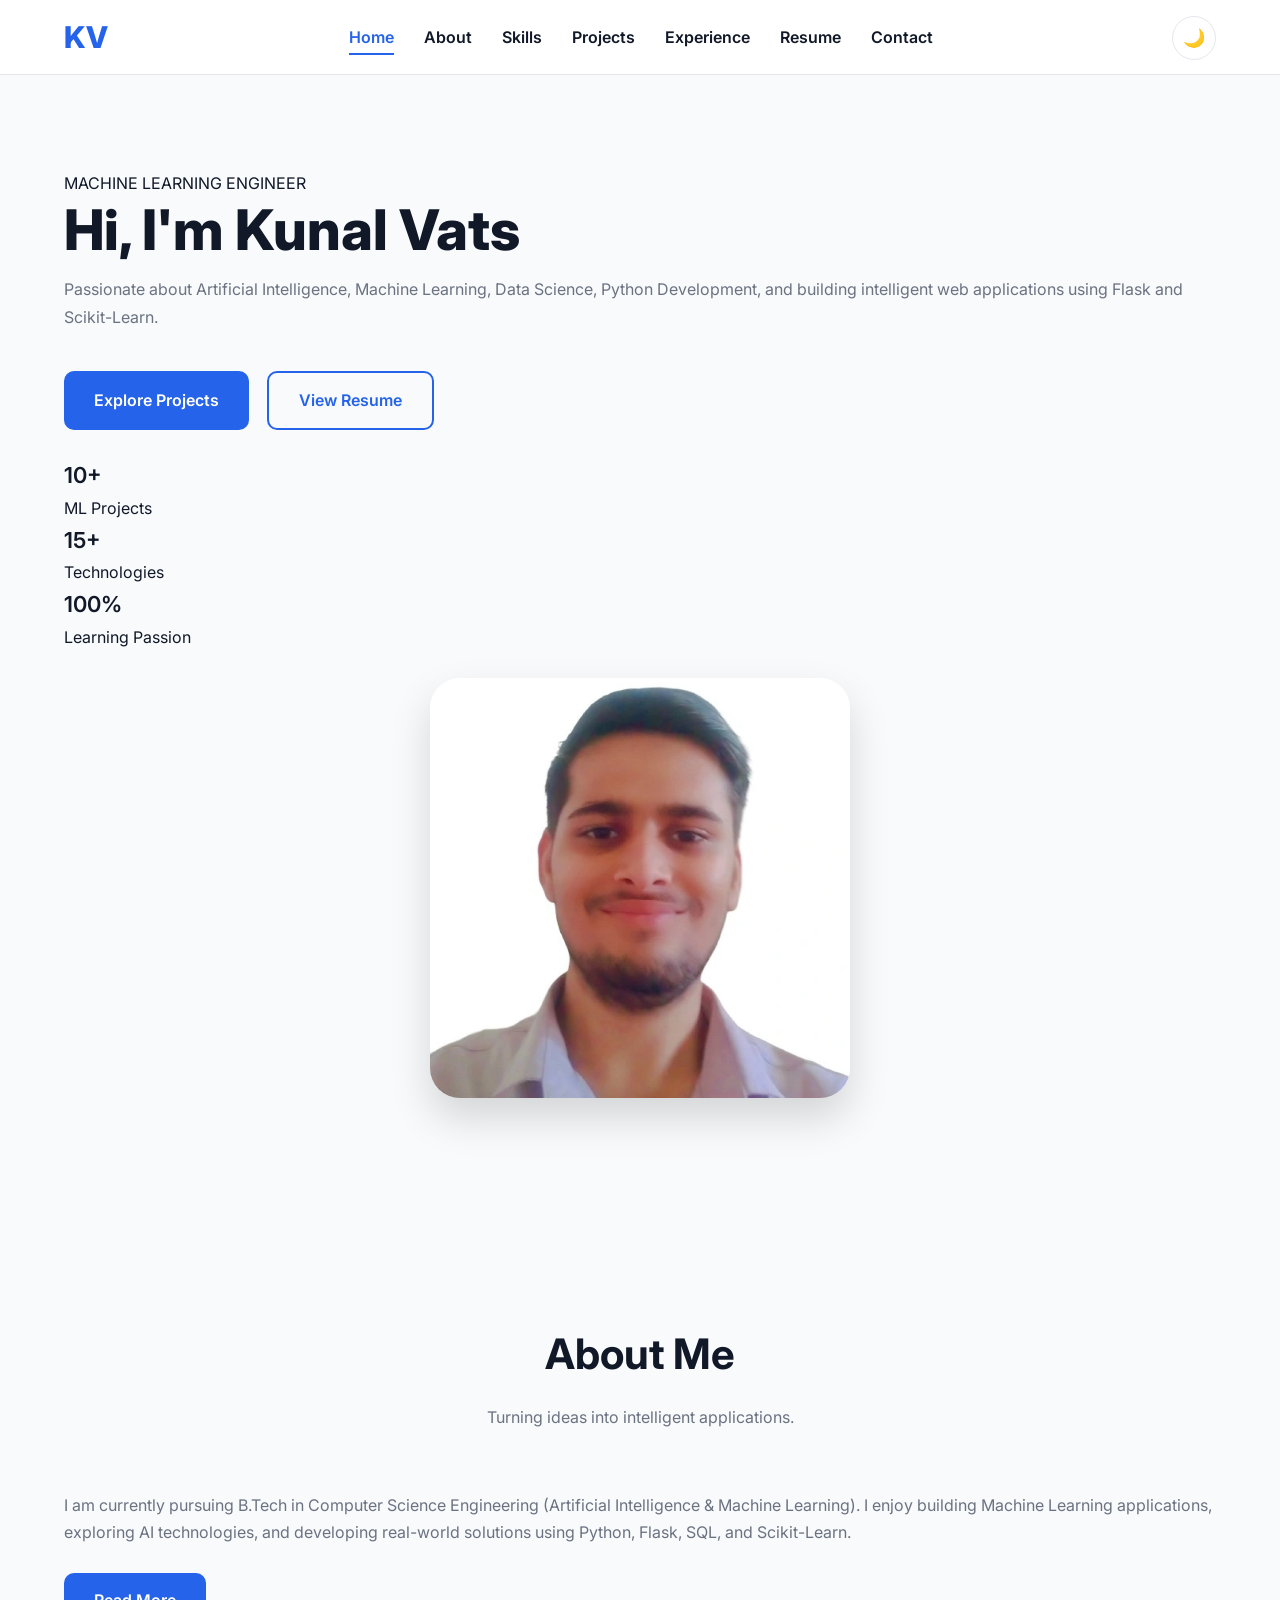
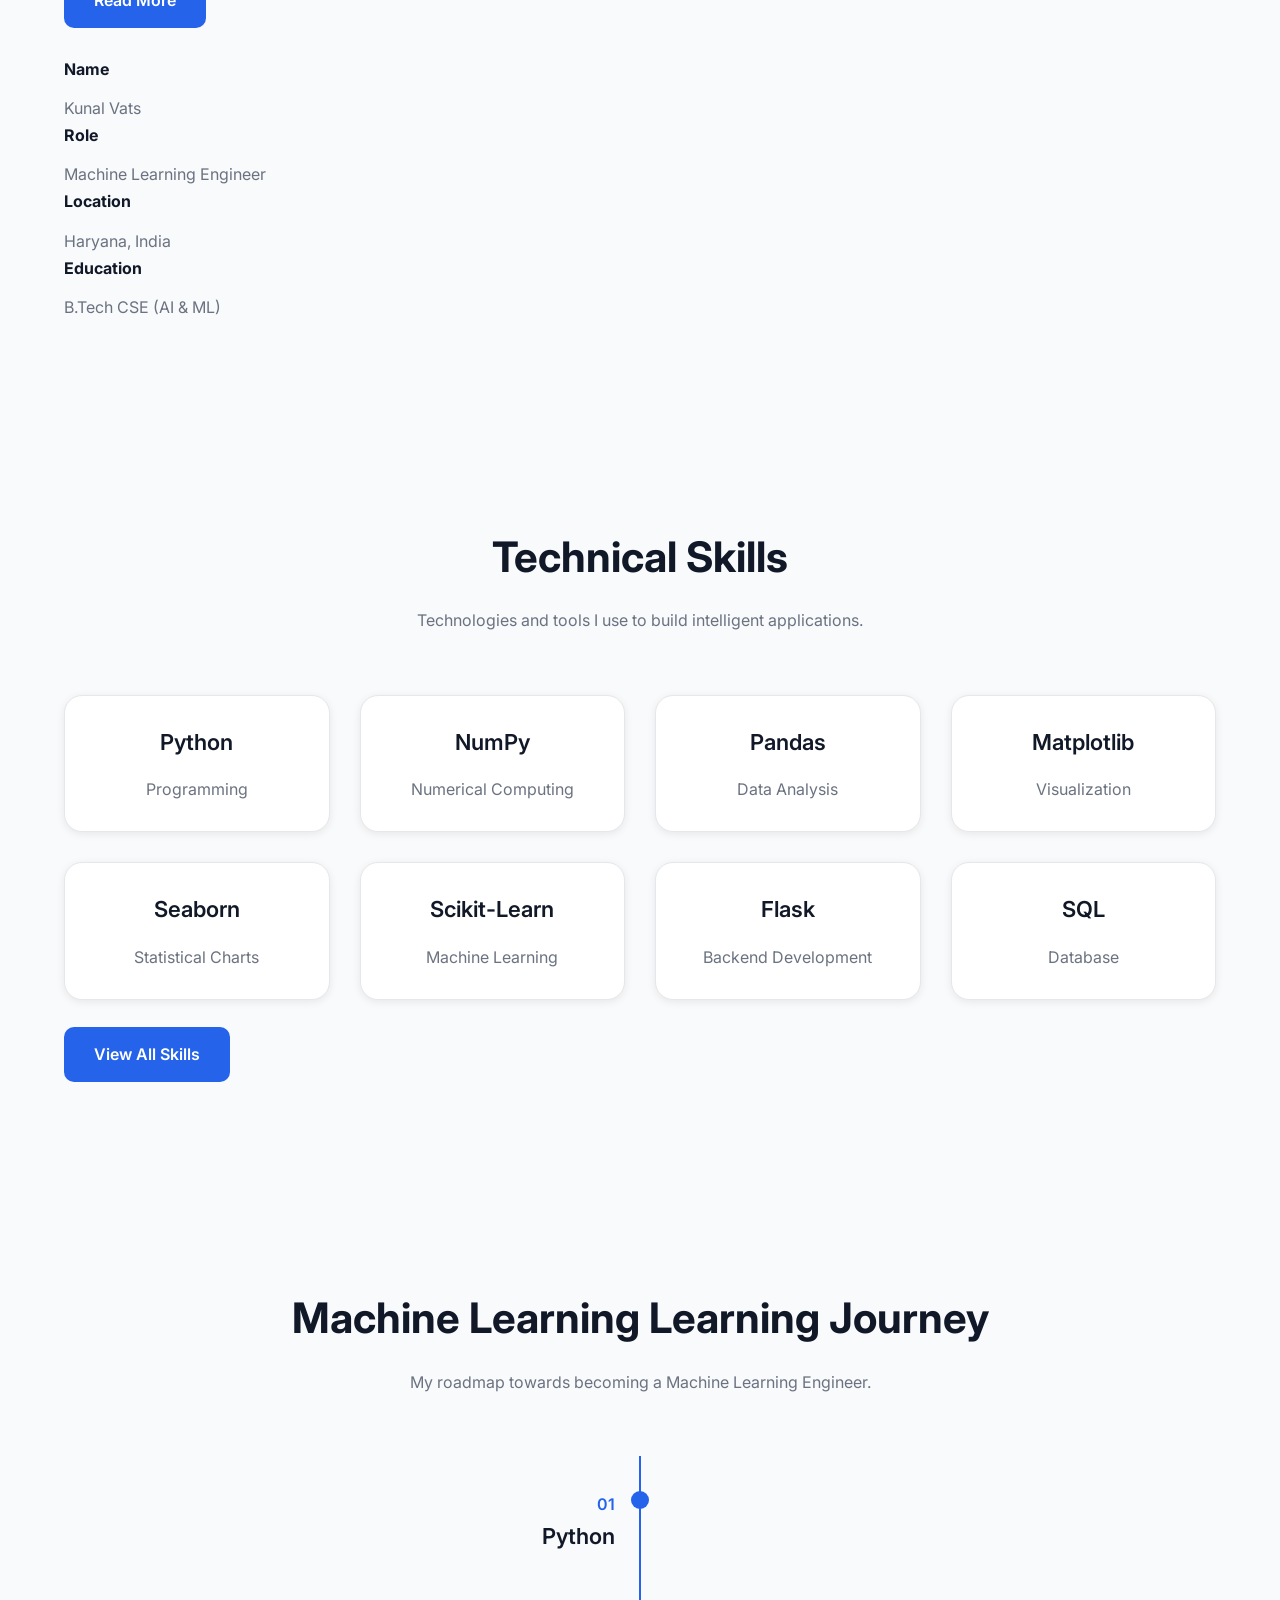
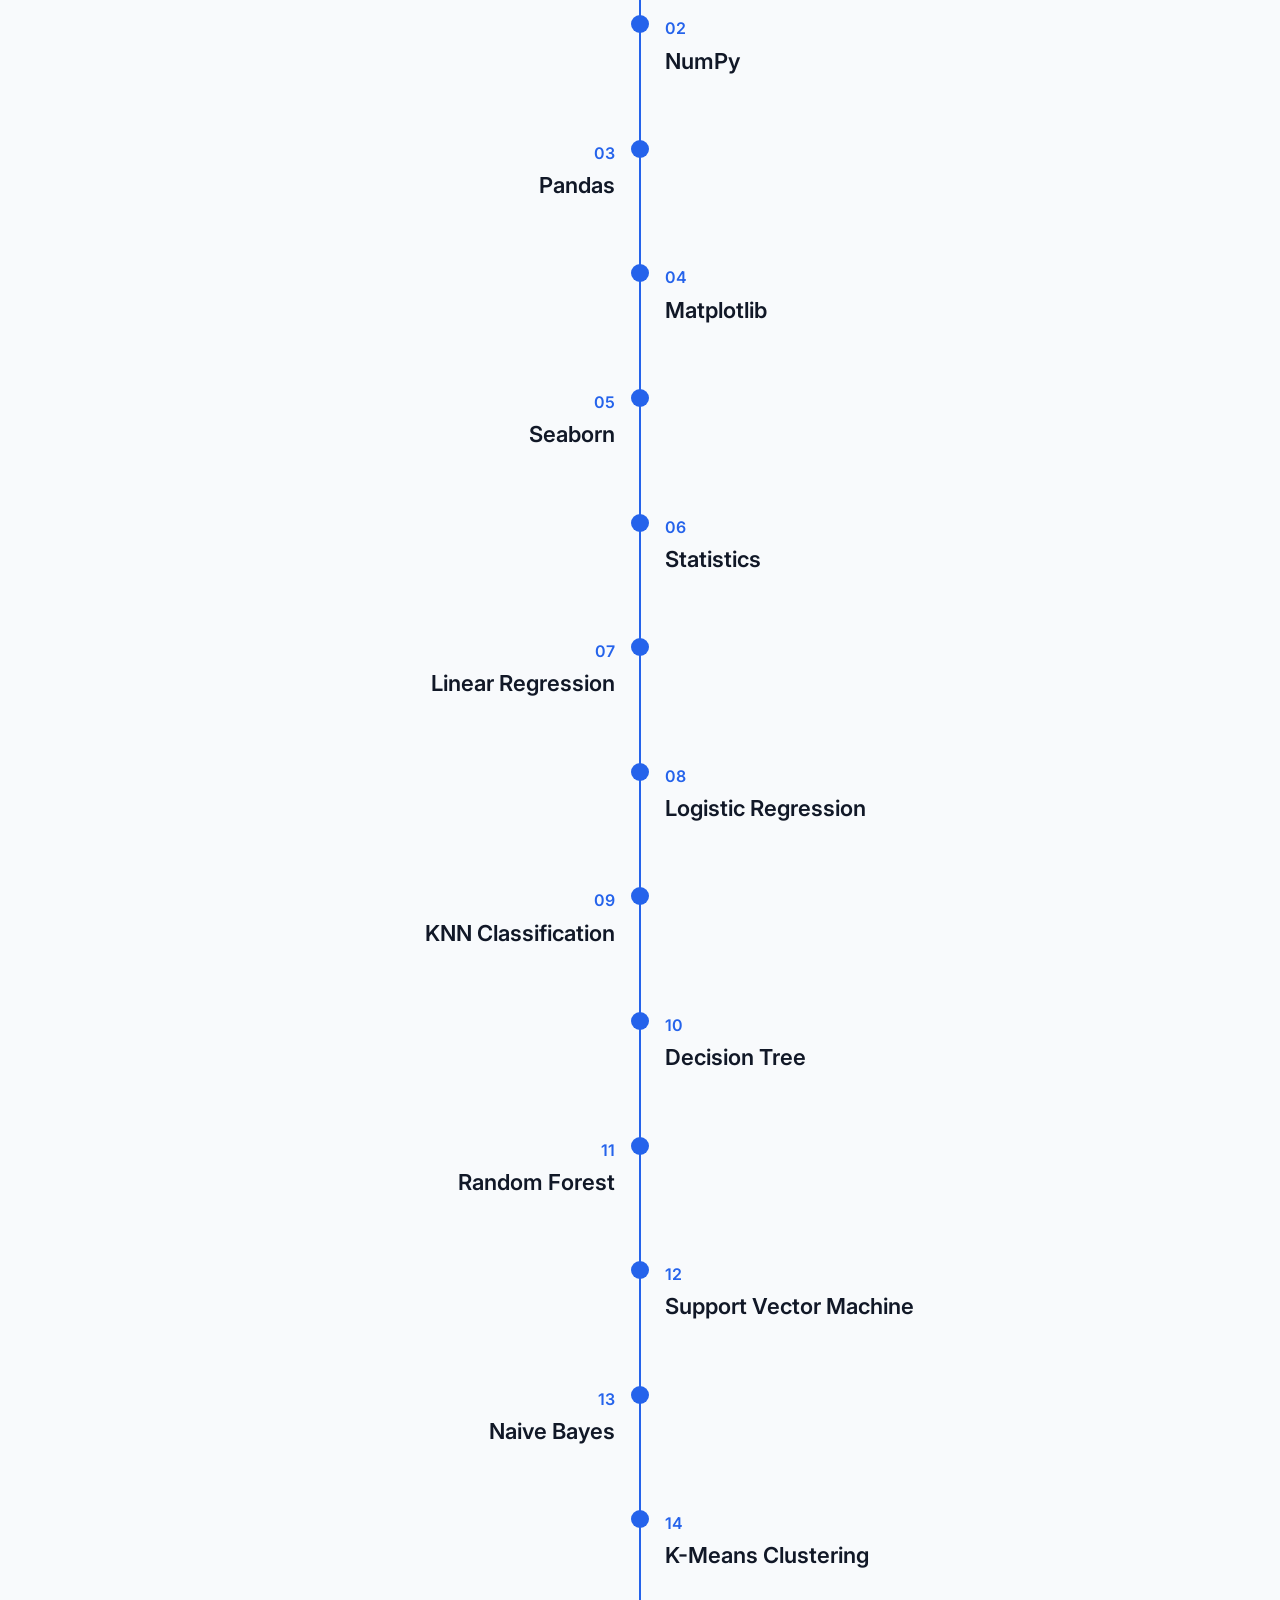
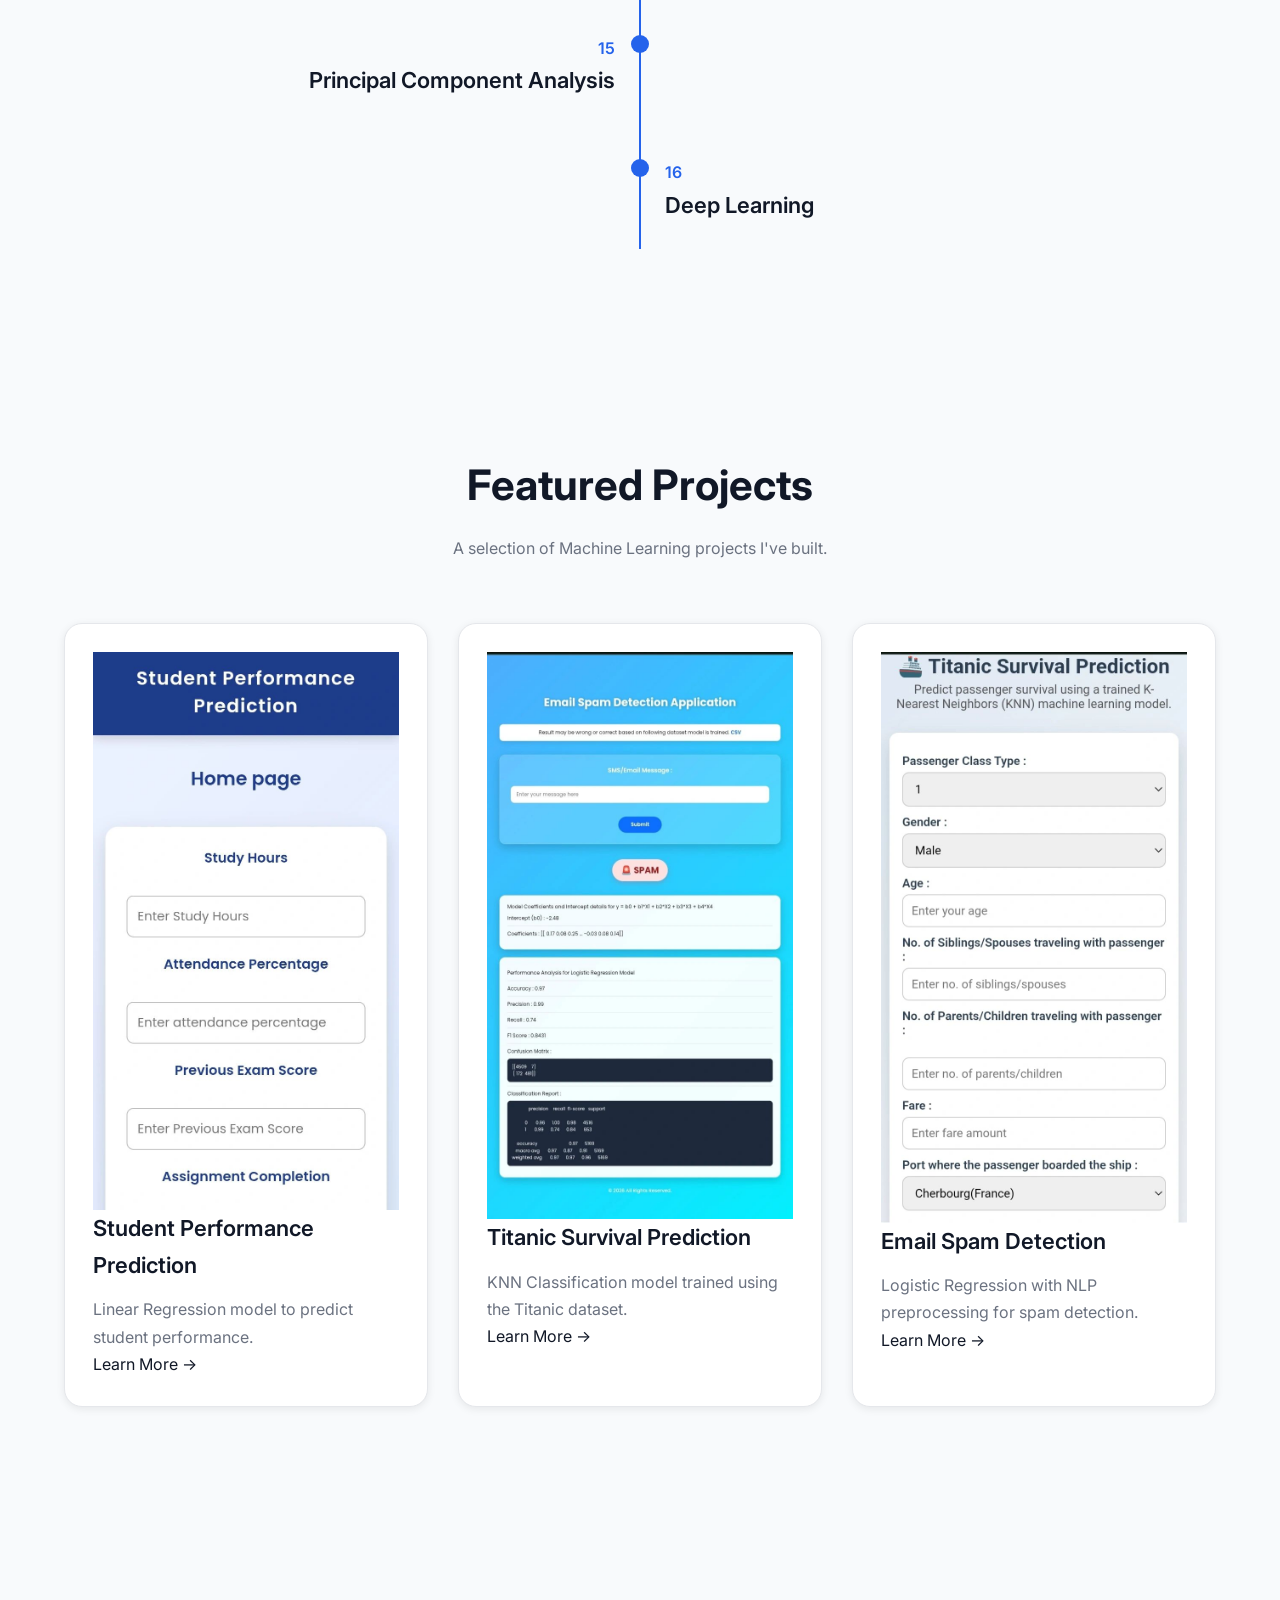
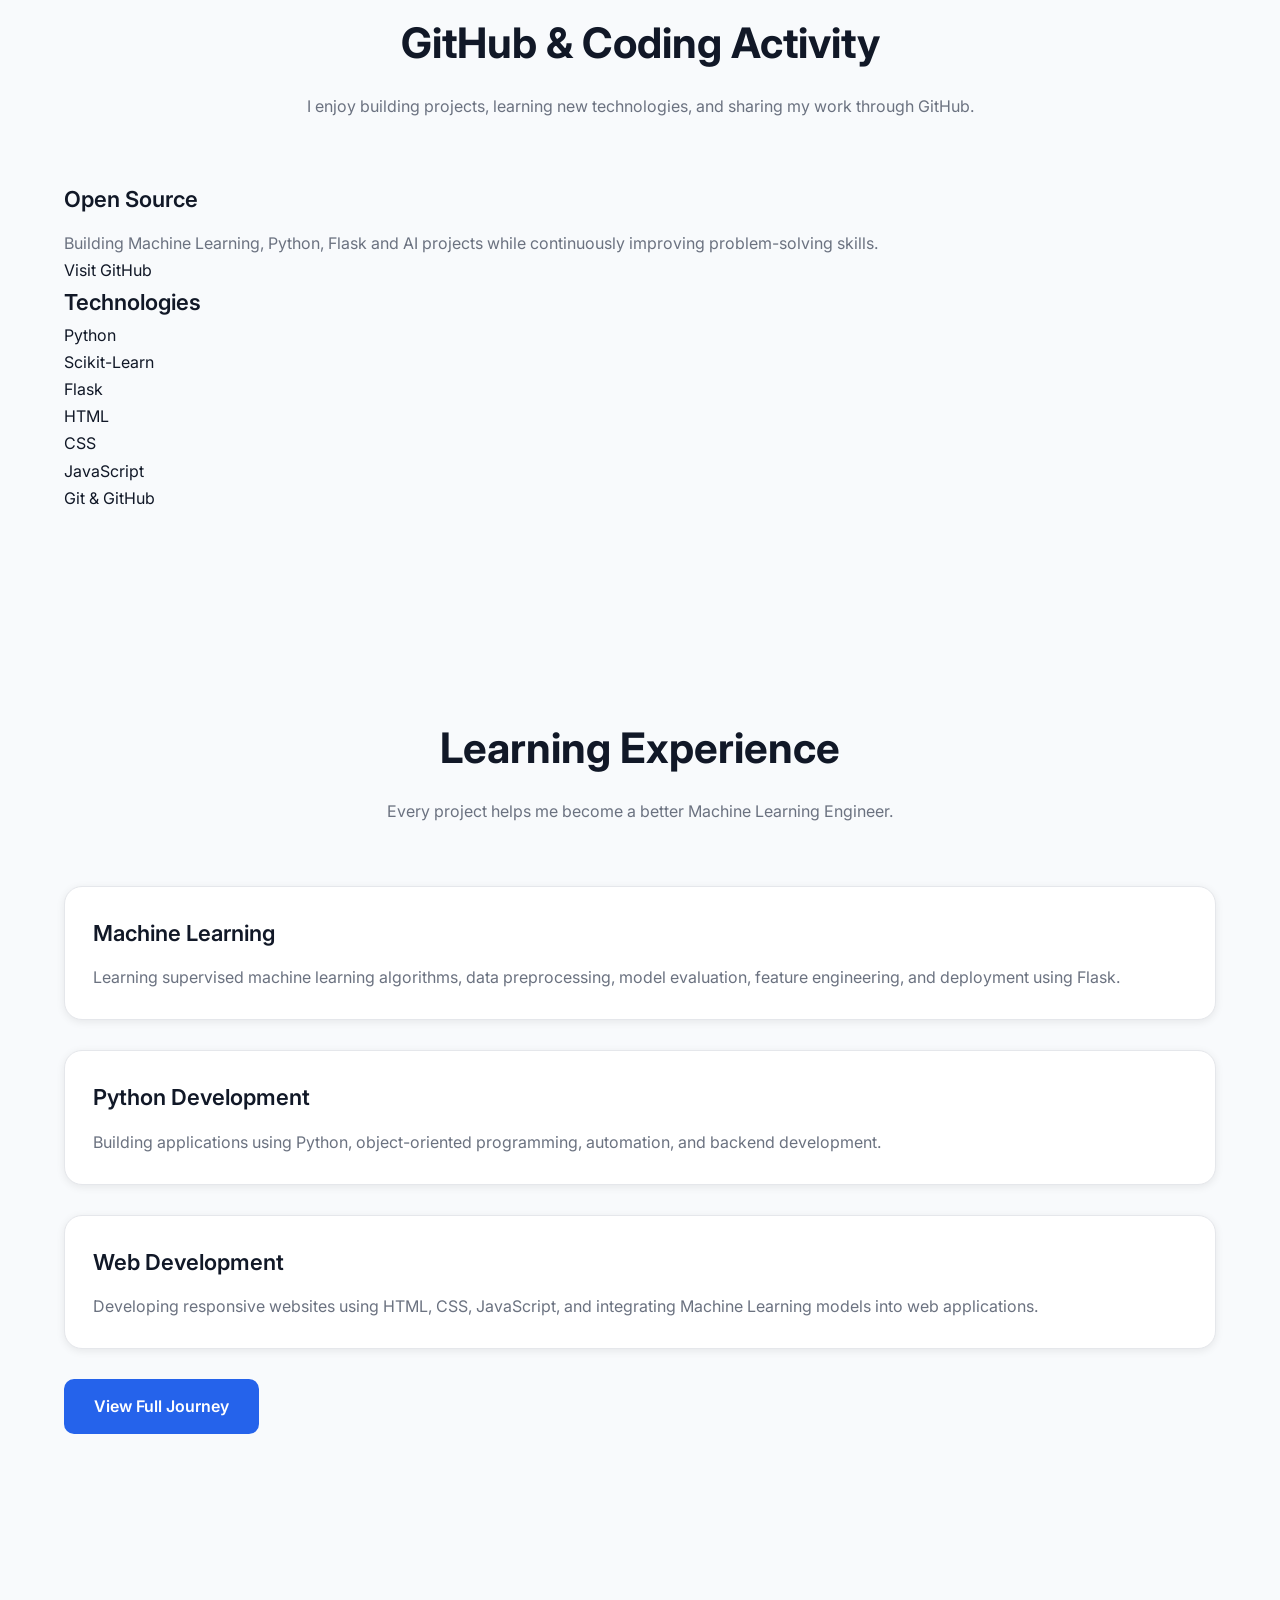
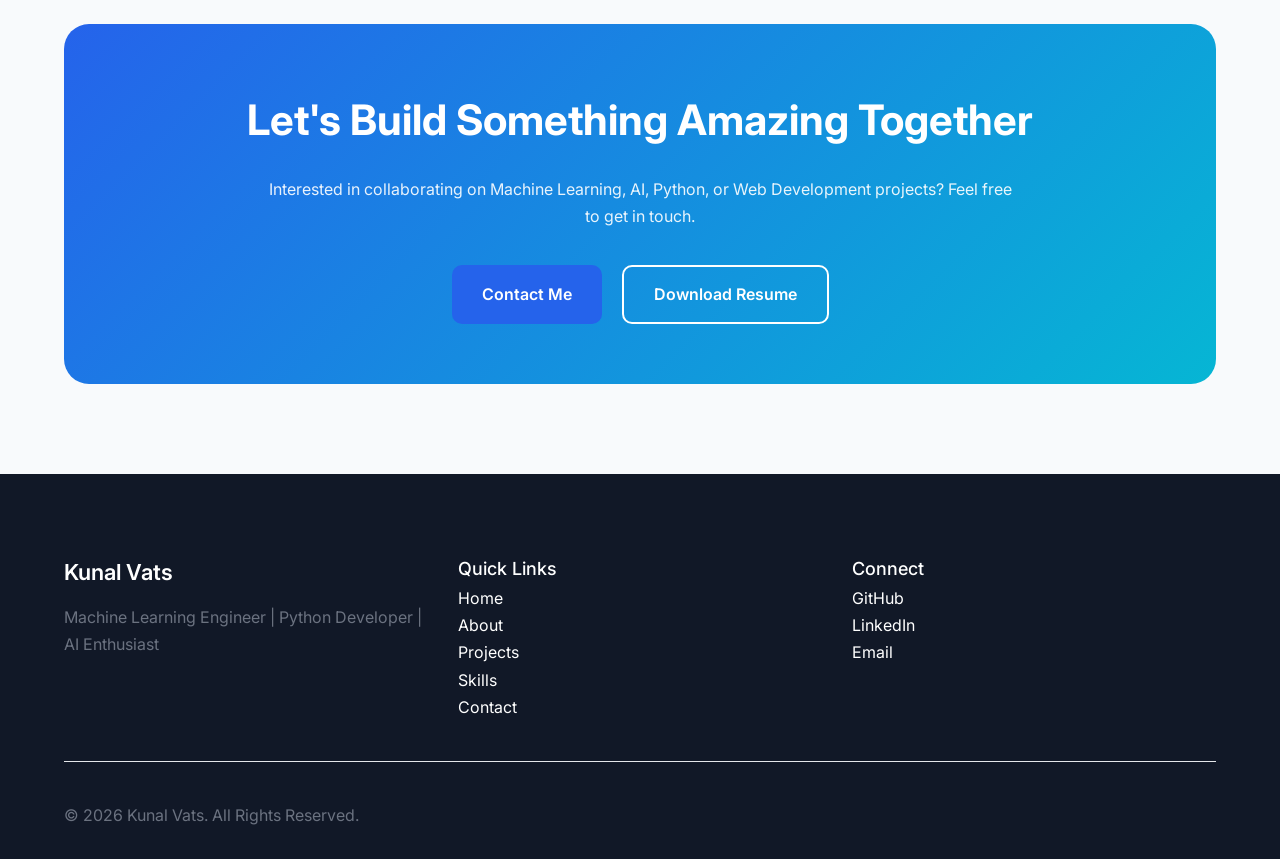
<file: index.html>
<!DOCTYPE html>
<html lang="en">

<head>
    <!-- ========================================= -->
    <!-- Basic Meta Tags -->
    <!-- ========================================= -->
    <meta charset="UTF-8">
    <meta name="viewport" content="width=device-width, initial-scale=1.0">

    <title>Kunal Vats | Machine Learning Engineer</title>

    <meta name="description"
        content="Official portfolio of Kunal Vats - Machine Learning Engineer, Python Developer and AI Enthusiast.">

    <meta name="keywords"
        content="Machine Learning, Artificial Intelligence, Python, Flask, Portfolio, Data Science, Scikit Learn">

    <meta name="author" content="Kunal Vats">

    <meta name="theme-color" content="#0F172A">

    <!-- Open Graph -->
    <meta property="og:title" content="Kunal Vats | Machine Learning Engineer">
    <meta property="og:description"
        content="Machine Learning Engineer Portfolio showcasing AI projects, Python development, and ML applications.">
    <meta property="og:type" content="website">

    <!-- Favicon -->
    <link rel="icon" href="favicon.ico">

    <!-- Google Font -->
    <link rel="preconnect" href="https://fonts.googleapis.com">
    <link rel="preconnect" href="https://fonts.gstatic.com" crossorigin>

    <link href="https://fonts.googleapis.com/css2?family=Inter:wght@300;400;500;600;700;800&display=swap"
        rel="stylesheet">

    <!-- CSS -->
    <link rel="stylesheet" href="assets/css/variables.css">
    <link rel="stylesheet" href="assets/css/style.css">
    <link rel="stylesheet" href="assets/css/animations.css">
    <link rel="stylesheet" href="assets/css/responsive.css">

</head>

<body>

    <!-- ========================================= -->
    <!-- Scroll Progress -->
    <!-- ========================================= -->

    <div id="progressBar"></div>

    <!-- ========================================= -->
    <!-- Header -->
    <!-- ========================================= -->

    <header class="header">

        <div class="container">

            <div class="navbar">

                <!-- Logo -->

                <a href="index.html" class="logo">

                    <span>KV</span>

                </a>

                <!-- Navigation -->

                <nav class="nav-menu">

                    <ul>

                        <li>
                            <a href="index.html" class="active">
                                Home
                            </a>
                        </li>

                        <li>
                            <a href="about.html">
                                About
                            </a>
                        </li>

                        <li>
                            <a href="skills.html">
                                Skills
                            </a>
                        </li>

                        <li>
                            <a href="projects.html">
                                Projects
                            </a>
                        </li>

                        <li>
                            <a href="experience.html">
                                Experience
                            </a>
                        </li>

                        <li>
                            <a href="resume.html">
                                Resume
                            </a>
                        </li>

                        <li>
                            <a href="contact.html">
                                Contact
                            </a>
                        </li>

                    </ul>

                </nav>

                <!-- Right Buttons -->

                <div class="nav-actions">

                    <button id="themeToggle">

                        🌙

                    </button>

                    <button class="menu-btn">

                        ☰

                    </button>

                </div>

            </div>

        </div>

    </header>

    <!-- ========================================= -->
    <!-- Hero Section -->
    <!-- ========================================= -->

    <section class="hero">

        <div class="container hero-grid">

            <!-- Left -->

            <div class="hero-content">

                <span class="hero-tag">

                    MACHINE LEARNING ENGINEER

                </span>

                <h1>

                    Hi,

                    I'm

                    <span>

                        Kunal Vats

                    </span>

                </h1>

                <h2>

                    <span id="typing"></span>

                </h2>

                <p>

                    Passionate about Artificial Intelligence,
                    Machine Learning, Data Science,
                    Python Development, and building
                    intelligent web applications using
                    Flask and Scikit-Learn.

                </p>

                <div class="hero-buttons">

                    <a href="projects.html" class="btn primary-btn">

                        Explore Projects

                    </a>

                    <a href="resume.html" class="btn secondary-btn">

                        View Resume

                    </a>

                </div>
                <br>
                <!-- Quick Stats -->

                <div class="hero-stats">

                    <div>

                        <h3>

                            10+

                        </h3>

                        <span>

                            ML Projects

                        </span>

                    </div>

                    <div>

                        <h3>

                            15+

                        </h3>

                        <span>

                            Technologies

                        </span>

                    </div>

                    <div>

                        <h3>

                            100%

                        </h3>

                        <span>

                            Learning Passion

                        </span>

                    </div>

                </div>

            </div>
            <br>
            <!-- Right -->

            <div class="hero-image">

                <div class="profile-card">

                    <img src="assets/images/profile.png"
                        alt="Kunal Vats">

                </div>

            </div>

        </div>

    </section>

    <!-- ========================================= -->
    <!-- About Preview -->
    <!-- ========================================= -->

    <section class="about-preview">

        <div class="container">

            <div class="section-heading">

                <h2>

                    About Me

                </h2>

                <p>

                    Turning ideas into intelligent applications.

                </p>

            </div>

            <div class="about-preview-grid">

                <div>

                    <p>

                        I am currently pursuing B.Tech in Computer Science
                        Engineering (Artificial Intelligence & Machine Learning).

                        I enjoy building Machine Learning applications,
                        exploring AI technologies,
                        and developing real-world solutions using
                        Python, Flask, SQL, and Scikit-Learn.

                    </p>
                    <br>
                    <a href="about.html" class="btn primary-btn">

                        Read More

                    </a>

                </div>
                <br>
                <div class="about-card">

                    <div>

                        <strong>Name</strong>

                        <p>Kunal Vats</p>

                    </div>

                    <div>

                        <strong>Role</strong>

                        <p>Machine Learning Engineer</p>

                    </div>

                    <div>

                        <strong>Location</strong>

                        <p>Haryana, India</p>

                    </div>

                    <div>

                        <strong>Education</strong>

                        <p>B.Tech CSE (AI & ML)</p>

                    </div>

                </div>

            </div>

        </div>

    </section>
    
        <!-- ========================================= -->
    <!-- Skills Preview -->
    <!-- ========================================= -->

    <section class="skills-preview">

        <div class="container">

            <div class="section-heading">

                <h2>

                    Technical Skills

                </h2>

                <p>

                    Technologies and tools I use to build intelligent applications.

                </p>

            </div>

            <div class="skills-grid">

                <div class="skill-card">
                    <h3>Python</h3>
                    <p>Programming</p>
                </div>

                <div class="skill-card">
                    <h3>NumPy</h3>
                    <p>Numerical Computing</p>
                </div>

                <div class="skill-card">
                    <h3>Pandas</h3>
                    <p>Data Analysis</p>
                </div>

                <div class="skill-card">
                    <h3>Matplotlib</h3>
                    <p>Visualization</p>
                </div>

                <div class="skill-card">
                    <h3>Seaborn</h3>
                    <p>Statistical Charts</p>
                </div>

                <div class="skill-card">
                    <h3>Scikit-Learn</h3>
                    <p>Machine Learning</p>
                </div>

                <div class="skill-card">
                    <h3>Flask</h3>
                    <p>Backend Development</p>
                </div>

                <div class="skill-card">
                    <h3>SQL</h3>
                    <p>Database</p>
                </div>

            </div>
             <br>
            <div class="section-button">

                <a href="skills.html" class="btn primary-btn">

                    View All Skills

                </a>

            </div>

        </div>

    </section>

    <!-- ========================================= -->
    <!-- Machine Learning Roadmap -->
    <!-- ========================================= -->

    <section class="roadmap">

        <div class="container">

            <div class="section-heading">

                <h2>

                    Machine Learning Learning Journey

                </h2>

                <p>

                    My roadmap towards becoming a Machine Learning Engineer.

                </p>

            </div>

            <div class="timeline">

                <div class="timeline-item completed">
                    <span>01</span>
                    <h3>Python</h3>
                </div>

                <div class="timeline-item completed">
                    <span>02</span>
                    <h3>NumPy</h3>
                </div>

                <div class="timeline-item completed">
                    <span>03</span>
                    <h3>Pandas</h3>
                </div>

                <div class="timeline-item completed">
                    <span>04</span>
                    <h3>Matplotlib</h3>
                </div>

                <div class="timeline-item completed">
                    <span>05</span>
                    <h3>Seaborn</h3>
                </div>

                <div class="timeline-item completed">
                    <span>06</span>
                    <h3>Statistics</h3>
                </div>

                <div class="timeline-item completed">
                    <span>07</span>
                    <h3>Linear Regression</h3>
                </div>

                <div class="timeline-item completed">
                    <span>08</span>
                    <h3>Logistic Regression</h3>
                </div>

                <div class="timeline-item completed">
                    <span>09</span>
                    <h3>KNN Classification</h3>
                </div>

                <div class="timeline-item">
                    <span>10</span>
                    <h3>Decision Tree</h3>
                </div>

                <div class="timeline-item">
                    <span>11</span>
                    <h3>Random Forest</h3>
                </div>

                <div class="timeline-item">
                    <span>12</span>
                    <h3>Support Vector Machine</h3>
                </div>

                <div class="timeline-item">
                    <span>13</span>
                    <h3>Naive Bayes</h3>
                </div>

                <div class="timeline-item">
                    <span>14</span>
                    <h3>K-Means Clustering</h3>
                </div>

                <div class="timeline-item">
                    <span>15</span>
                    <h3>Principal Component Analysis</h3>
                </div>

                <div class="timeline-item">
                    <span>16</span>
                    <h3>Deep Learning</h3>
                </div>

            </div>

        </div>

    </section>

    <!-- ========================================= -->
    <!-- Featured Projects -->
    <!-- ========================================= -->

    <section class="featured-projects">

        <div class="container">

            <div class="section-heading">

                <h2>

                    Featured Projects

                </h2>

                <p>

                    A selection of Machine Learning projects I've built.

                </p>

            </div>

            <div class="projects-grid">

                <article class="project-card">

                    <img src="assets/images/project1.jpeg"
                        alt="Student Performance Prediction">

                    <h3>

                        Student Performance Prediction

                    </h3>

                    <p>

                        Linear Regression model to predict student performance.

                    </p>

                    <a href="projects.html">

                        Learn More →

                    </a>

                </article>

                <article class="project-card">

                    <img src="assets/images/project2.jpeg"
                        alt="Titanic Survival Prediction">

                    <h3>

                        Titanic Survival Prediction

                    </h3>

                    <p>

                        KNN Classification model trained using the Titanic dataset.

                    </p>

                    <a href="projects.html">

                        Learn More →

                    </a>

                </article>

                <article class="project-card">

                    <img src="assets/images/project3.jpeg"
                        alt="Email Spam Detection">

                    <h3>

                        Email Spam Detection

                    </h3>

                    <p>

                        Logistic Regression with NLP preprocessing for spam detection.

                    </p>

                    <a href="projects.html">

                        Learn More →

                    </a>

                </article>

            </div>

        </div>

    </section>

        <!-- ========================================= -->
    <!-- GitHub & Coding Statistics -->
    <!-- ========================================= -->

    <section class="github-section">

        <div class="container">

            <div class="section-heading">

                <h2>

                    GitHub & Coding Activity

                </h2>

                <p>

                    I enjoy building projects, learning new technologies, and sharing
                    my work through GitHub.

                </p>

            </div>

            <div class="github-grid">

                <div class="github-card">

                    <h3>

                        Open Source

                    </h3>

                    <p>

                        Building Machine Learning, Python, Flask and AI projects
                        while continuously improving problem-solving skills.

                    </p>

                    <a href="https://github.com/practical-work" target="_blank">

                        Visit GitHub

                    </a>

                </div>

                <div class="github-card">

                    <h3>

                        Technologies

                    </h3>

                    <ul>

                        <li>Python</li>

                        <li>Scikit-Learn</li>

                        <li>Flask</li>

                        <li>HTML</li>

                        <li>CSS</li>

                        <li>JavaScript</li>

                        <li>Git & GitHub</li>

                    </ul>

                </div>

            </div>

        </div>

    </section>

    <!-- ========================================= -->
    <!-- Learning Experience -->
    <!-- ========================================= -->

    <section class="experience-preview">

        <div class="container">

            <div class="section-heading">

                <h2>

                    Learning Experience

                </h2>

                <p>

                    Every project helps me become a better Machine Learning Engineer.

                </p>

            </div>

            <div class="experience-grid">

                <div class="experience-card">

                    <h3>

                        Machine Learning

                    </h3>

                    <p>

                        Learning supervised machine learning algorithms,
                        data preprocessing, model evaluation, feature engineering,
                        and deployment using Flask.

                    </p>

                </div>

                <div class="experience-card">

                    <h3>

                        Python Development

                    </h3>

                    <p>

                        Building applications using Python, object-oriented programming,
                        automation, and backend development.

                    </p>

                </div>

                <div class="experience-card">

                    <h3>

                        Web Development

                    </h3>

                    <p>

                        Developing responsive websites using HTML, CSS,
                        JavaScript, and integrating Machine Learning models
                        into web applications.

                    </p>

                </div>

            </div>

            <div class="section-button">

                <a href="experience.html" class="btn primary-btn">

                    View Full Journey

                </a>

            </div>

        </div>

    </section>

    <!-- ========================================= -->
    <!-- Call To Action -->
    <!-- ========================================= -->

    <section class="cta-section">

        <div class="container">

            <div class="cta-card">

                <h2>

                    Let's Build Something Amazing Together

                </h2>

                <p>

                    Interested in collaborating on Machine Learning,
                    AI, Python, or Web Development projects?
                    Feel free to get in touch.

                </p>

                <div class="cta-buttons">

                    <a href="contact.html" class="btn primary-btn">

                        Contact Me

                    </a>

                    <a href="resume.html" class="btn secondary-btn">

                        Download Resume

                    </a>

                </div>

            </div>

        </div>

    </section>

    <!-- ========================================= -->
    <!-- Footer -->
    <!-- ========================================= -->

    <footer class="footer">

        <div class="container">

            <div class="footer-grid">

                <div>

                    <h3>

                        Kunal Vats

                    </h3>

                    <p>

                        Machine Learning Engineer |
                        Python Developer |
                        AI Enthusiast

                    </p>

                </div>

                <div>

                    <h4>

                        Quick Links

                    </h4>

                    <ul>

                        <li><a href="index.html">Home</a></li>

                        <li><a href="about.html">About</a></li>

                        <li><a href="projects.html">Projects</a></li>

                        <li><a href="skills.html">Skills</a></li>

                        <li><a href="contact.html">Contact</a></li>

                    </ul>

                </div>

                <div>

                    <h4>

                        Connect

                    </h4>

                    <ul>

                        <li>
                            <a href="https://github.com/practical-work" target="_blank">
                                GitHub
                            </a>
                        </li>

                        <li>
                            <a href="https://www.linkedin.com/in/kunal-vats-46b69b313?utm_source=share_via&utm_content=profile&utm_medium=member_android">
                                LinkedIn
                            </a>
                        </li>

                        <li>
                            <a href="#">
                                Email
                            </a>
                        </li>

                    </ul>

                </div>

            </div>

            <hr>

            <p class="copyright">

                © 2026 Kunal Vats. All Rights Reserved.

            </p>

        </div>

    </footer>

    <!-- ========================================= -->
    <!-- JavaScript Files -->
    <!-- ========================================= -->

    <script src="assets/js/theme.js"></script>
    <script src="assets/js/typing.js"></script>
    <script src="assets/js/particles.js"></script>
    <script src="assets/js/main.js"></script>

</body>

</html>
</file>
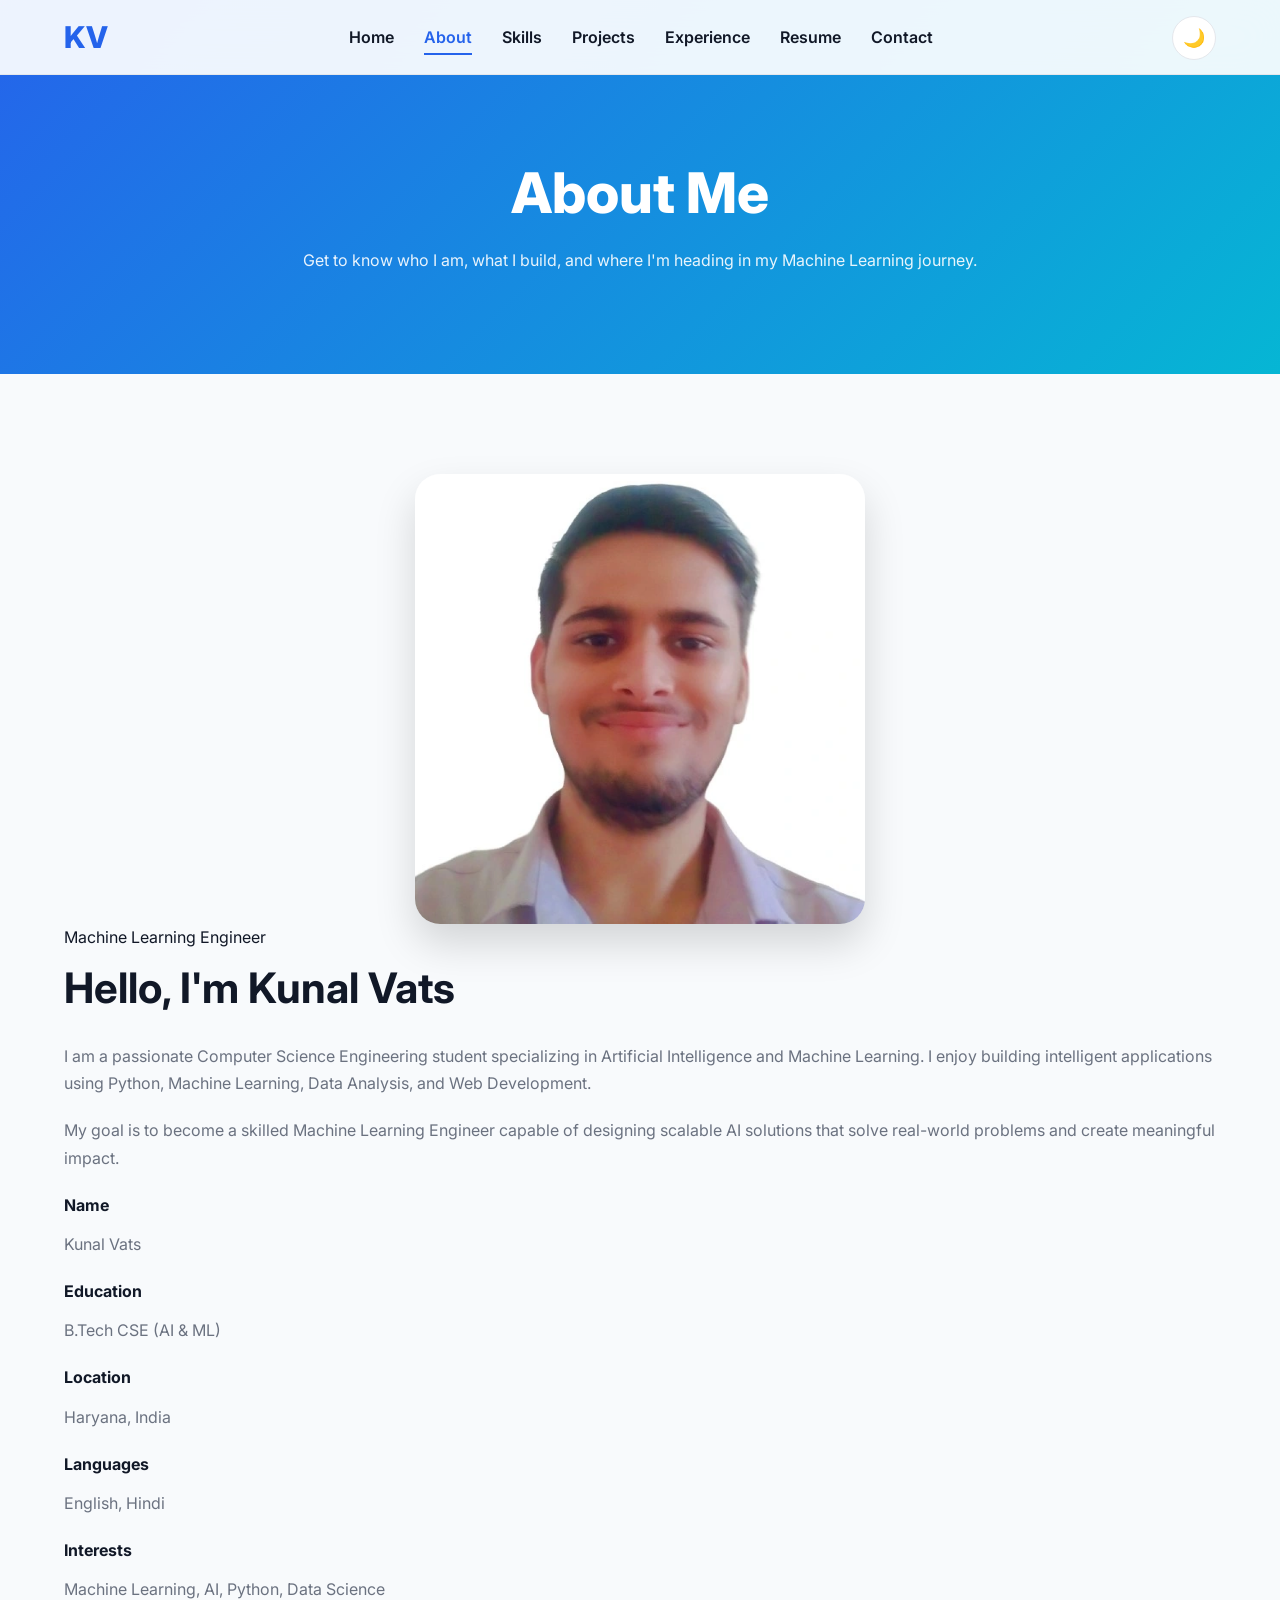
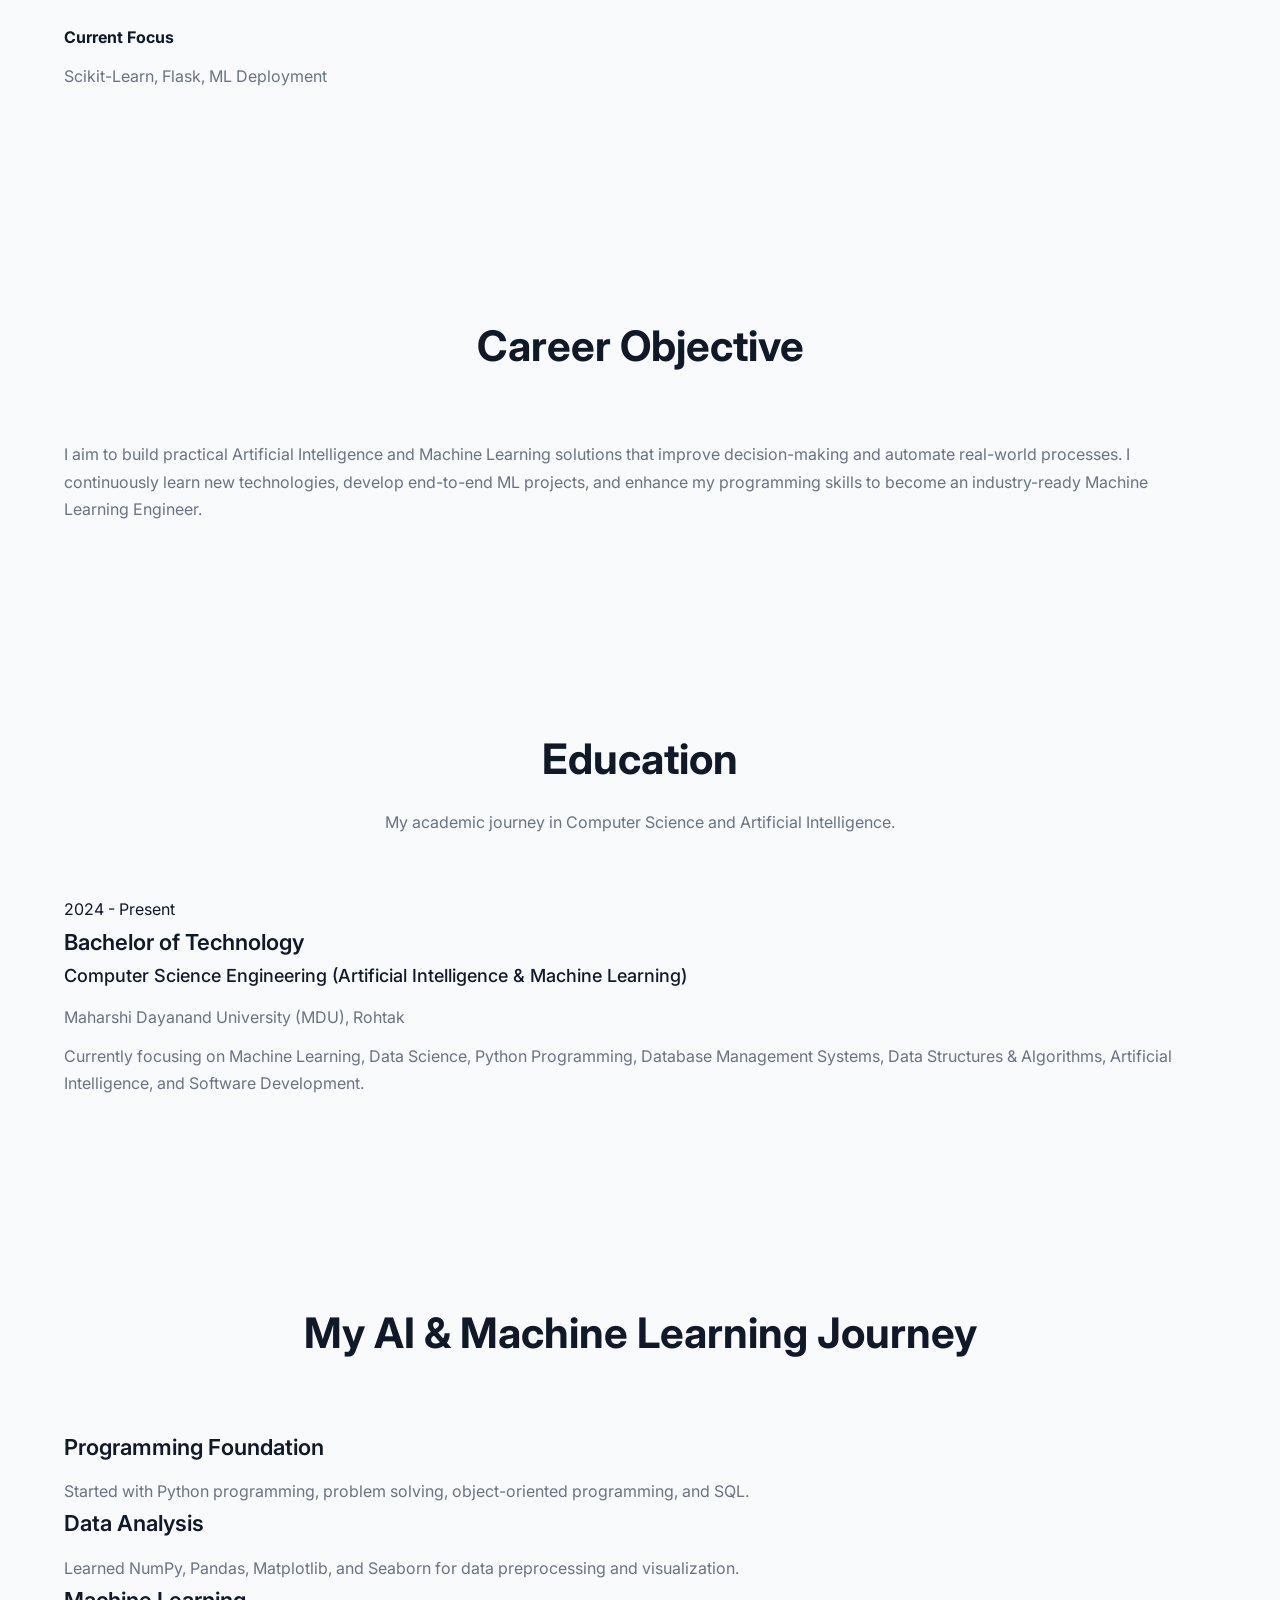
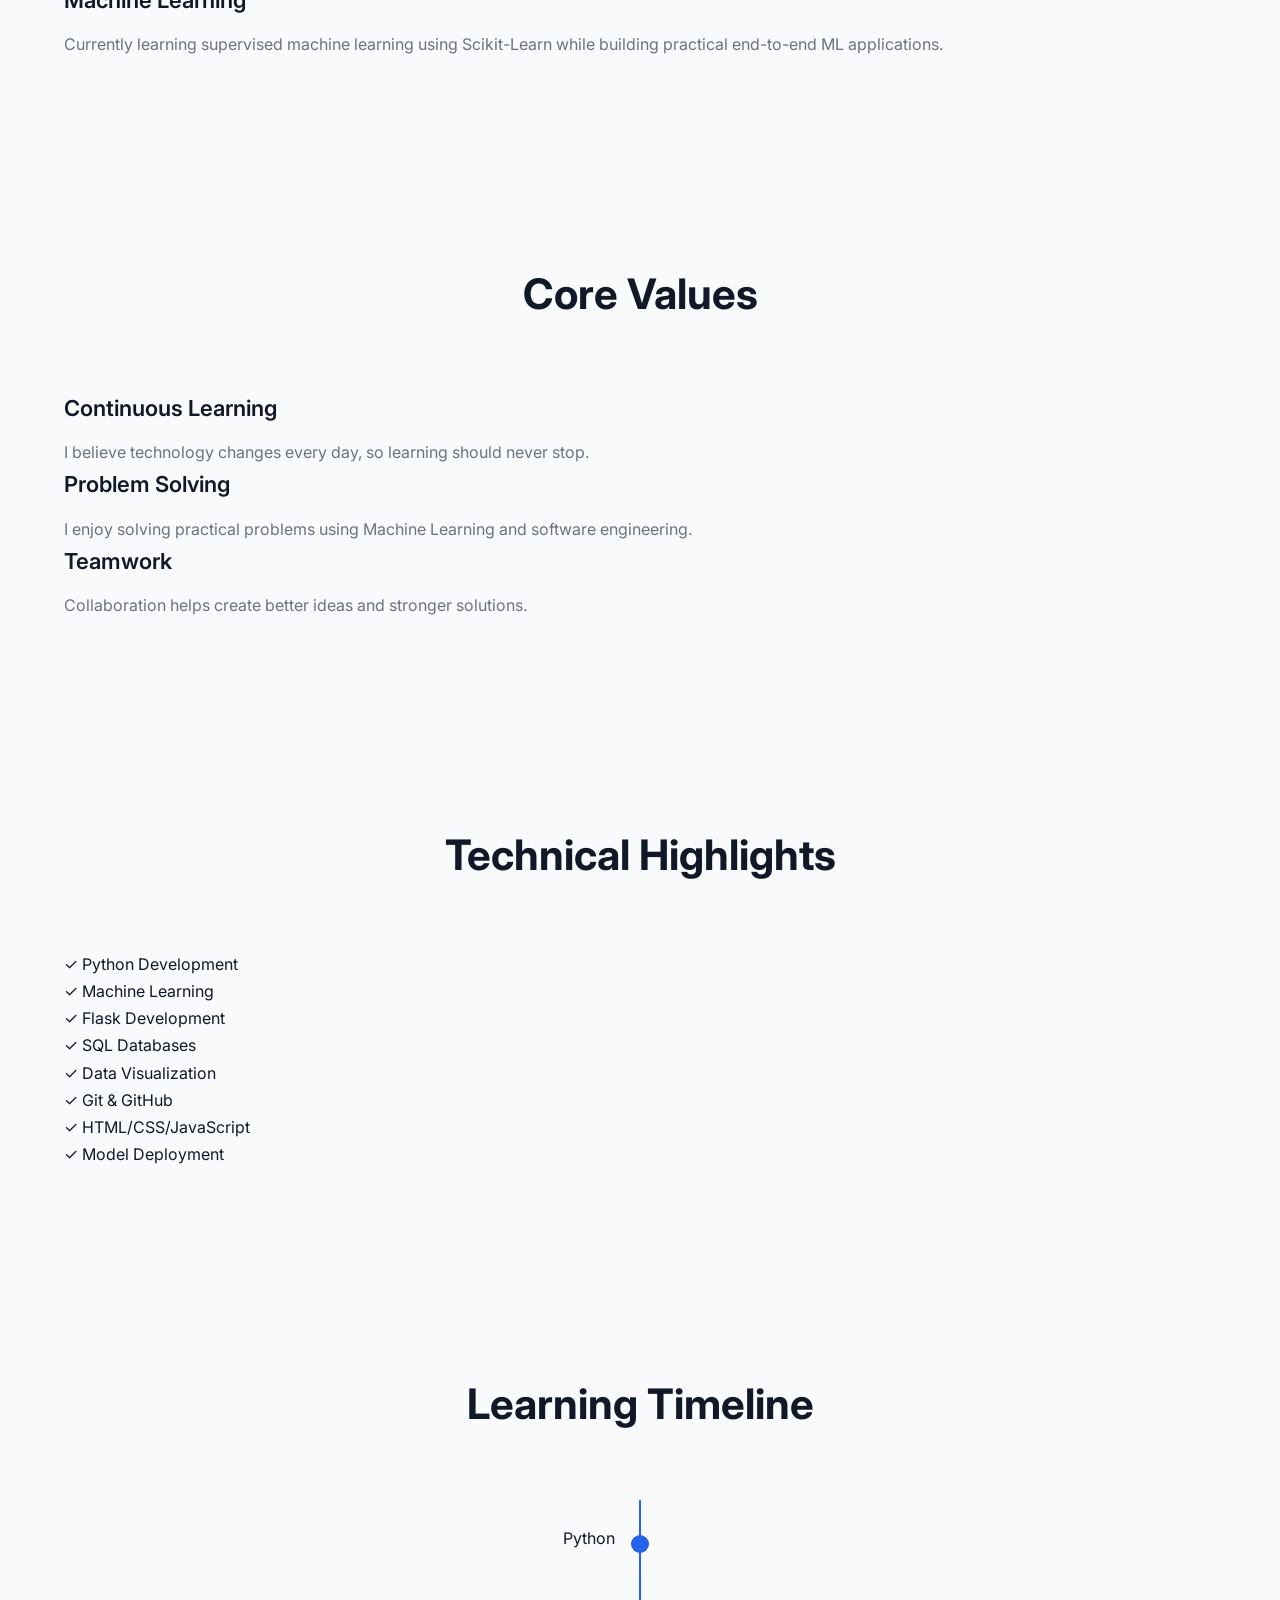
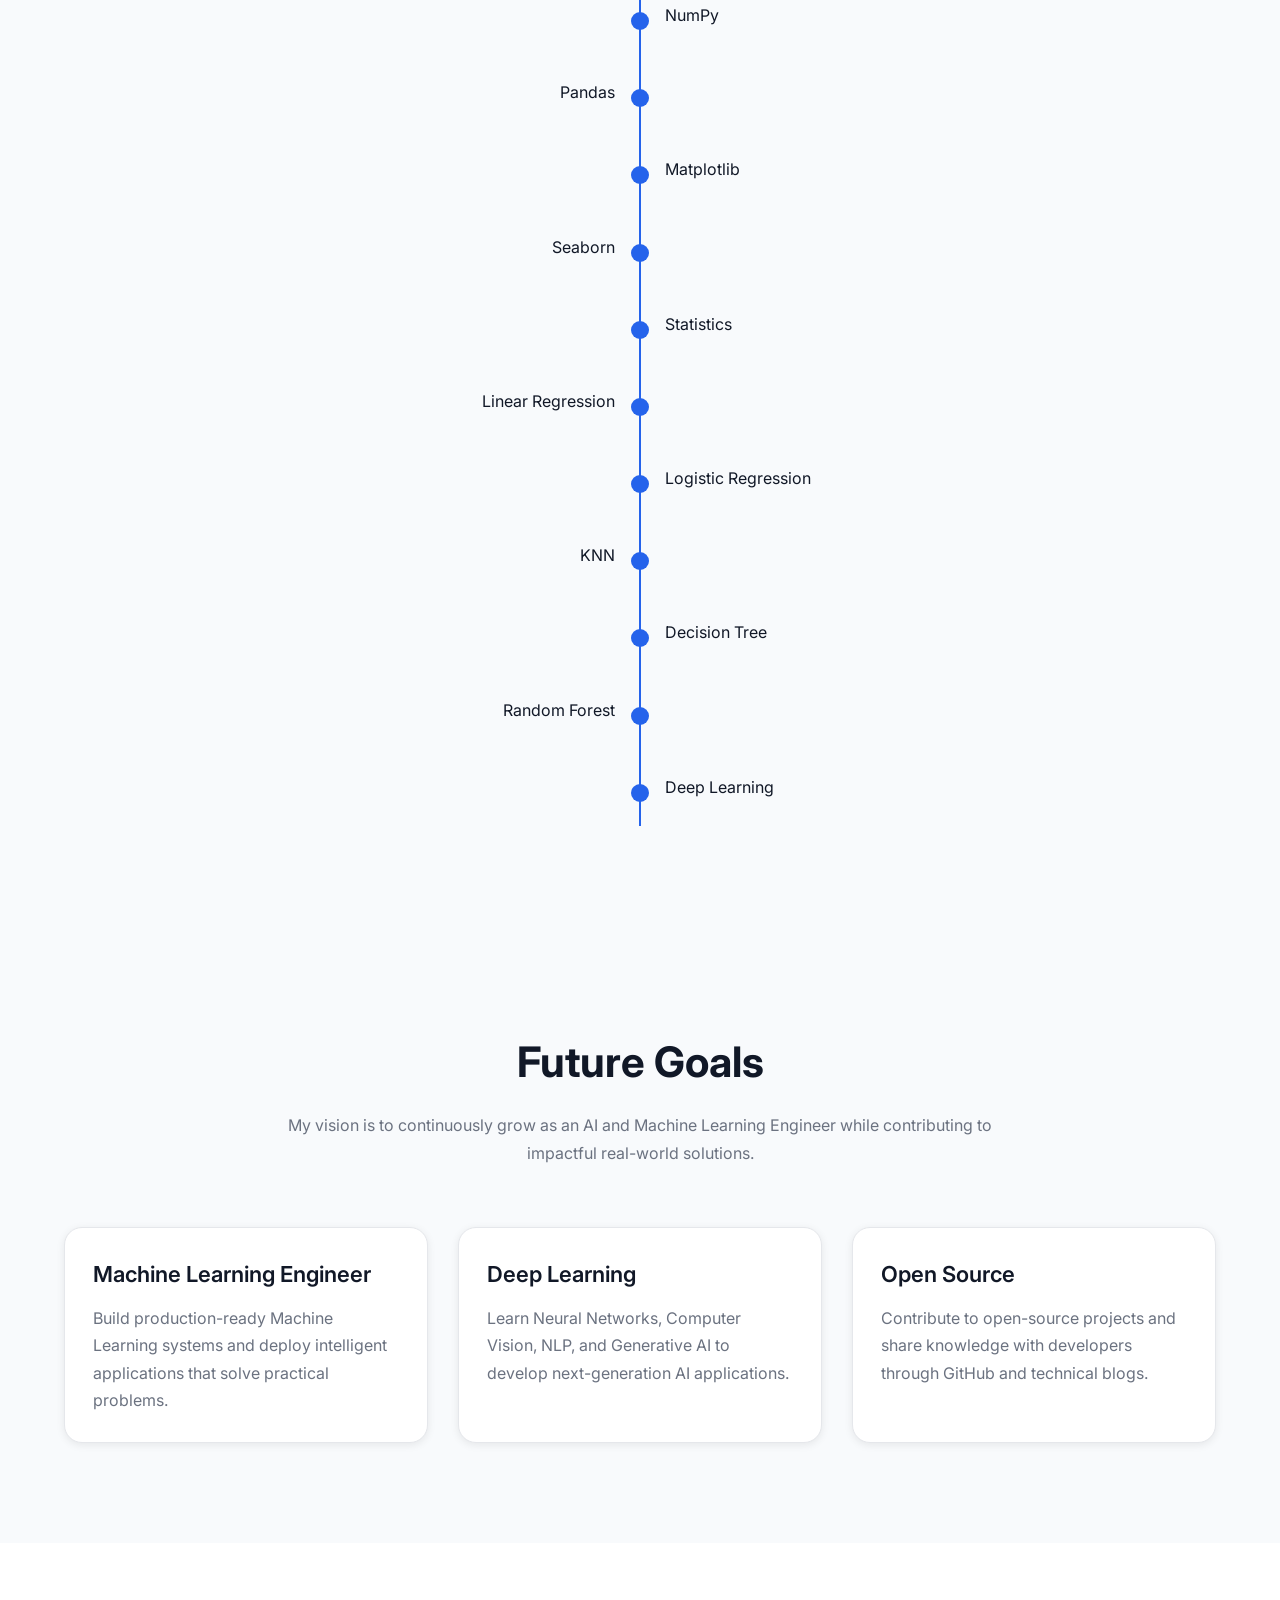
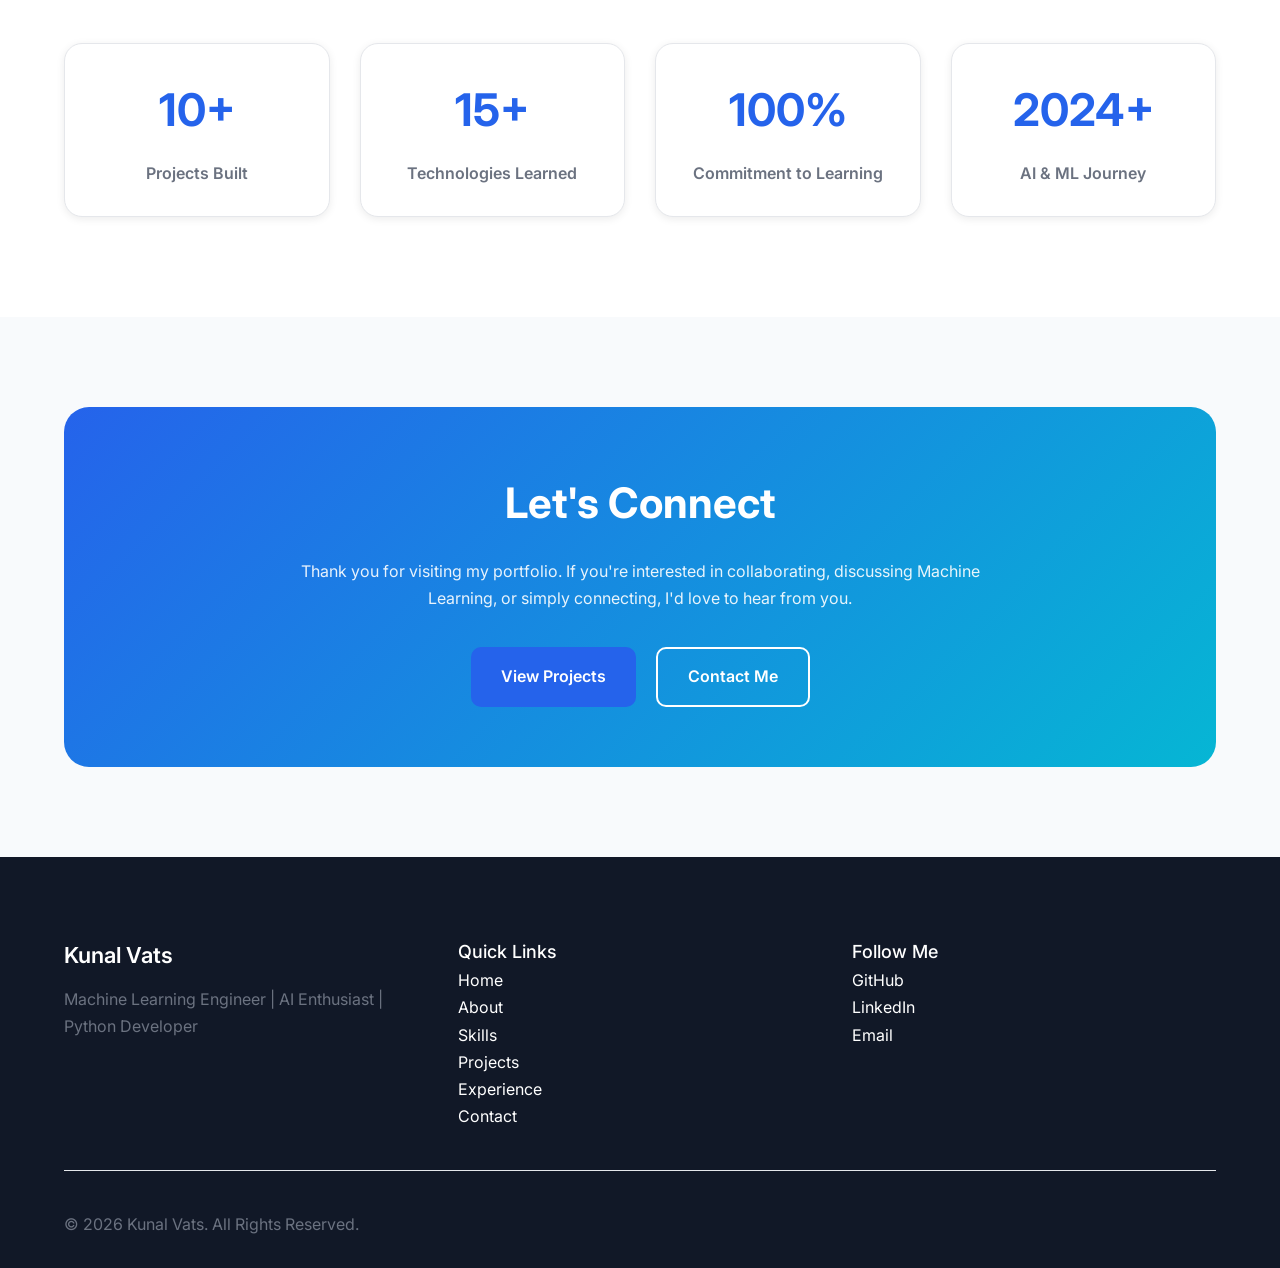
<file: about.html>
<!DOCTYPE html>
<html lang="en">

<head>

    <!-- ========================================= -->
    <!-- Basic Meta Tags -->
    <!-- ========================================= -->

    <meta charset="UTF-8">
    <meta name="viewport" content="width=device-width, initial-scale=1.0">

    <title>About | Kunal Vats</title>

    <meta name="description"
        content="Learn more about Kunal Vats, a Machine Learning Engineer, Python Developer, and AI Enthusiast.">

    <meta name="keywords"
        content="Machine Learning, Artificial Intelligence, Python, Flask, Portfolio, About">

    <meta name="author" content="Kunal Vats">

    <link rel="icon" href="favicon.ico">

    <!-- Google Fonts -->

    <link rel="preconnect" href="https://fonts.googleapis.com">

    <link rel="preconnect" href="https://fonts.gstatic.com" crossorigin>

    <link href="https://fonts.googleapis.com/css2?family=Inter:wght@300;400;500;600;700;800&display=swap"
        rel="stylesheet">

    <!-- CSS -->

    <link rel="stylesheet" href="assets/css/variables.css">
    <link rel="stylesheet" href="assets/css/style.css">
    <link rel="stylesheet" href="assets/css/responsive.css">
    <link rel="stylesheet" href="assets/css/animations.css">

</head>

<body>

    <!-- ========================================= -->
    <!-- Header -->
    <!-- ========================================= -->

    <header class="header">

        <div class="container">

            <div class="navbar">

                <a href="index.html" class="logo">
                    KV
                </a>

                <nav class="nav-menu">

                    <ul>

                        <li><a href="index.html">Home</a></li>

                        <li><a href="about.html" class="active">About</a></li>

                        <li><a href="skills.html">Skills</a></li>

                        <li><a href="projects.html">Projects</a></li>

                        <li><a href="experience.html">Experience</a></li>

                        <li><a href="resume.html">Resume</a></li>

                        <li><a href="contact.html">Contact</a></li>

                    </ul>

                </nav>

                <div class="nav-actions">

                    <button id="themeToggle">

                        🌙

                    </button>

                    <button class="menu-btn">

                        ☰

                    </button>

                </div>

            </div>

        </div>

    </header>

    <!-- ========================================= -->
    <!-- Page Banner -->
    <!-- ========================================= -->

    <section class="page-banner">

        <div class="container">

            <h1>

                About Me

            </h1>

            <p>

                Get to know who I am, what I build, and where I'm heading in my
                Machine Learning journey.

            </p>

        </div>

    </section>

    <!-- ========================================= -->
    <!-- About Section -->
    <!-- ========================================= -->

    <section class="about-page">

        <div class="container">

            <div class="about-grid">

                <!-- Left -->

                <div class="about-image">

                    <img src="assets/images/profile.png"
                        alt="Kunal Vats">

                </div>

                <!-- Right -->

                <div class="about-content">

                    <span class="section-tag">

                        Machine Learning Engineer

                    </span>

                    <h2>

                        Hello, I'm Kunal Vats

                    </h2>

                    <p>

                        I am a passionate Computer Science Engineering student
                        specializing in Artificial Intelligence and Machine Learning.
                        I enjoy building intelligent applications using Python,
                        Machine Learning, Data Analysis, and Web Development.

                    </p>

                    <p>

                        My goal is to become a skilled Machine Learning Engineer
                        capable of designing scalable AI solutions that solve
                        real-world problems and create meaningful impact.

                    </p>

                    <div class="info-grid">

                        <div>

                            <strong>Name</strong>

                            <p>Kunal Vats</p>

                        </div>

                        <div>

                            <strong>Education</strong>

                            <p>B.Tech CSE (AI & ML)</p>

                        </div>

                        <div>

                            <strong>Location</strong>

                            <p>Haryana, India</p>

                        </div>

                        <div>

                            <strong>Languages</strong>

                            <p>English, Hindi</p>

                        </div>

                        <div>

                            <strong>Interests</strong>

                            <p>Machine Learning, AI, Python, Data Science</p>

                        </div>

                        <div>

                            <strong>Current Focus</strong>

                            <p>Scikit-Learn, Flask, ML Deployment</p>

                        </div>

                    </div>

                </div>

            </div>

        </div>

    </section>

    <!-- ========================================= -->
    <!-- Career Objective -->
    <!-- ========================================= -->

    <section class="career-objective">

        <div class="container">

            <div class="section-heading">

                <h2>

                    Career Objective

                </h2>

            </div>

            <p>

                I aim to build practical Artificial Intelligence and Machine
                Learning solutions that improve decision-making and automate
                real-world processes. I continuously learn new technologies,
                develop end-to-end ML projects, and enhance my programming
                skills to become an industry-ready Machine Learning Engineer.

            </p>

        </div>

    </section>

    <!-- Continue in Part 2 -->
        <!-- ========================================= -->
    <!-- Education -->
    <!-- ========================================= -->

    <section class="education-section">

        <div class="container">

            <div class="section-heading">

                <h2>

                    Education

                </h2>

                <p>

                    My academic journey in Computer Science and Artificial Intelligence.

                </p>

            </div>

            <div class="education-card">

                <span class="year">

                    2024 - Present

                </span>

                <h3>

                    Bachelor of Technology

                </h3>

                <h4>

                    Computer Science Engineering (Artificial Intelligence & Machine Learning)

                </h4>

                <p>

                    Maharshi Dayanand University (MDU), Rohtak

                </p>

                <p>

                    Currently focusing on Machine Learning, Data Science,
                    Python Programming, Database Management Systems,
                    Data Structures & Algorithms, Artificial Intelligence,
                    and Software Development.

                </p>

            </div>

        </div>

    </section>

    <!-- ========================================= -->
    <!-- AI Journey -->
    <!-- ========================================= -->

    <section class="journey-section">

        <div class="container">

            <div class="section-heading">

                <h2>

                    My AI & Machine Learning Journey

                </h2>

            </div>

            <div class="journey-grid">

                <div class="journey-card">

                    <h3>

                        Programming Foundation

                    </h3>

                    <p>

                        Started with Python programming,
                        problem solving,
                        object-oriented programming,
                        and SQL.

                    </p>

                </div>

                <div class="journey-card">

                    <h3>

                        Data Analysis

                    </h3>

                    <p>

                        Learned NumPy,
                        Pandas,
                        Matplotlib,
                        and Seaborn
                        for data preprocessing and visualization.

                    </p>

                </div>

                <div class="journey-card">

                    <h3>

                        Machine Learning

                    </h3>

                    <p>

                        Currently learning supervised machine learning
                        using Scikit-Learn while building practical
                        end-to-end ML applications.

                    </p>

                </div>

            </div>

        </div>

    </section>

    <!-- ========================================= -->
    <!-- Core Values -->
    <!-- ========================================= -->

    <section class="values-section">

        <div class="container">

            <div class="section-heading">

                <h2>

                    Core Values

                </h2>

            </div>

            <div class="values-grid">

                <div class="value-card">

                    <h3>

                        Continuous Learning

                    </h3>

                    <p>

                        I believe technology changes every day,
                        so learning should never stop.

                    </p>

                </div>

                <div class="value-card">

                    <h3>

                        Problem Solving

                    </h3>

                    <p>

                        I enjoy solving practical problems using
                        Machine Learning and software engineering.

                    </p>

                </div>

                <div class="value-card">

                    <h3>

                        Teamwork

                    </h3>

                    <p>

                        Collaboration helps create better ideas
                        and stronger solutions.

                    </p>

                </div>

            </div>

        </div>

    </section>

    <!-- ========================================= -->
    <!-- Technical Highlights -->
    <!-- ========================================= -->

    <section class="highlights-section">

        <div class="container">

            <div class="section-heading">

                <h2>

                    Technical Highlights

                </h2>

            </div>

            <div class="highlight-grid">

                <div class="highlight-item">

                    ✓ Python Development

                </div>

                <div class="highlight-item">

                    ✓ Machine Learning

                </div>

                <div class="highlight-item">

                    ✓ Flask Development

                </div>

                <div class="highlight-item">

                    ✓ SQL Databases

                </div>

                <div class="highlight-item">

                    ✓ Data Visualization

                </div>

                <div class="highlight-item">

                    ✓ Git & GitHub

                </div>

                <div class="highlight-item">

                    ✓ HTML/CSS/JavaScript

                </div>

                <div class="highlight-item">

                    ✓ Model Deployment

                </div>

            </div>

        </div>

    </section>

    <!-- ========================================= -->
    <!-- Learning Timeline -->
    <!-- ========================================= -->

    <section class="learning-timeline">

        <div class="container">

            <div class="section-heading">

                <h2>

                    Learning Timeline

                </h2>

            </div>

            <div class="timeline">

                <div class="timeline-item">
                    Python
                </div>

                <div class="timeline-item">
                    NumPy
                </div>

                <div class="timeline-item">
                    Pandas
                </div>

                <div class="timeline-item">
                    Matplotlib
                </div>

                <div class="timeline-item">
                    Seaborn
                </div>

                <div class="timeline-item">
                    Statistics
                </div>

                <div class="timeline-item">
                    Linear Regression
                </div>

                <div class="timeline-item">
                    Logistic Regression
                </div>

                <div class="timeline-item">
                    KNN
                </div>

                <div class="timeline-item">
                    Decision Tree
                </div>

                <div class="timeline-item">
                    Random Forest
                </div>

                <div class="timeline-item">
                    Deep Learning
                </div>

            </div>

        </div>

    </section>

    <!-- Continue in Final Part -->
        <!-- ========================================= -->
    <!-- Personal Goals -->
    <!-- ========================================= -->

    <section class="goals-section">

        <div class="container">

            <div class="section-heading">

                <h2>Future Goals</h2>

                <p>
                    My vision is to continuously grow as an AI and Machine Learning
                    Engineer while contributing to impactful real-world solutions.
                </p>

            </div>

            <div class="goals-grid">

                <div class="goal-card">

                    <h3>Machine Learning Engineer</h3>

                    <p>
                        Build production-ready Machine Learning systems and deploy
                        intelligent applications that solve practical problems.
                    </p>

                </div>

                <div class="goal-card">

                    <h3>Deep Learning</h3>

                    <p>
                        Learn Neural Networks, Computer Vision, NLP, and Generative AI
                        to develop next-generation AI applications.
                    </p>

                </div>

                <div class="goal-card">

                    <h3>Open Source</h3>

                    <p>
                        Contribute to open-source projects and share knowledge with
                        developers through GitHub and technical blogs.
                    </p>

                </div>

            </div>

        </div>

    </section>

    <!-- ========================================= -->
    <!-- Statistics -->
    <!-- ========================================= -->

    <section class="statistics-section">

        <div class="container">

            <div class="stats-grid">

                <div class="stat-card">

                    <h2>10+</h2>

                    <p>Projects Built</p>

                </div>

                <div class="stat-card">

                    <h2>15+</h2>

                    <p>Technologies Learned</p>

                </div>

                <div class="stat-card">

                    <h2>100%</h2>

                    <p>Commitment to Learning</p>

                </div>

                <div class="stat-card">

                    <h2>2024+</h2>

                    <p>AI & ML Journey</p>

                </div>

            </div>

        </div>

    </section>

    <!-- ========================================= -->
    <!-- Call To Action -->
    <!-- ========================================= -->

    <section class="cta-section">

        <div class="container">

            <div class="cta-card">

                <h2>

                    Let's Connect

                </h2>

                <p>

                    Thank you for visiting my portfolio.
                    If you're interested in collaborating,
                    discussing Machine Learning,
                    or simply connecting,
                    I'd love to hear from you.

                </p>

                <div class="cta-buttons">

                    <a href="projects.html" class="btn primary-btn">

                        View Projects

                    </a>

                    <a href="contact.html" class="btn secondary-btn">

                        Contact Me

                    </a>

                </div>

            </div>

        </div>

    </section>

    <!-- ========================================= -->
    <!-- Footer -->
    <!-- ========================================= -->

    <footer class="footer">

        <div class="container">

            <div class="footer-grid">

                <div>

                    <h3>Kunal Vats</h3>

                    <p>

                        Machine Learning Engineer |
                        AI Enthusiast |
                        Python Developer

                    </p>

                </div>

                <div>

                    <h4>Quick Links</h4>

                    <ul>

                        <li><a href="index.html">Home</a></li>
                        <li><a href="about.html">About</a></li>
                        <li><a href="skills.html">Skills</a></li>
                        <li><a href="projects.html">Projects</a></li>
                        <li><a href="experience.html">Experience</a></li>
                        <li><a href="contact.html">Contact</a></li>

                    </ul>

                </div>

                <div>

                    <h4>Follow Me</h4>

                    <ul>

                        <li>
                            <a href="https://github.com/practical-work"
                               target="_blank">
                                GitHub
                            </a>
                        </li>

                        <li>
                            <a href="https://www.linkedin.com/in/kunal-vats-46b69b313?utm_source=share_via&utm_content=profile&utm_medium=member_android">
                                LinkedIn
                            </a>
                        </li>

                        <li>
                            <a href="#">
                                Email
                            </a>
                        </li>

                    </ul>

                </div>

            </div>

            <hr>

            <p class="copyright">

                © 2026 Kunal Vats. All Rights Reserved.

            </p>

        </div>

    </footer>

    <!-- ========================================= -->
    <!-- JavaScript -->
    <!-- ========================================= -->

    <script src="assets/js/theme.js"></script>
    <script src="assets/js/main.js"></script>

</body>

</html>
</file>
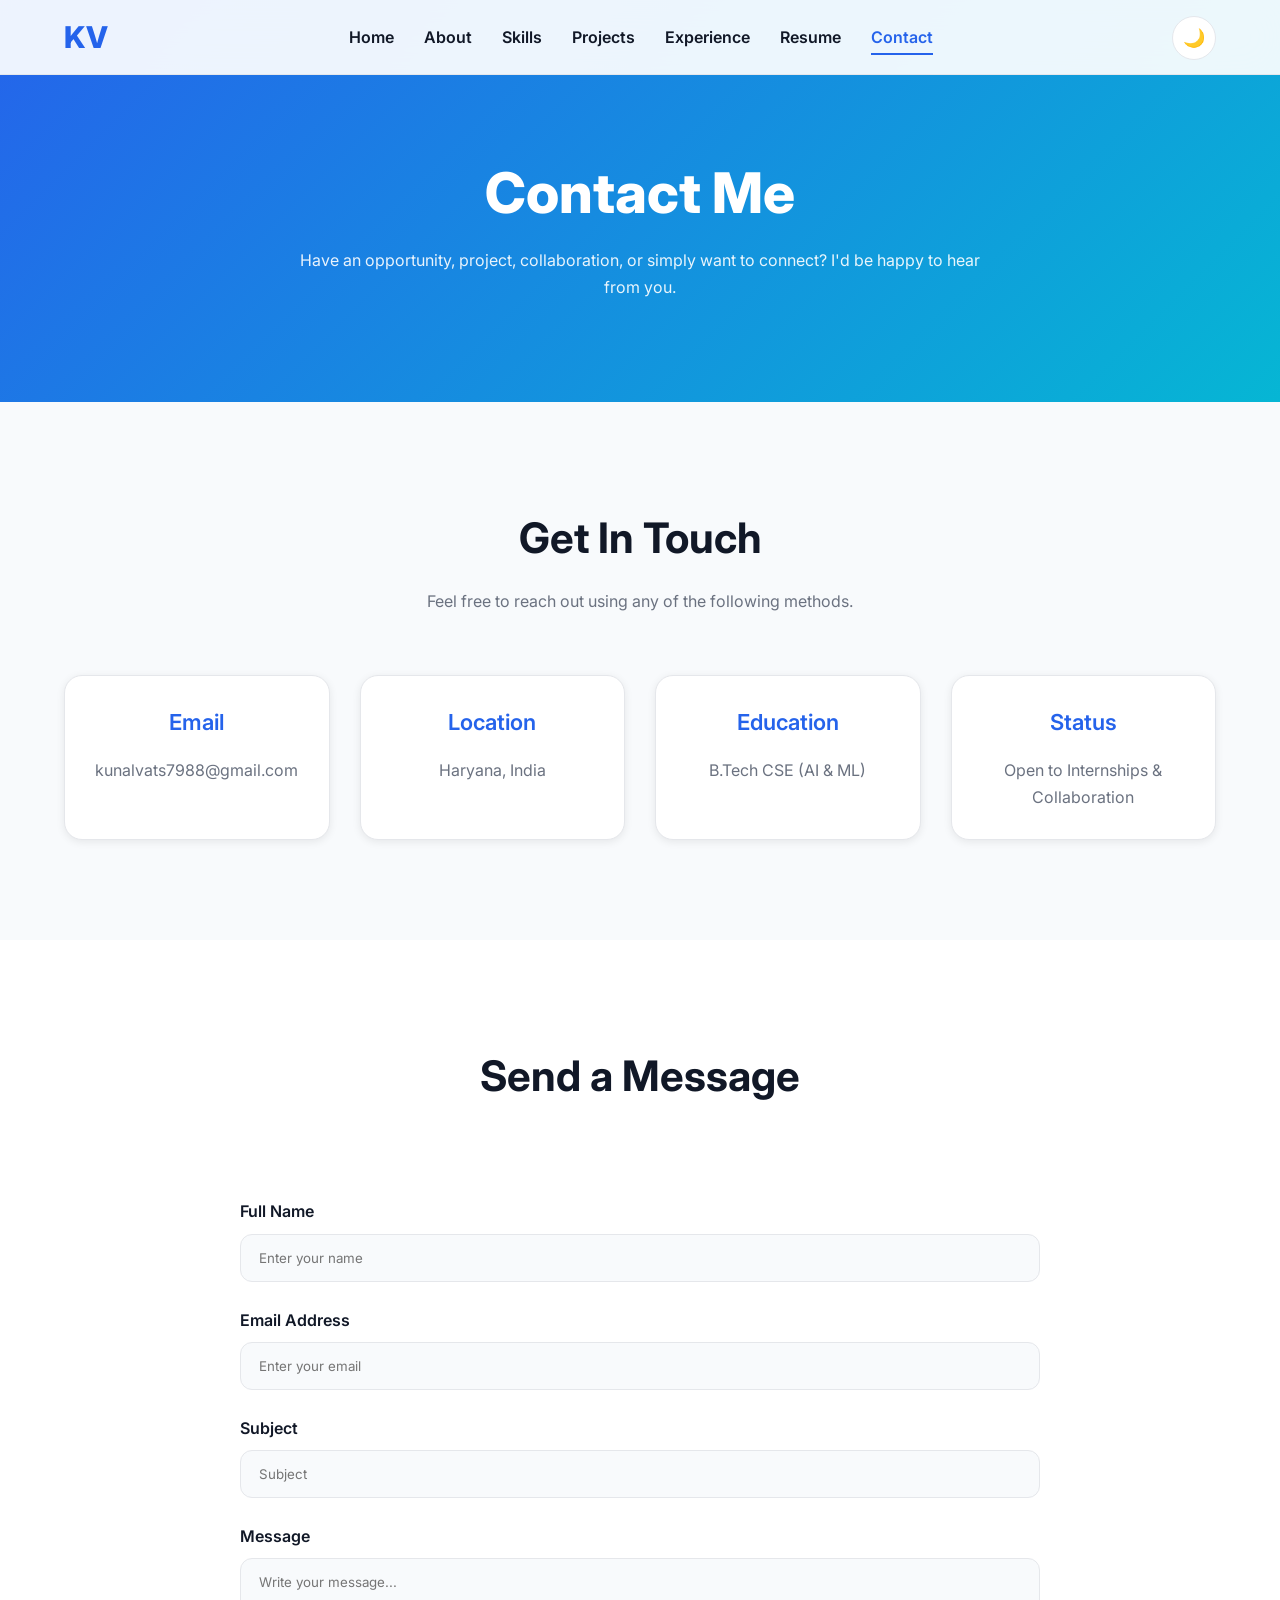
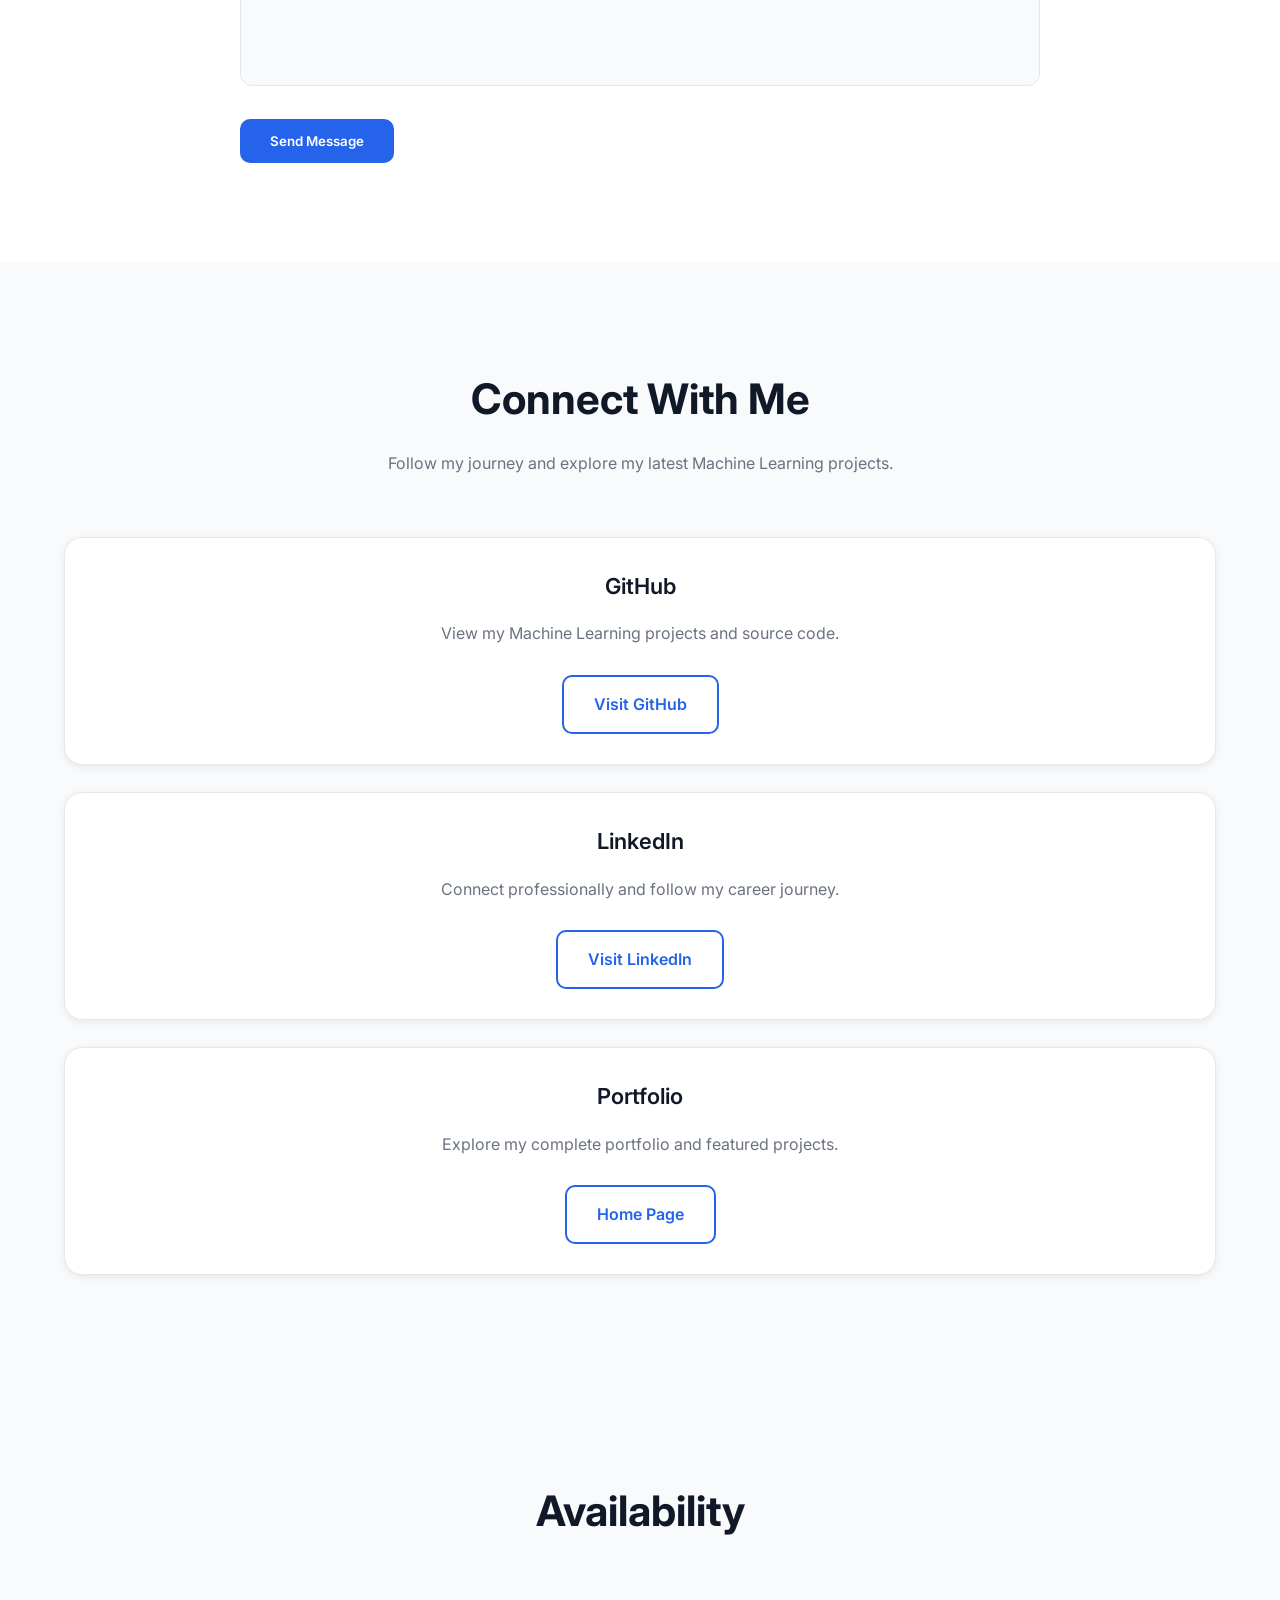
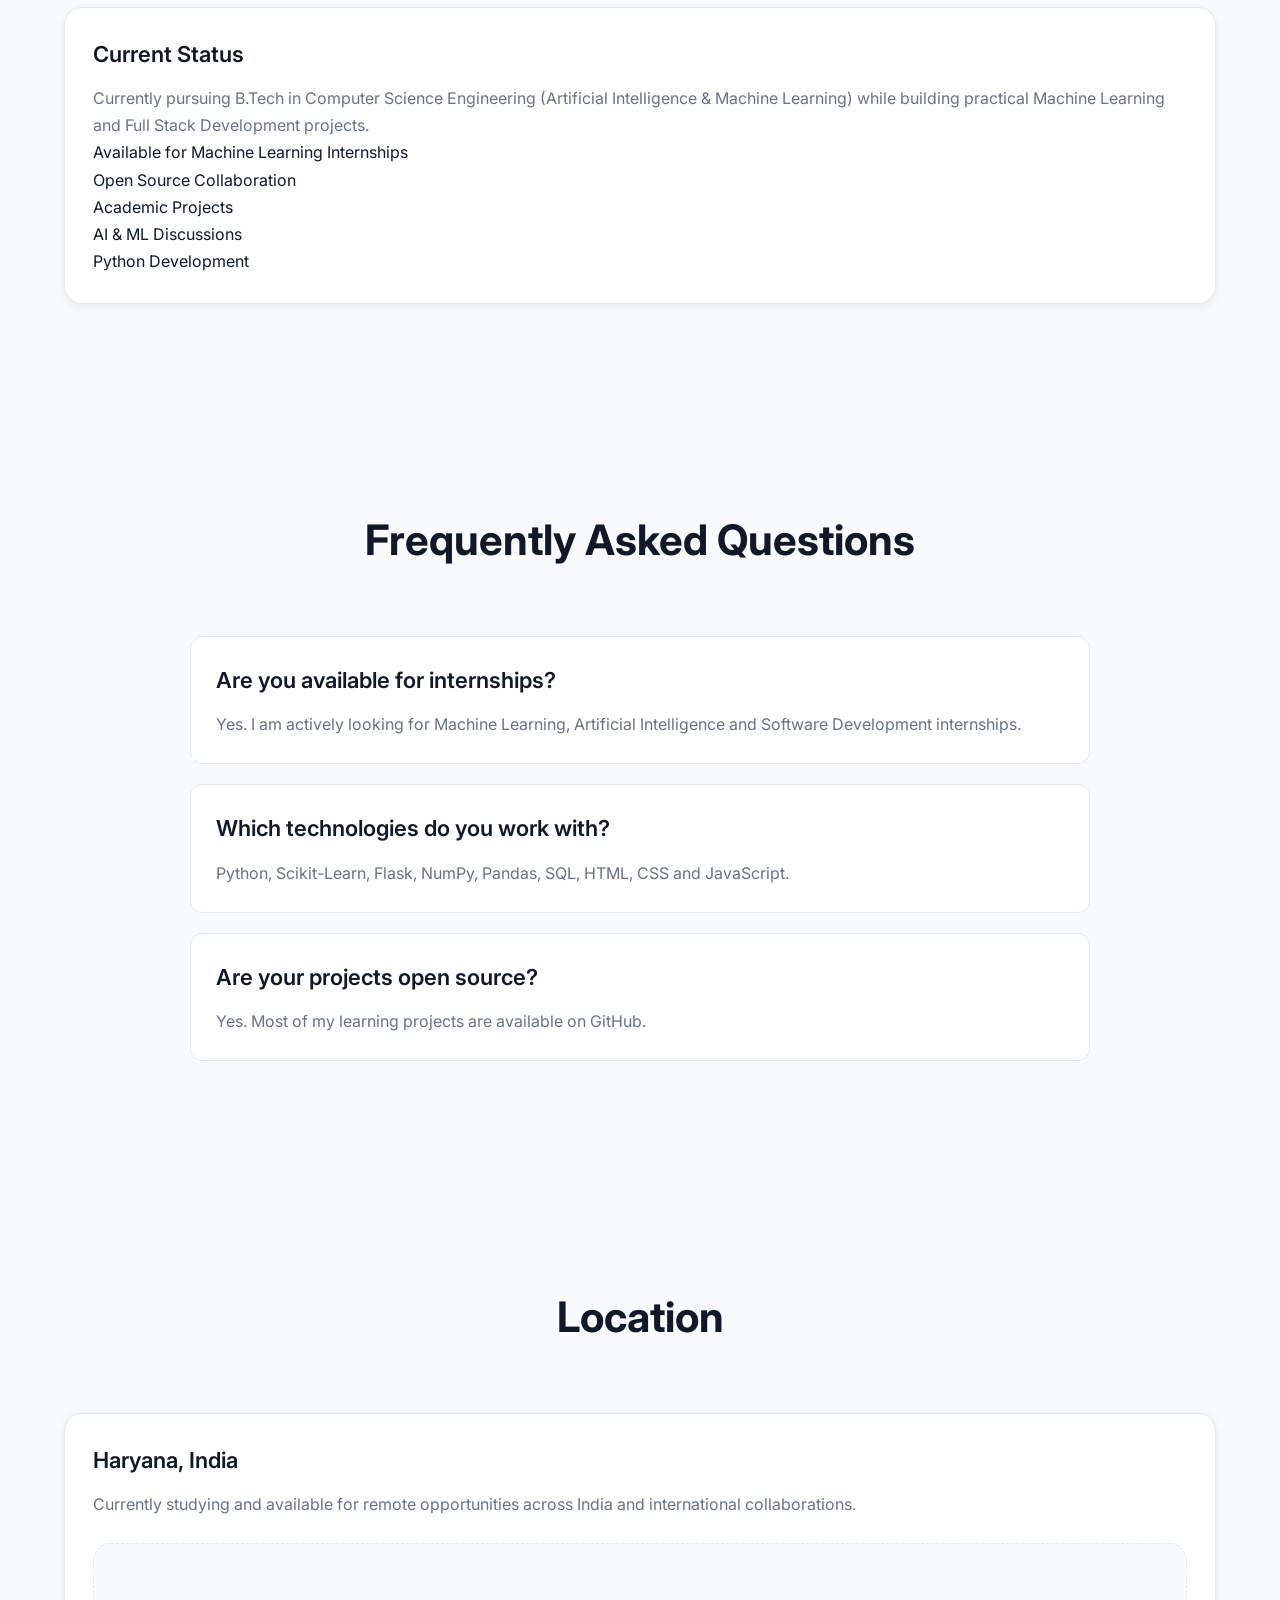
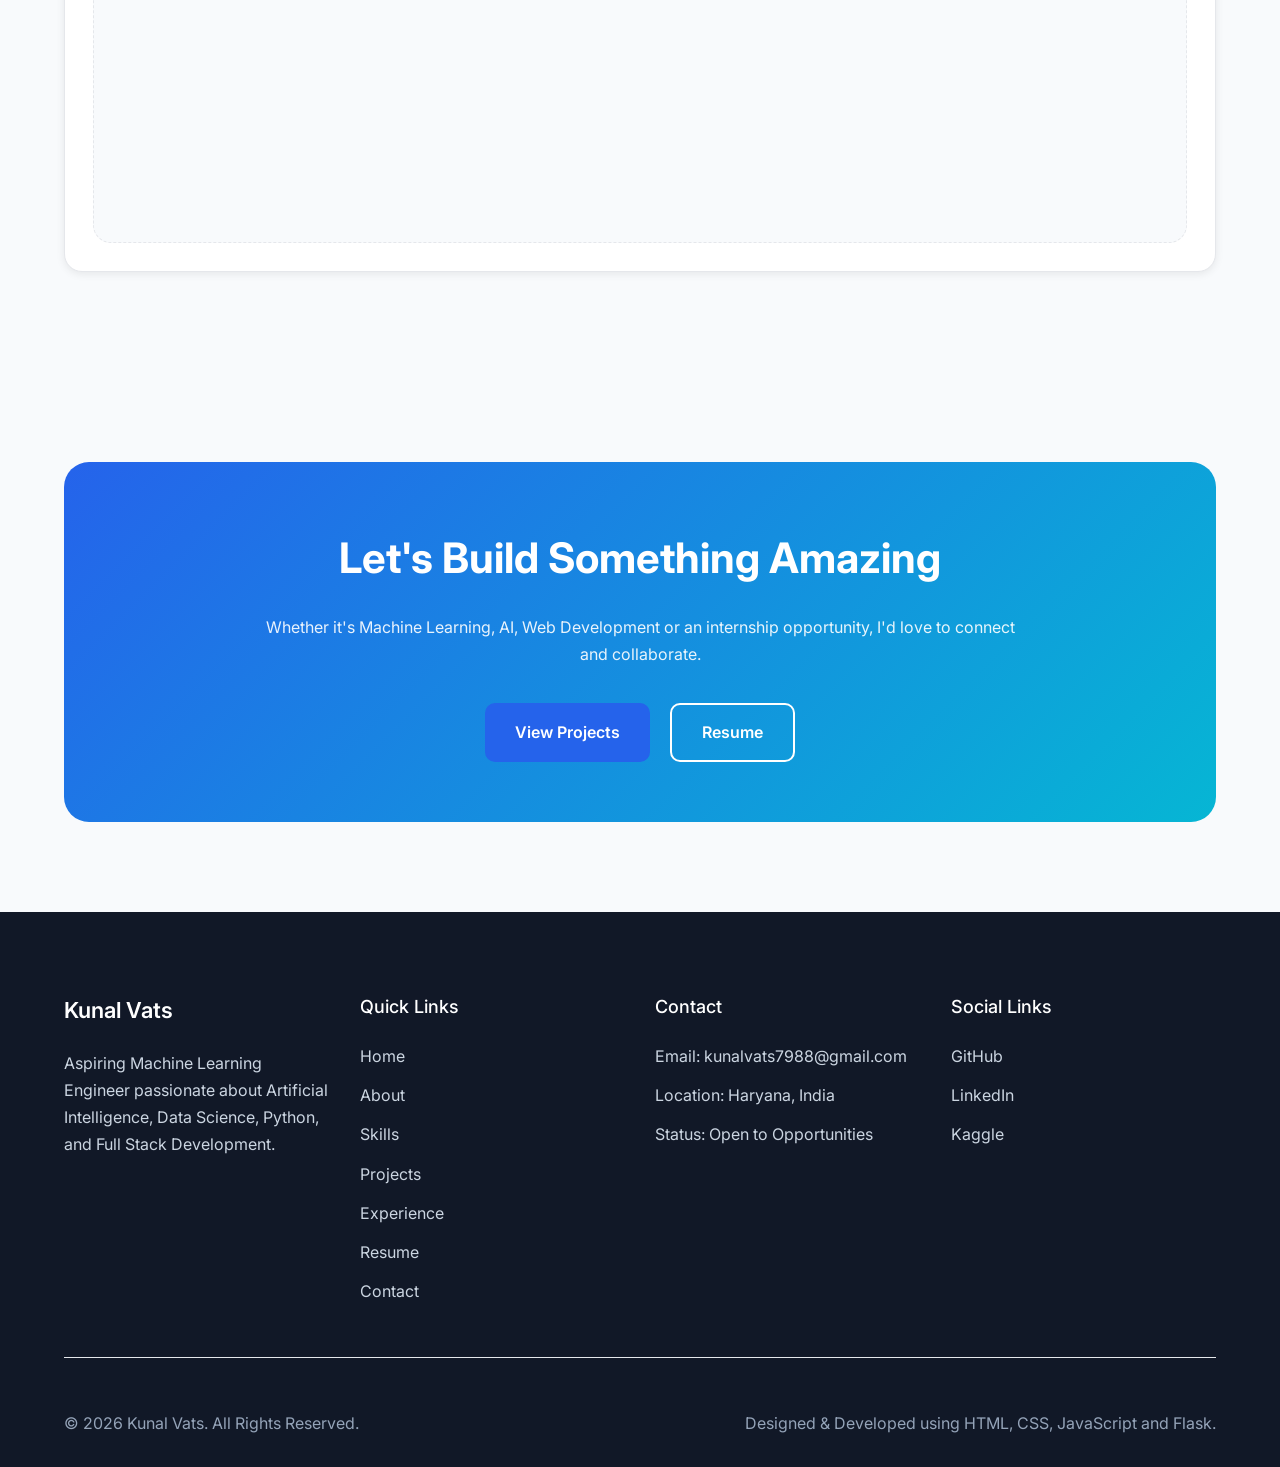
<file: contact.html>
<!DOCTYPE html>
<html lang="en">

<head>

    <!-- ========================================= -->
    <!-- Meta Tags -->
    <!-- ========================================= -->

    <meta charset="UTF-8">

    <meta name="viewport"
          content="width=device-width, initial-scale=1.0">

    <title>

        Contact | Kunal Vats

    </title>

    <meta name="description"
          content="Get in touch with Kunal Vats for Machine Learning, AI, Python and Web Development collaborations.">

    <meta name="author"
          content="Kunal Vats">

    <link rel="icon"
          href="favicon.ico">

    <!-- Google Font -->

    <link rel="preconnect"
          href="https://fonts.googleapis.com">

    <link rel="preconnect"
          href="https://fonts.gstatic.com"
          crossorigin>

    <link href="https://fonts.googleapis.com/css2?family=Inter:wght@300;400;500;600;700;800&display=swap"
          rel="stylesheet">

    <!-- CSS -->

    <link rel="stylesheet"
          href="assets/css/variables.css">

    <link rel="stylesheet"
          href="assets/css/style.css">

    <link rel="stylesheet"
          href="assets/css/responsive.css">

    <link rel="stylesheet"
          href="assets/css/animations.css">

</head>

<body>

    <!-- ========================================= -->
    <!-- Header -->
    <!-- ========================================= -->

    <header class="header">

        <div class="container">

            <div class="navbar">

                <a href="index.html"
                   class="logo">

                    KV

                </a>

                <nav class="nav-menu">

                    <ul>

                        <li><a href="index.html">Home</a></li>

                        <li><a href="about.html">About</a></li>

                        <li><a href="skills.html">Skills</a></li>

                        <li><a href="projects.html">Projects</a></li>

                        <li><a href="experience.html">Experience</a></li>

                        <li><a href="resume.html">Resume</a></li>

                        <li>

                            <a href="contact.html"
                               class="active">

                                Contact

                            </a>

                        </li>

                    </ul>

                </nav>

                <div class="nav-actions">

                    <button id="themeToggle">

                        🌙

                    </button>

                    <button class="menu-btn">

                        ☰

                    </button>

                </div>

            </div>

        </div>

    </header>

    <!-- ========================================= -->
    <!-- Hero -->
    <!-- ========================================= -->

    <section class="page-banner">

        <div class="container">

            <h1>

                Contact Me

            </h1>

            <p>

                Have an opportunity, project, collaboration,
                or simply want to connect?
                I'd be happy to hear from you.

            </p>

        </div>

    </section>

    <!-- ========================================= -->
    <!-- Contact Information -->
    <!-- ========================================= -->

    <section class="contact-information">

        <div class="container">

            <div class="section-heading">

                <h2>

                    Get In Touch

                </h2>

                <p>

                    Feel free to reach out using any of the following methods.

                </p>

            </div>

            <div class="contact-grid">

                <div class="contact-card">

                    <h3>

                        Email

                    </h3>

                    <p>

                        kunalvats7988@gmail.com

                    </p>

                </div>

                <div class="contact-card">

                    <h3>

                        Location

                    </h3>

                    <p>

                        Haryana, India

                    </p>

                </div>

                <div class="contact-card">

                    <h3>

                        Education

                    </h3>

                    <p>

                        B.Tech CSE (AI & ML)

                    </p>

                </div>

                <div class="contact-card">

                    <h3>

                        Status

                    </h3>

                    <p>

                        Open to Internships & Collaboration

                    </p>

                </div>

            </div>

        </div>

    </section>

    <!-- ========================================= -->
    <!-- Contact Form -->
    <!-- ========================================= -->

    <section class="contact-form-section">

        <div class="container">

            <div class="section-heading">

                <h2>

                    Send a Message

                </h2>

            </div>
               <br>
              <form id="contactForm" action="https://formspree.io/f/xnjeardv" method="POST">

                <div class="form-group">
                    <label>Full Name</label>
                    <input 
                        id="name"
                        name="name"
                        type="text"
                        placeholder="Enter your name"
                        required>
                </div>


                <div class="form-group">
                    <label>Email Address</label>
                    <input 
                        id="email"
                        name="email"
                        type="email"
                        placeholder="Enter your email"
                        required>
                </div>


                <div class="form-group">
                    <label>Subject</label>
                    <input 
                        id="subject"
                        name="_subject"
                        type="text"
                        placeholder="Subject"
                        required>
                </div>


                <div class="form-group">
                    <label>Message</label>
                    <textarea 
                        id="message"
                        name="message"
                        rows="6"
                        placeholder="Write your message..."
                        required></textarea>
                </div>


                <button type="submit" class="btn primary-btn">
                    Send Message
                </button>

            </form>

        </div>

    </section>
        <!-- ========================================= -->
    <!-- Social Media -->
    <!-- ========================================= -->

    <section class="social-section">

        <div class="container">

            <div class="section-heading">

                <h2>

                    Connect With Me

                </h2>

                <p>

                    Follow my journey and explore my latest Machine Learning projects.

                </p>

            </div>

            <div class="social-grid">

                <div class="social-card">

                    <h3>

                        GitHub

                    </h3>

                    <p>

                        View my Machine Learning projects and source code.

                    </p>
                    <br>
                    <a href="https://github.com/practical-work"
                       target="_blank"
                       class="btn secondary-btn">

                        Visit GitHub

                    </a>

                </div>
                <br>
                <div class="social-card">

                    <h3>

                        LinkedIn

                    </h3>

                    <p>

                        Connect professionally and follow my career journey.

                    </p>
                    <br>
                    <a href="https://www.linkedin.com/in/kunal-vats-46b69b313?utm_source=share_via&utm_content=profile&utm_medium=member_android"
                       class="btn secondary-btn">

                        Visit LinkedIn

                    </a>

                </div>
                <br>
                <div class="social-card">

                    <h3>

                        Portfolio

                    </h3>

                    <p>

                        Explore my complete portfolio and featured projects.

                    </p>
                    <br>
                    <a href="index.html"
                       class="btn secondary-btn">

                        Home Page

                    </a>

                </div>

            </div>

        </div>

    </section>

    <!-- ========================================= -->
    <!-- Availability -->
    <!-- ========================================= -->

    <section class="availability-section">

        <div class="container">

            <div class="section-heading">

                <h2>

                    Availability

                </h2>

            </div>

            <div class="availability-card">

                <h3>

                    Current Status

                </h3>

                <p>

                    Currently pursuing B.Tech in Computer Science Engineering
                    (Artificial Intelligence & Machine Learning) while building
                    practical Machine Learning and Full Stack Development projects.

                </p>

                <ul>

                    <li> Available for Machine Learning Internships</li>

                    <li> Open Source Collaboration</li>

                    <li> Academic Projects</li>

                    <li> AI & ML Discussions</li>

                    <li> Python Development</li>

                </ul>

            </div>

        </div>

    </section>

    <!-- ========================================= -->
    <!-- Frequently Asked Questions -->
    <!-- ========================================= -->

    <section class="faq-section">

        <div class="container">

            <div class="section-heading">

                <h2>

                    Frequently Asked Questions

                </h2>

            </div>

            <div class="faq-container">

                <div class="faq-item">

                    <h3>

                        Are you available for internships?

                    </h3>

                    <p>

                        Yes. I am actively looking for Machine Learning,
                        Artificial Intelligence and Software Development internships.

                    </p>

                </div>

                <div class="faq-item">

                    <h3>

                        Which technologies do you work with?

                    </h3>

                    <p>

                        Python, Scikit-Learn, Flask,
                        NumPy, Pandas, SQL,
                        HTML, CSS and JavaScript.

                    </p>

                </div>

                <div class="faq-item">

                    <h3>

                        Are your projects open source?

                    </h3>

                    <p>

                        Yes. Most of my learning projects are available on GitHub.

                    </p>

                </div>

            </div>

        </div>

    </section>

    <!-- ========================================= -->
    <!-- Office / Location -->
    <!-- ========================================= -->

    <section class="location-section">

        <div class="container">

            <div class="section-heading">

                <h2>

                    Location

                </h2>

            </div>

            <div class="location-card">

                <h3>

                    Haryana, India

                </h3>

                <p>

                    Currently studying and available for remote opportunities
                    across India and international collaborations.

                </p>

                <!-- Replace with your Google Maps iframe later -->

                <div class="map-placeholder">
                    <iframe src="https://www.google.com/maps/embed?pb=!1m18!1m12!1m3!1d3485.493284459757!2d77.01853447530814!3d29.120637475401725!2m3!1f0!2f0!3f0!3m2!1i1024!2i768!4f13.1!3m3!1m2!1s0x390db77c068efd7f%3A0x43412ca1c8aefb23!2s42CC%2B7C5%2C%20Garhi%20Kalan%2C%20Haryana%20131101!5e0!3m2!1sen!2sin!4v1783871207315!5m2!1sen!2sin" 
                    width="100%" height="100%" style="border:0;" allowfullscreen="" loading="lazy" referrerpolicy="no-referrer-when-downgrade">
                    </iframe>
                </div>

            </div>

        </div>

    </section>

    <!-- ========================================= -->
    <!-- Call To Action -->
    <!-- ========================================= -->

    <section class="cta-section">

        <div class="container">

            <div class="cta-card">

                <h2>

                    Let's Build Something Amazing

                </h2>

                <p>

                    Whether it's Machine Learning, AI,
                    Web Development or an internship opportunity,
                    I'd love to connect and collaborate.

                </p>

                <div class="cta-buttons">

                    <a href="projects.html"
                       class="btn primary-btn">

                        View Projects

                    </a>

                    <a href="resume.html"
                       class="btn secondary-btn">

                        Resume

                    </a>

                </div>

            </div>

        </div>

    </section>
        <!-- ========================================= -->
    <!-- Footer -->
    <!-- ========================================= -->

    <footer class="footer">

        <div class="container">

            <div class="footer-grid">

                <!-- About -->

                <div class="footer-column">

                    <h3>

                        Kunal Vats

                    </h3>

                    <p>

                        Aspiring Machine Learning Engineer passionate about
                        Artificial Intelligence, Data Science, Python,
                        and Full Stack Development.

                    </p>

                </div>

                <!-- Quick Links -->

                <div class="footer-column">

                    <h4>

                        Quick Links

                    </h4>

                    <ul>

                        <li><a href="index.html">Home</a></li>

                        <li><a href="about.html">About</a></li>

                        <li><a href="skills.html">Skills</a></li>

                        <li><a href="projects.html">Projects</a></li>

                        <li><a href="experience.html">Experience</a></li>

                        <li><a href="resume.html">Resume</a></li>

                        <li><a href="contact.html">Contact</a></li>

                    </ul>

                </div>

                <!-- Contact -->

                <div class="footer-column">

                    <h4>

                        Contact

                    </h4>

                    <ul>

                        <li>Email: kunalvats7988@gmail.com</li>

                        <li>Location: Haryana, India</li>

                        <li>Status: Open to Opportunities</li>

                    </ul>

                </div>

                <!-- Social -->

                <div class="footer-column">

                    <h4>

                        Social Links

                    </h4>

                    <ul>

                        <li>

                            <a href="https://github.com/practical-work"
                               target="_blank">

                                GitHub

                            </a>

                        </li>

                        <li>

                            <a href="https://www.linkedin.com/in/kunal-vats-46b69b313?utm_source=share_via&utm_content=profile&utm_medium=member_android">

                                LinkedIn

                            </a>

                        </li>

                        <li>

                            <a href="#">

                                Kaggle

                            </a>

                        </li>

                    </ul>

                </div>

            </div>

            <hr>

            <div class="footer-bottom">

                <p>

                    © 2026 Kunal Vats. All Rights Reserved.

                </p>

                <p>

                    Designed & Developed using HTML, CSS, JavaScript and Flask.

                </p>

            </div>

        </div>

    </footer>

    <!-- ========================================= -->
    <!-- JavaScript -->
    <!-- ========================================= -->

    <script src="assets/js/contact.js"></script>

    <script src="assets/js/theme.js"></script>

    <script src="assets/js/main.js"></script>

</body>

</html>
</file>
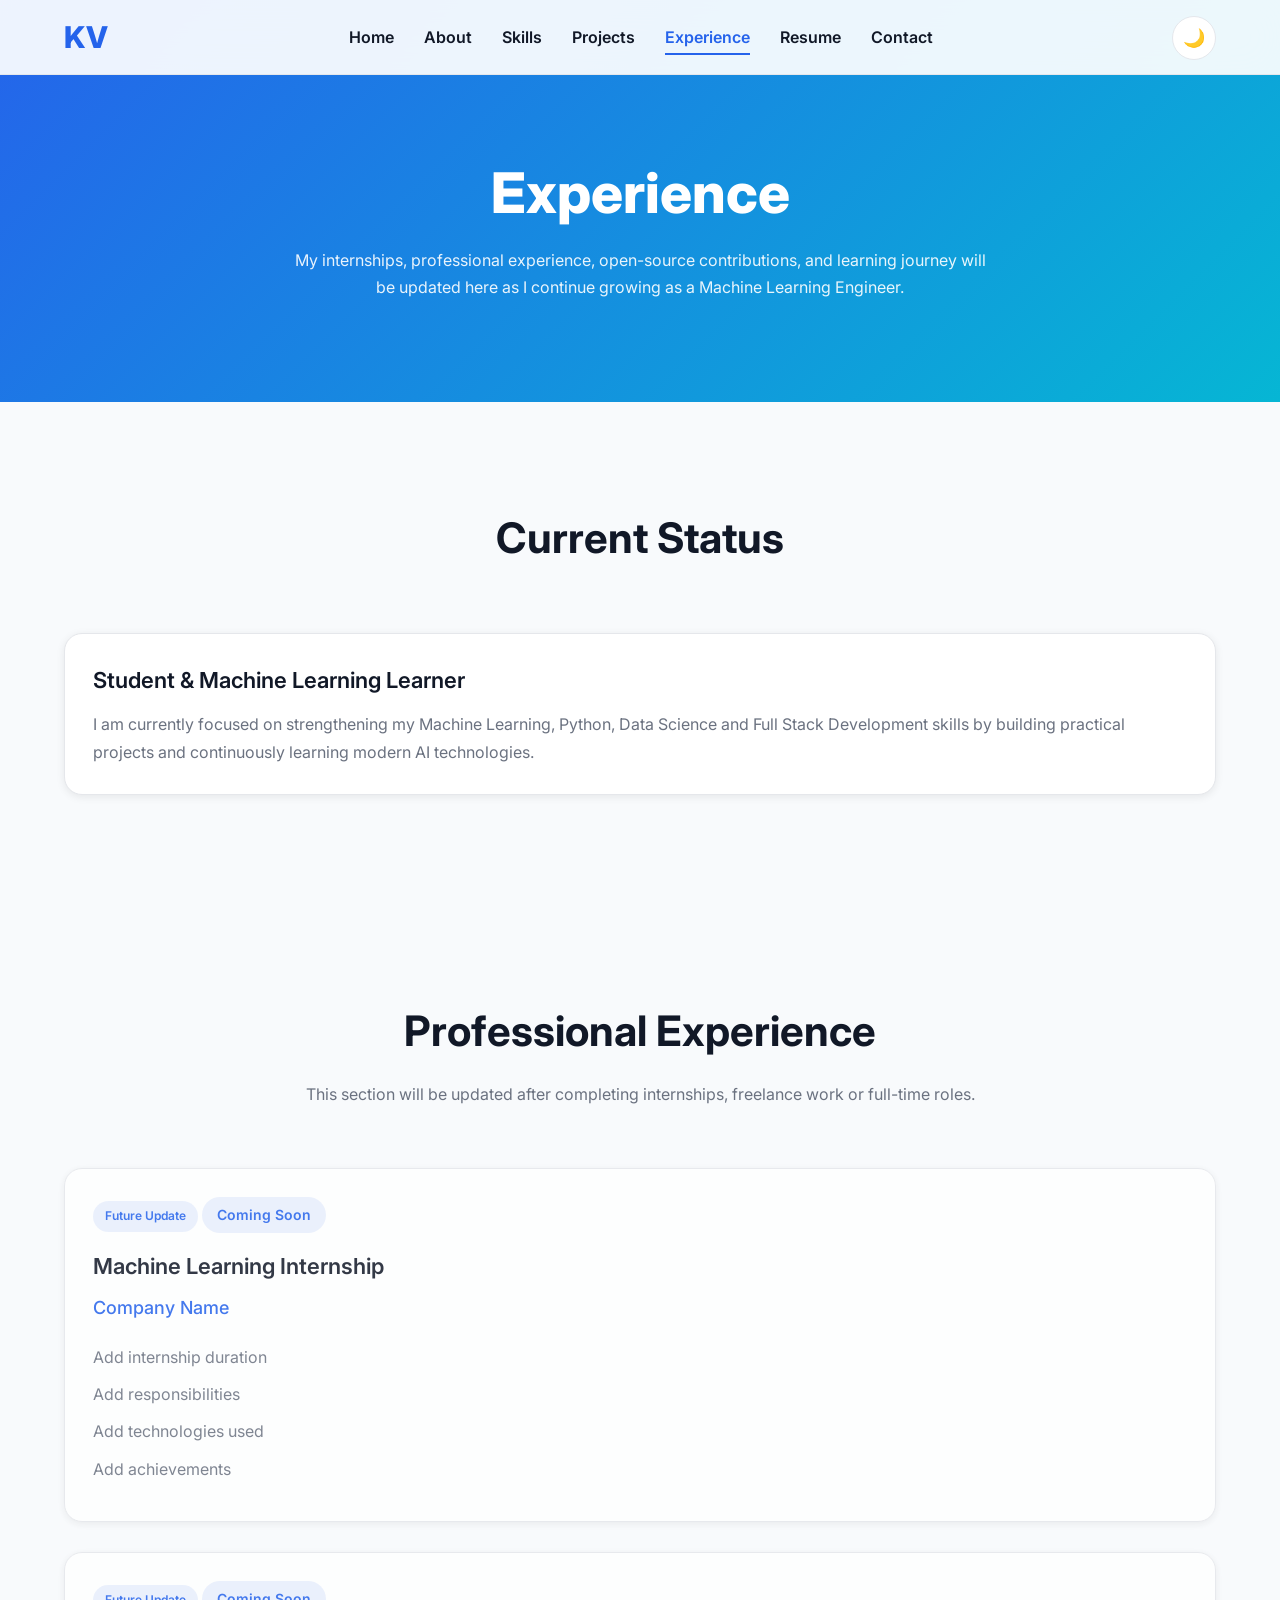
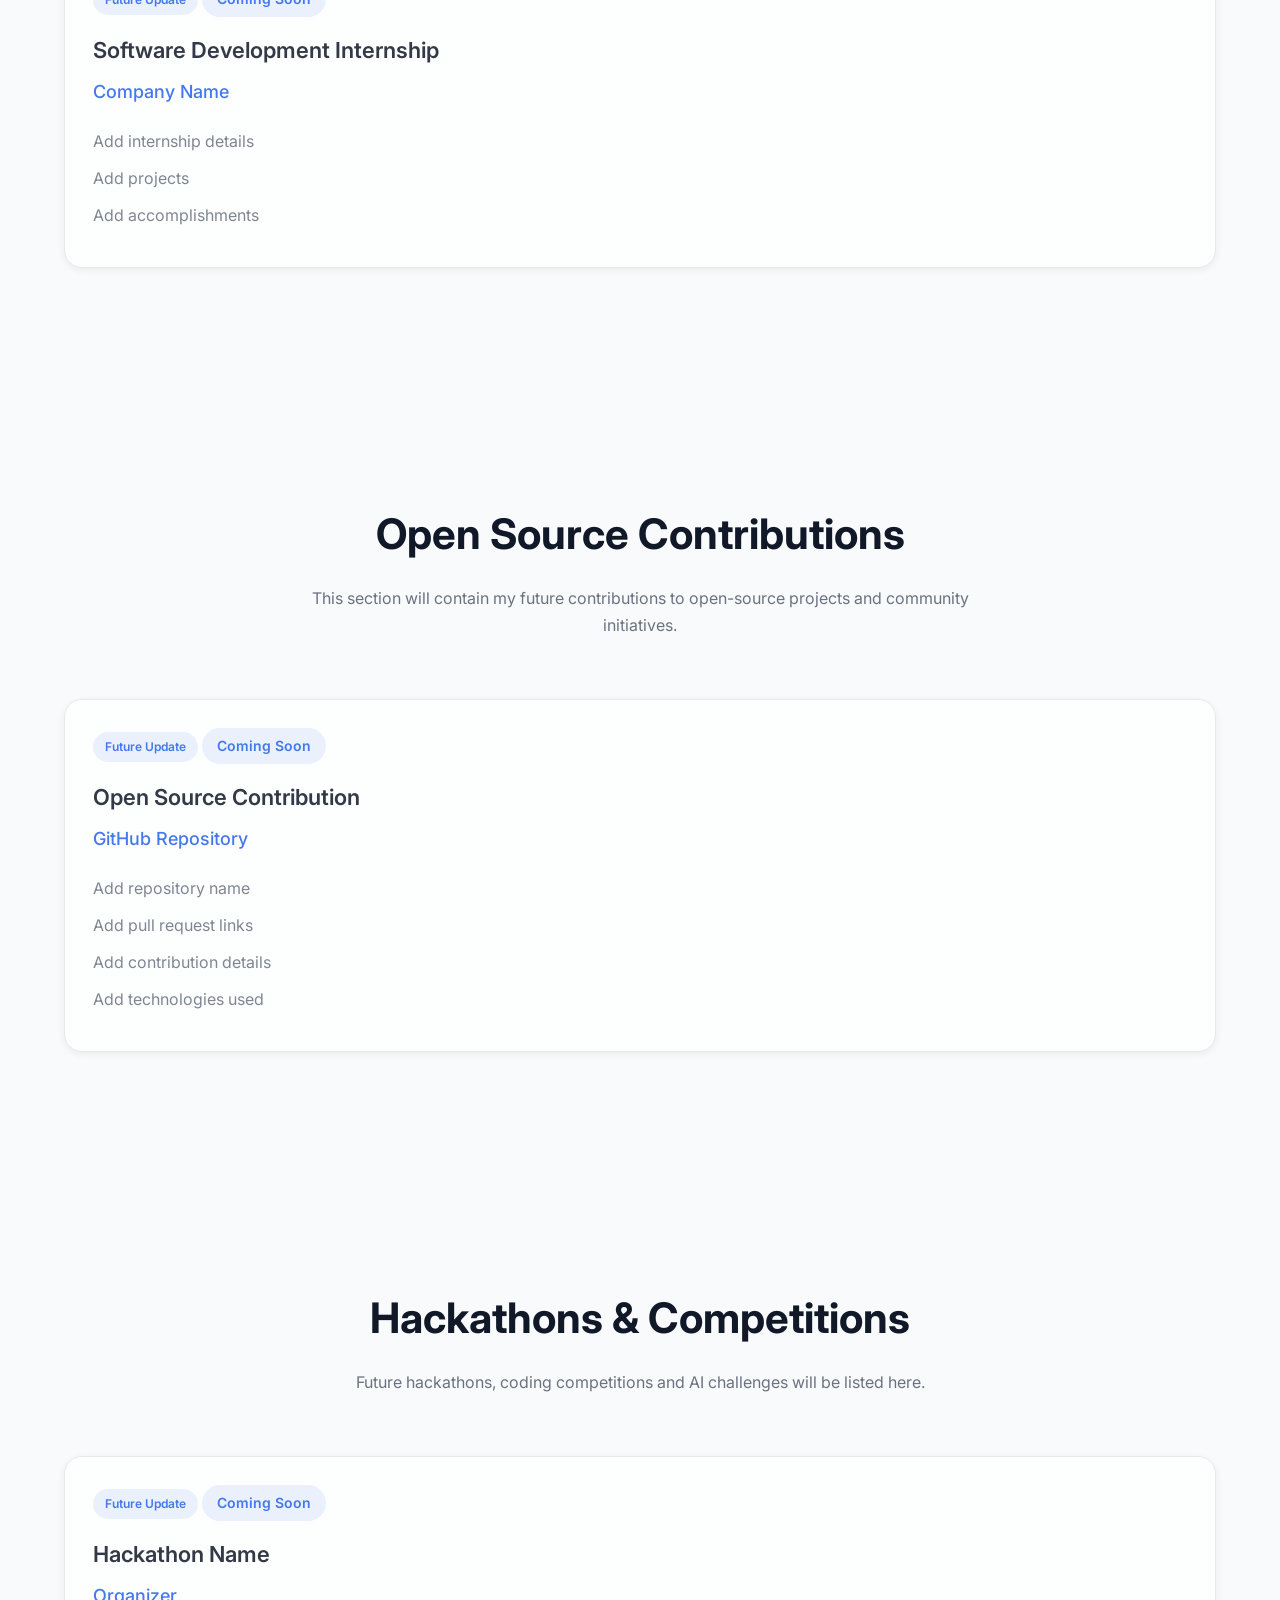
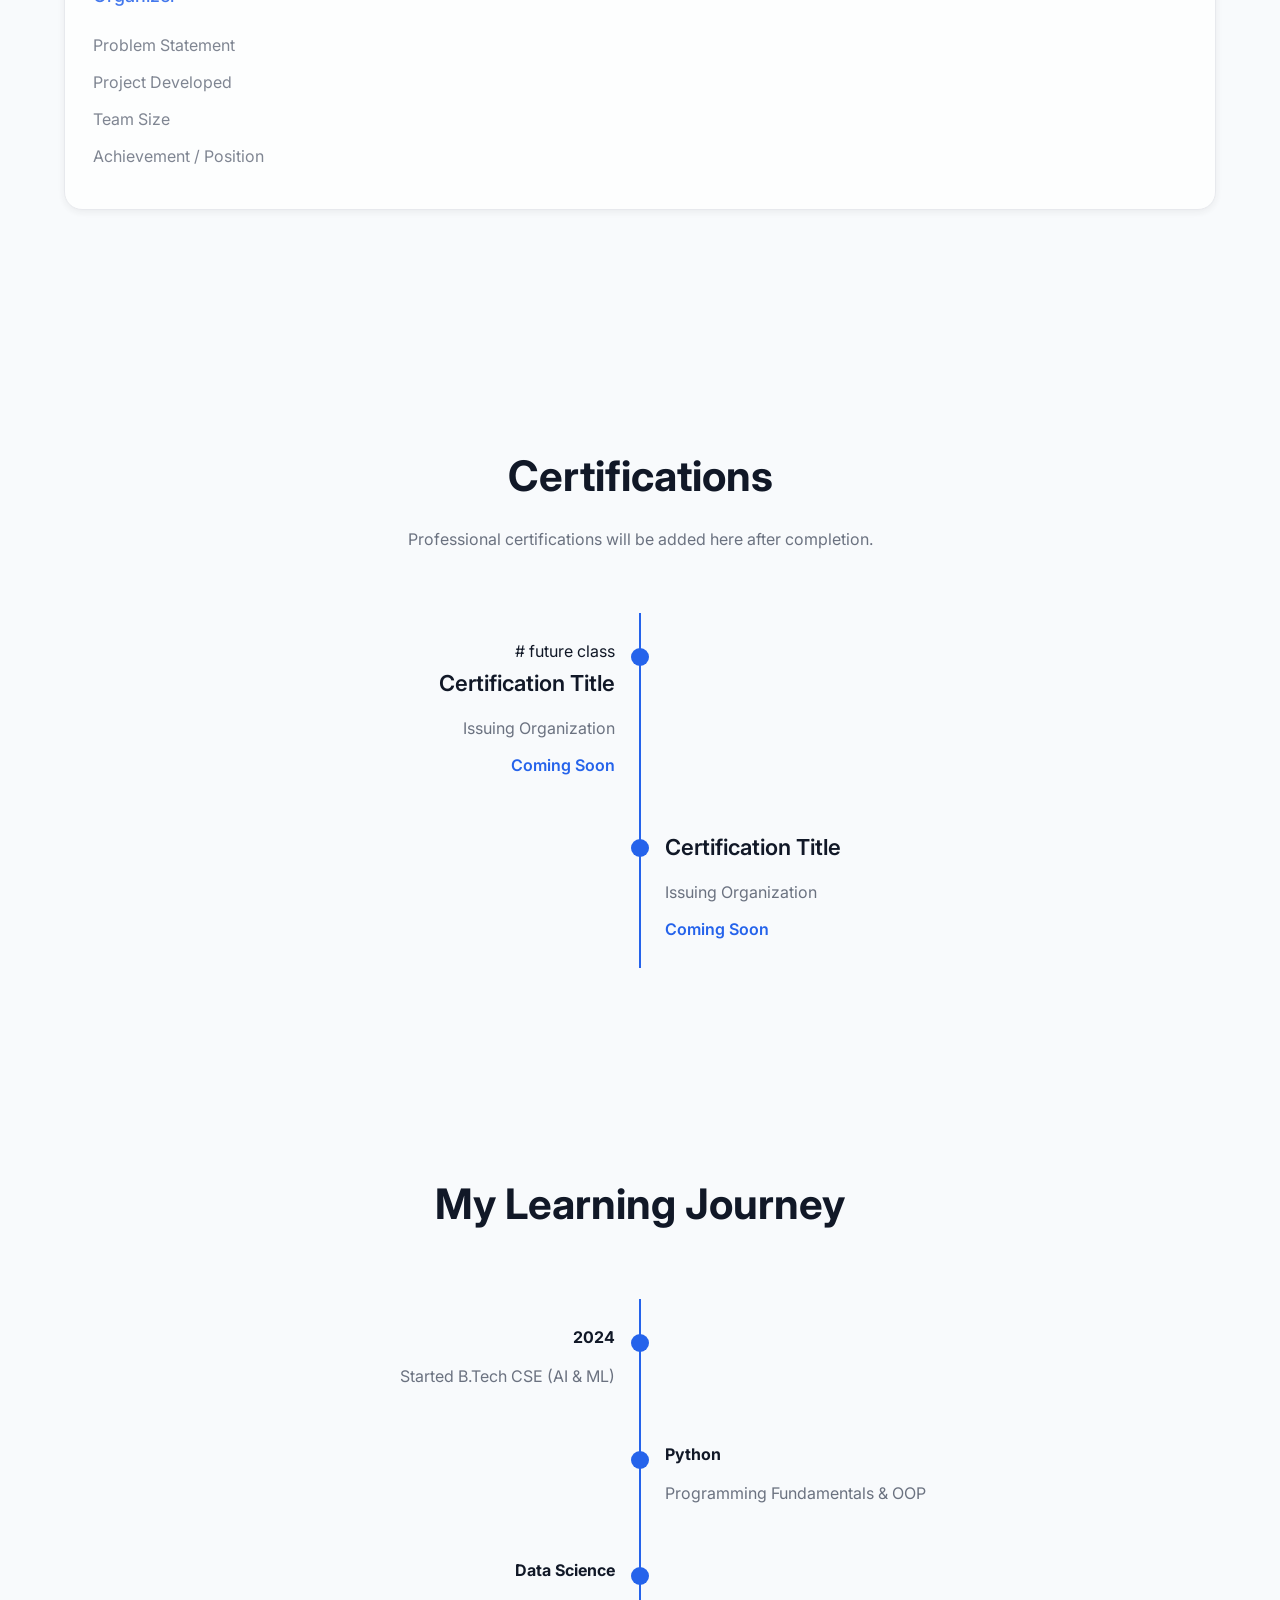
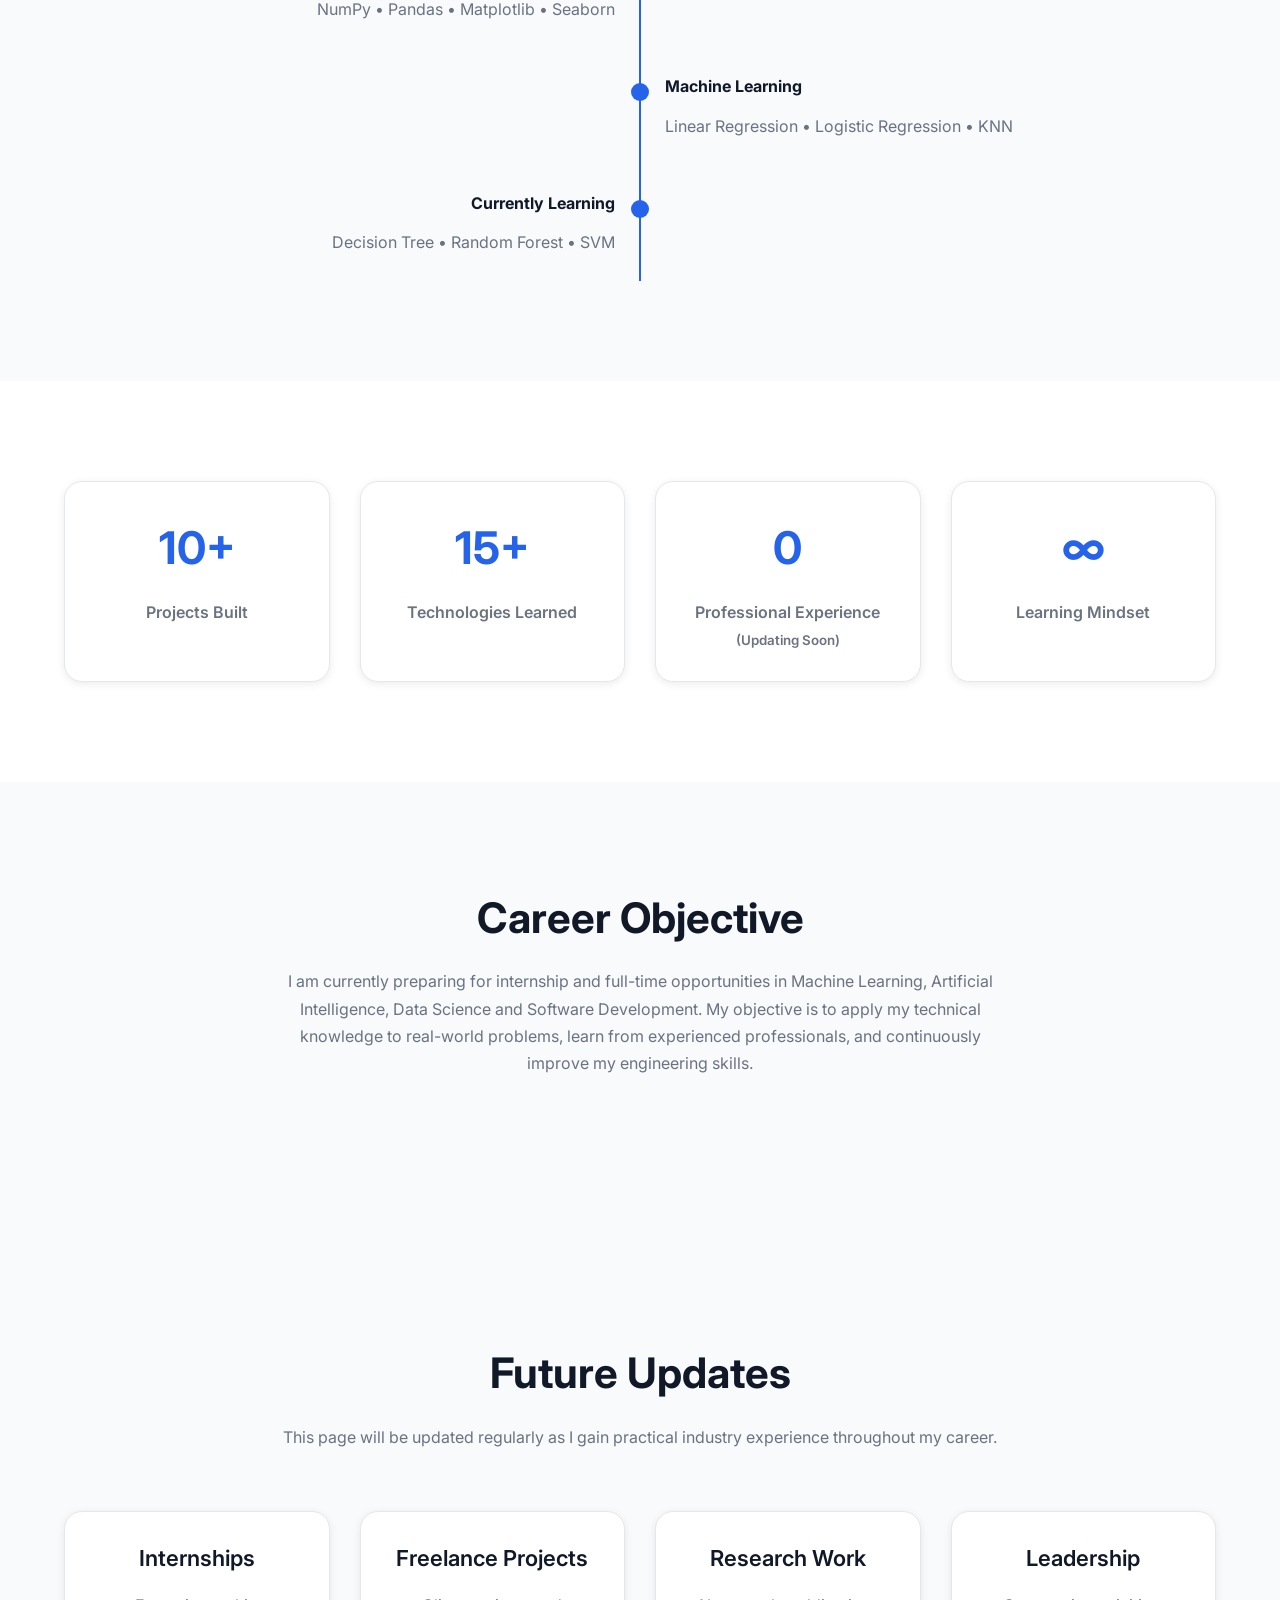
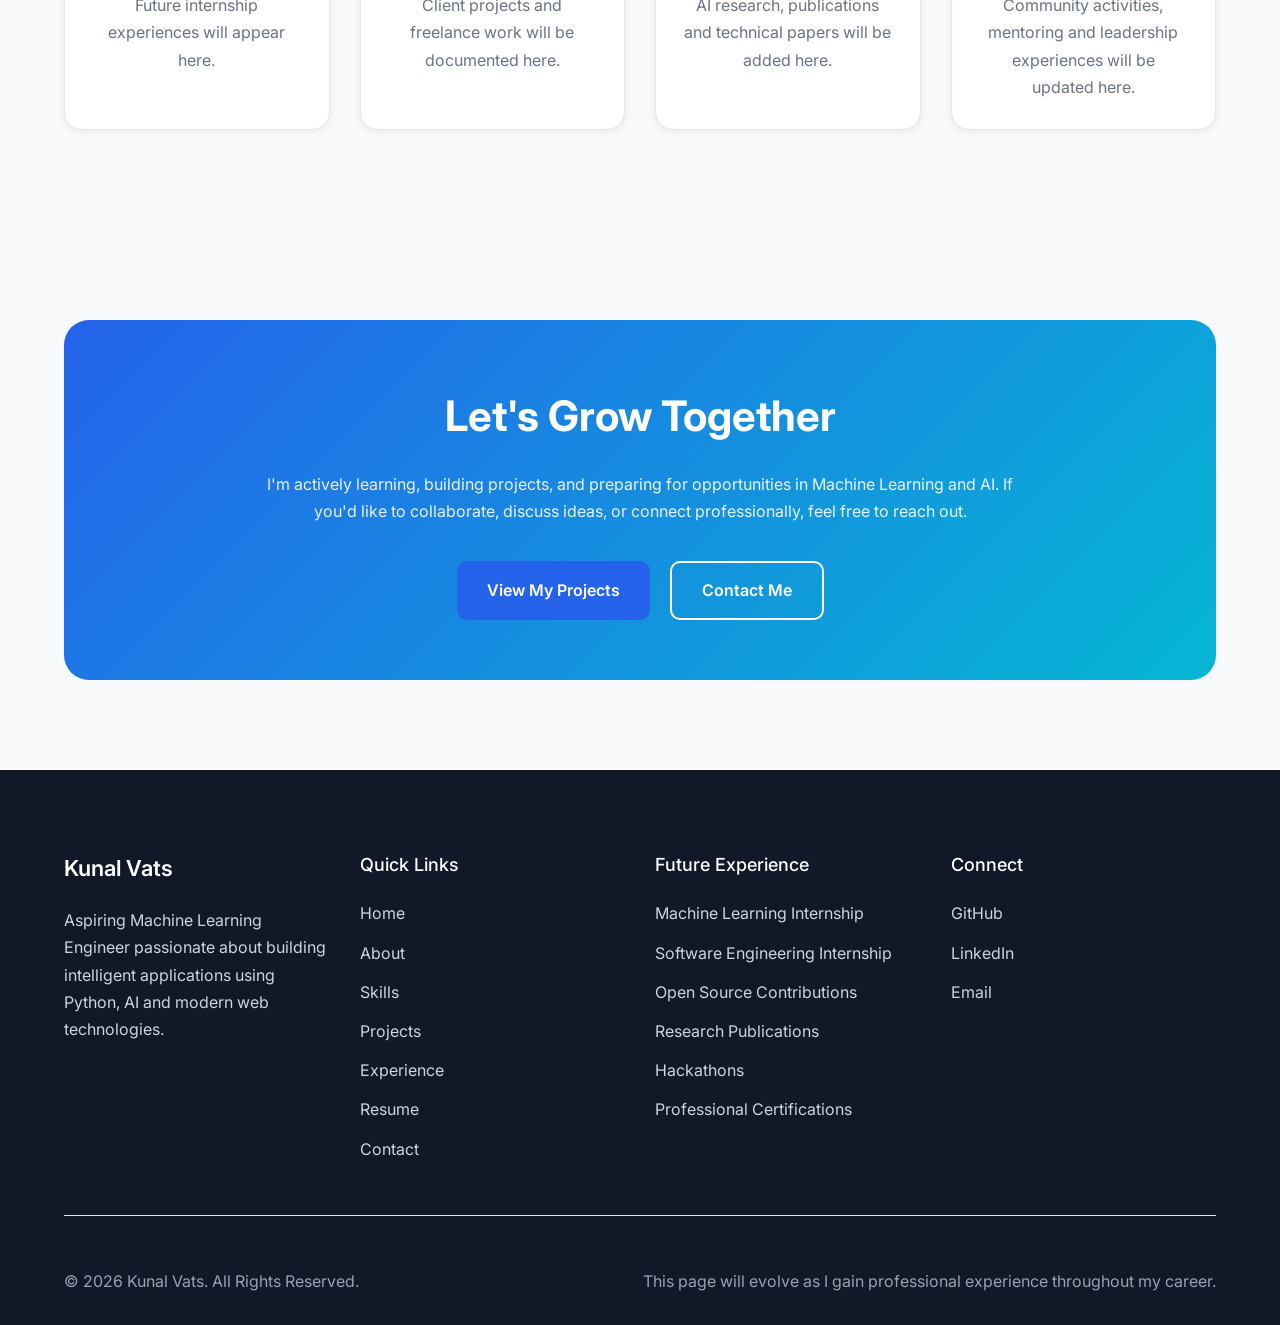
<file: experience.html>
<!DOCTYPE html>
<html lang="en">

<head>

    <!-- ========================================= -->
    <!-- Meta Information -->
    <!-- ========================================= -->

    <meta charset="UTF-8">
    <meta name="viewport" content="width=device-width, initial-scale=1.0">

    <title>Experience | Kunal Vats</title>

    <meta name="description"
        content="Professional experience, internships, achievements and learning journey of Kunal Vats.">

    <meta name="author" content="Kunal Vats">

    <link rel="icon" href="favicon.ico">

    <!-- Google Fonts -->

    <link rel="preconnect" href="https://fonts.googleapis.com">

    <link rel="preconnect" href="https://fonts.gstatic.com" crossorigin>

    <link href="https://fonts.googleapis.com/css2?family=Inter:wght@300;400;500;600;700;800&display=swap"
        rel="stylesheet">

    <!-- CSS -->

    <link rel="stylesheet" href="assets/css/variables.css">
    <link rel="stylesheet" href="assets/css/style.css">
    <link rel="stylesheet" href="assets/css/responsive.css">
    <link rel="stylesheet" href="assets/css/animations.css">

</head>

<body>

    <!-- ========================================= -->
    <!-- Header -->
    <!-- ========================================= -->

    <header class="header">

        <div class="container">

            <div class="navbar">

                <a href="index.html" class="logo">

                    KV

                </a>

                <nav class="nav-menu">

                    <ul>

                        <li><a href="index.html">Home</a></li>

                        <li><a href="about.html">About</a></li>

                        <li><a href="skills.html">Skills</a></li>

                        <li><a href="projects.html">Projects</a></li>

                        <li><a href="experience.html" class="active">Experience</a></li>

                        <li><a href="resume.html">Resume</a></li>

                        <li><a href="contact.html">Contact</a></li>

                    </ul>

                </nav>

                <div class="nav-actions">

                    <button id="themeToggle">🌙</button>

                    <button class="menu-btn">☰</button>

                </div>

            </div>

        </div>

    </header>

    <!-- ========================================= -->
    <!-- Hero -->
    <!-- ========================================= -->

    <section class="page-banner">

        <div class="container">

            <h1>

                Experience

            </h1>

            <p>

                My internships, professional experience, open-source contributions,
                and learning journey will be updated here as I continue growing
                as a Machine Learning Engineer.

            </p>

        </div>

    </section>

    <!-- ========================================= -->
    <!-- Current Status -->
    <!-- ========================================= -->

    <section class="experience-status">

        <div class="container">

            <div class="section-heading">

                <h2>

                    Current Status

                </h2>

            </div>

            <div class="status-card">

                <h3>

                    Student & Machine Learning Learner

                </h3>

                <p>

                    I am currently focused on strengthening my Machine Learning,
                    Python, Data Science and Full Stack Development skills by
                    building practical projects and continuously learning modern
                    AI technologies.

                </p>

            </div>

        </div>

    </section>

    <!-- ========================================= -->
    <!-- Future Professional Experience -->
    <!-- ========================================= -->

    <section class="experience-section">

        <div class="container">

            <div class="section-heading">

                <h2>

                    Professional Experience

                </h2>

                <p>

                    This section will be updated after completing internships,
                    freelance work or full-time roles.

                </p>

            </div>

            <div class="experience-card future">

                <span class="experience-date">

                    Coming Soon

                </span>

                <h3>

                    Machine Learning Internship

                </h3>

                <h4>

                    Company Name

                </h4>

                <ul>

                    <li>Add internship duration</li>
                    <li>Add responsibilities</li>
                    <li>Add technologies used</li>
                    <li>Add achievements</li>

                </ul>

            </div>

            <div class="experience-card future">

                <span class="experience-date">

                    Coming Soon

                </span>

                <h3>

                    Software Development Internship

                </h3>

                <h4>

                    Company Name

                </h4>

                <ul>

                    <li>Add internship details</li>
                    <li>Add projects</li>
                    <li>Add accomplishments</li>

                </ul>

            </div>

        </div>

    </section>

    <!-- Continue in Part 2 -->
         <!-- ========================================= -->
    <!-- Open Source Contributions -->
    <!-- ========================================= -->

    <section class="experience-section">

        <div class="container">

            <div class="section-heading">

                <h2>

                    Open Source Contributions

                </h2>

                <p>

                    This section will contain my future contributions to open-source
                    projects and community initiatives.

                </p>

            </div>

            <div class="experience-card future">

                <span class="experience-date">

                    Coming Soon

                </span>

                <h3>

                    Open Source Contribution

                </h3>

                <h4>

                    GitHub Repository

                </h4>

                <ul>

                    <li>Add repository name</li>
                    <li>Add pull request links</li>
                    <li>Add contribution details</li>
                    <li>Add technologies used</li>

                </ul>

            </div>

        </div>

    </section>

    <!-- ========================================= -->
    <!-- Hackathons -->
    <!-- ========================================= -->

    <section class="experience-section">

        <div class="container">

            <div class="section-heading">

                <h2>

                    Hackathons & Competitions

                </h2>

                <p>

                    Future hackathons, coding competitions and AI challenges
                    will be listed here.

                </p>

            </div>

            <div class="experience-card future">

                <span class="experience-date">

                    Coming Soon

                </span>

                <h3>

                    Hackathon Name

                </h3>

                <h4>

                    Organizer

                </h4>

                <ul>

                    <li>Problem Statement</li>
                    <li>Project Developed</li>
                    <li>Team Size</li>
                    <li>Achievement / Position</li>

                </ul>

            </div>

        </div>

    </section>

    <!-- ========================================= -->
    <!-- Certifications -->
    <!-- ========================================= -->

    <section class="experience-section">

        <div class="container">

            <div class="section-heading">

                <h2>

                    Certifications

                </h2>

                <p>

                    Professional certifications will be added here after completion.

                </p>

            </div>

            <div class="timeline">

                <div class="timeline-item">  # future class

                    <h3>

                        Certification Title

                    </h3>

                    <p>

                        Issuing Organization

                    </p>

                    <span>

                        Coming Soon

                    </span>

                </div>

                <div class="timeline-item">

                    <h3>

                        Certification Title

                    </h3>

                    <p>

                        Issuing Organization

                    </p>

                    <span>

                        Coming Soon

                    </span>

                </div>

            </div>

        </div>

    </section>

    <!-- ========================================= -->
    <!-- Learning Journey -->
    <!-- ========================================= -->

    <section class="experience-section">

        <div class="container">

            <div class="section-heading">

                <h2>

                    My Learning Journey

                </h2>

            </div>

            <div class="timeline">

                <div class="timeline-item">

                    <strong>2024</strong>

                    <p>

                        Started B.Tech CSE (AI & ML)

                    </p>

                </div>

                <div class="timeline-item">

                    <strong>Python</strong>

                    <p>

                        Programming Fundamentals & OOP

                    </p>

                </div>

                <div class="timeline-item">

                    <strong>Data Science</strong>

                    <p>

                        NumPy • Pandas • Matplotlib • Seaborn

                    </p>

                </div>

                <div class="timeline-item">

                    <strong>Machine Learning</strong>

                    <p>

                        Linear Regression • Logistic Regression • KNN

                    </p>

                </div>

                <div class="timeline-item">

                    <strong>Currently Learning</strong>

                    <p>

                        Decision Tree • Random Forest • SVM

                    </p>

                </div>

            </div>

        </div>

    </section>

    <!-- ========================================= -->
    <!-- Experience Statistics -->
    <!-- ========================================= -->

    <section class="statistics-section">

        <div class="container">

            <div class="stats-grid">

                <div class="stat-card">

                    <h2>

                        10+

                    </h2>

                    <p>

                        Projects Built

                    </p>

                </div>

                <div class="stat-card">

                    <h2>

                        15+

                    </h2>

                    <p>

                        Technologies Learned

                    </p>

                </div>

                <div class="stat-card">

                    <h2>

                        0

                    </h2>

                    <p>

                        Professional Experience
                        <br>
                        <small>(Updating Soon)</small>

                    </p>

                </div>

                <div class="stat-card">

                    <h2>

                        ∞

                    </h2>

                    <p>

                        Learning Mindset

                    </p>

                </div>

            </div>

        </div>

    </section>

    <!-- Continue in Final Part -->
         <!-- ========================================= -->
    <!-- Career Objective -->
    <!-- ========================================= -->

    <section class="career-objective">

        <div class="container">

            <div class="section-heading">

                <h2>

                    Career Objective

                </h2>

                <p>

                    I am currently preparing for internship and full-time opportunities
                    in Machine Learning, Artificial Intelligence, Data Science and
                    Software Development. My objective is to apply my technical
                    knowledge to real-world problems, learn from experienced
                    professionals, and continuously improve my engineering skills.

                </p>

            </div>

        </div>

    </section>

    <!-- ========================================= -->
    <!-- Future Updates -->
    <!-- ========================================= -->

    <section class="experience-section">

        <div class="container">

            <div class="section-heading">

                <h2>

                    Future Updates

                </h2>

                <p>

                    This page will be updated regularly as I gain practical industry
                    experience throughout my career.

                </p>

            </div>

            <div class="skills-grid">

                <div class="skill-card">

                    <h3>

                        Internships

                    </h3>

                    <p>

                        Future internship experiences will appear here.

                    </p>

                </div>

                <div class="skill-card">

                    <h3>

                        Freelance Projects

                    </h3>

                    <p>

                        Client projects and freelance work will be documented here.

                    </p>

                </div>

                <div class="skill-card">

                    <h3>

                        Research Work

                    </h3>

                    <p>

                        AI research, publications and technical papers will be added here.

                    </p>

                </div>

                <div class="skill-card">

                    <h3>

                        Leadership

                    </h3>

                    <p>

                        Community activities, mentoring and leadership experiences
                        will be updated here.

                    </p>

                </div>

            </div>

        </div>

    </section>

    <!-- ========================================= -->
    <!-- Call To Action -->
    <!-- ========================================= -->

    <section class="cta-section">

        <div class="container">

            <div class="cta-card">

                <h2>

                    Let's Grow Together

                </h2>

                <p>

                    I'm actively learning, building projects, and preparing for
                    opportunities in Machine Learning and AI. If you'd like to
                    collaborate, discuss ideas, or connect professionally, feel free
                    to reach out.

                </p>

                <div class="cta-buttons">

                    <a href="projects.html" class="btn primary-btn">

                        View My Projects

                    </a>

                    <a href="contact.html" class="btn secondary-btn">

                        Contact Me

                    </a>

                </div>

            </div>

        </div>

    </section>

    <!-- ========================================= -->
    <!-- Footer -->
    <!-- ========================================= -->

    <footer class="footer">

        <div class="container">

            <div class="footer-grid">

                <div class="footer-column">

                    <h3>

                        Kunal Vats

                    </h3>

                    <p>

                        Aspiring Machine Learning Engineer passionate about building
                        intelligent applications using Python, AI and modern web
                        technologies.

                    </p>

                </div>

                <div class="footer-column">

                    <h4>

                        Quick Links

                    </h4>

                    <ul>

                        <li><a href="index.html">Home</a></li>
                        <li><a href="about.html">About</a></li>
                        <li><a href="skills.html">Skills</a></li>
                        <li><a href="projects.html">Projects</a></li>
                        <li><a href="experience.html">Experience</a></li>
                        <li><a href="resume.html">Resume</a></li>
                        <li><a href="contact.html">Contact</a></li>

                    </ul>

                </div>

                <div class="footer-column">

                    <h4>

                        Future Experience

                    </h4>

                    <ul>

                        <li>Machine Learning Internship</li>
                        <li>Software Engineering Internship</li>
                        <li>Open Source Contributions</li>
                        <li>Research Publications</li>
                        <li>Hackathons</li>
                        <li>Professional Certifications</li>

                    </ul>

                </div>

                <div class="footer-column">

                    <h4>

                        Connect

                    </h4>

                    <ul>

                        <li>
                            <a href="https://github.com/practical-work" target="_blank">
                                GitHub
                            </a>
                        </li>

                        <li>
                            <a href="#">
                                LinkedIn
                            </a>
                        </li>

                        <li>
                            <a href="contact.html">
                                Email
                            </a>
                        </li>

                    </ul>

                </div>

            </div>

            <hr>

            <div class="footer-bottom">

                <p>

                    © 2026 Kunal Vats. All Rights Reserved.

                </p>

                <p>

                    This page will evolve as I gain professional experience throughout my career.

                </p>

            </div>

        </div>

    </footer>

    <!-- ========================================= -->
    <!-- JavaScript -->
    <!-- ========================================= -->

    <script src="assets/js/theme.js"></script>
    <script src="assets/js/main.js"></script>

</body>

</html>
</file>
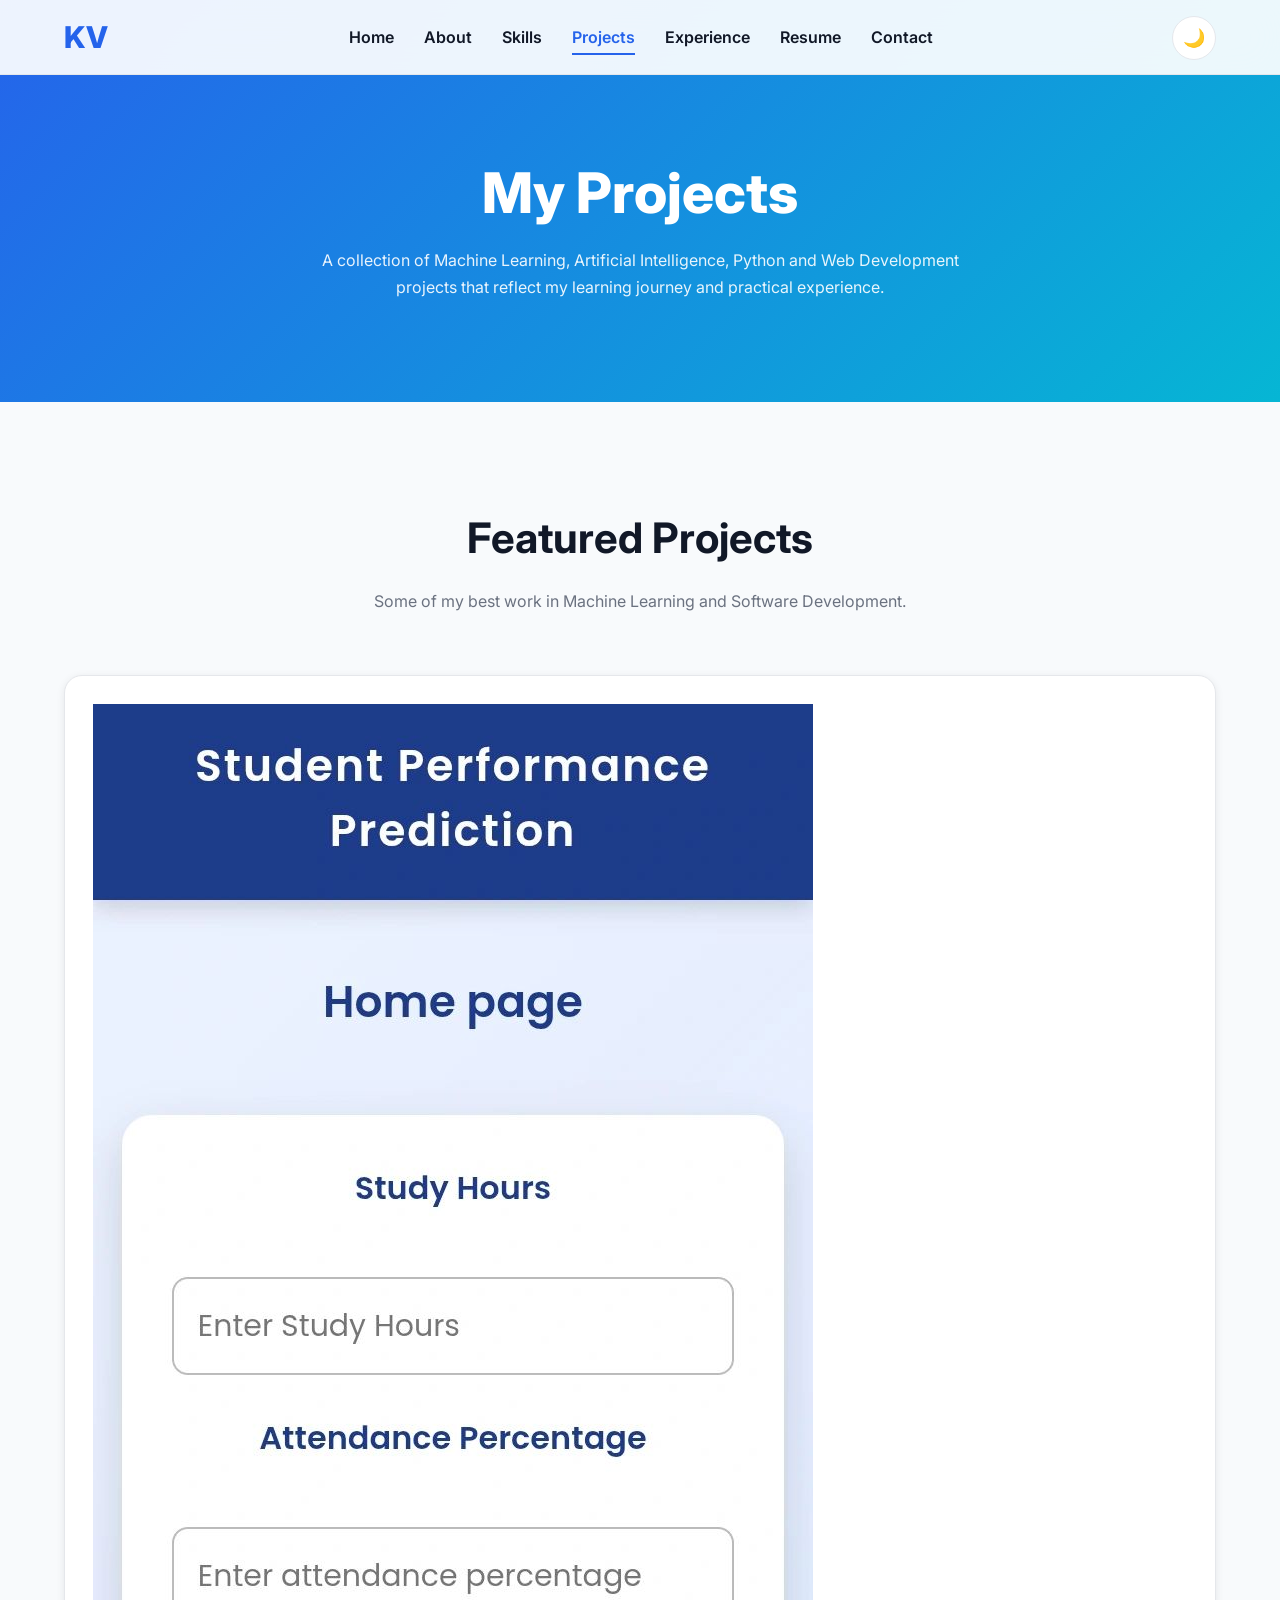
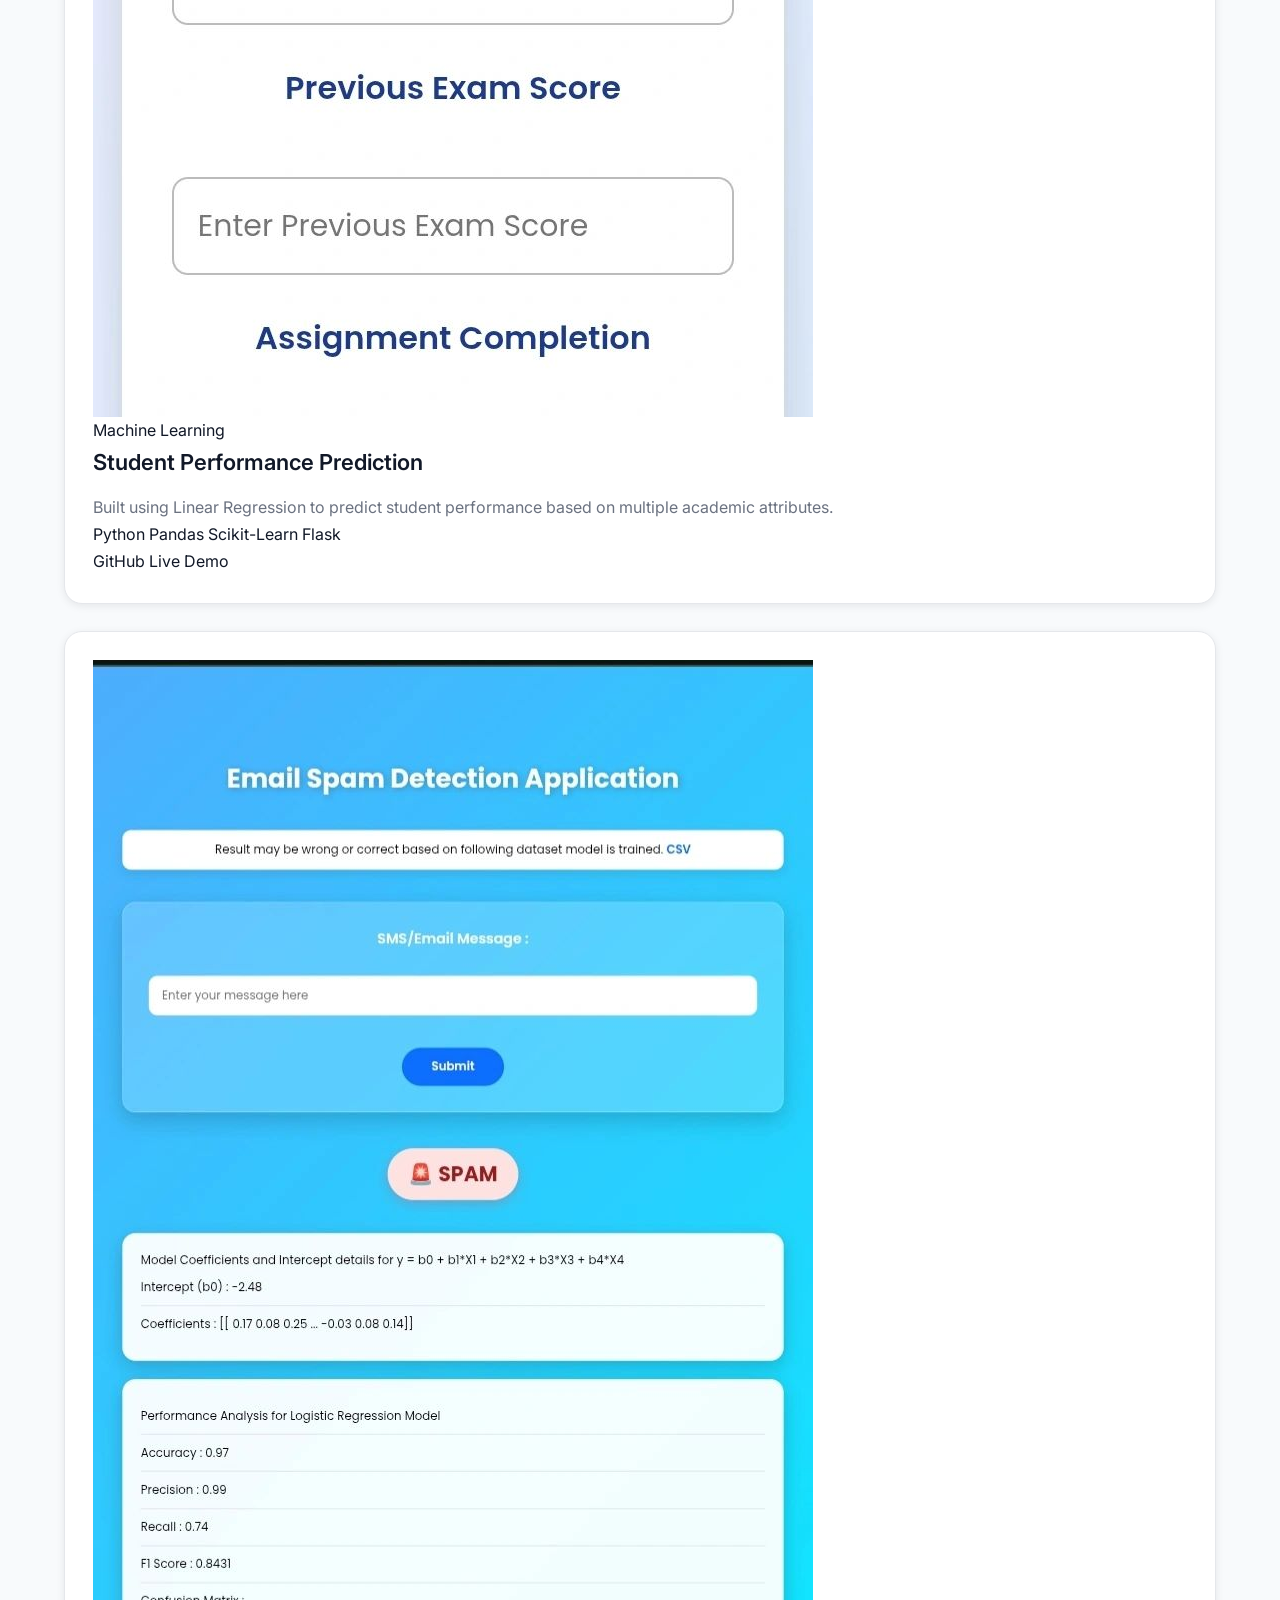
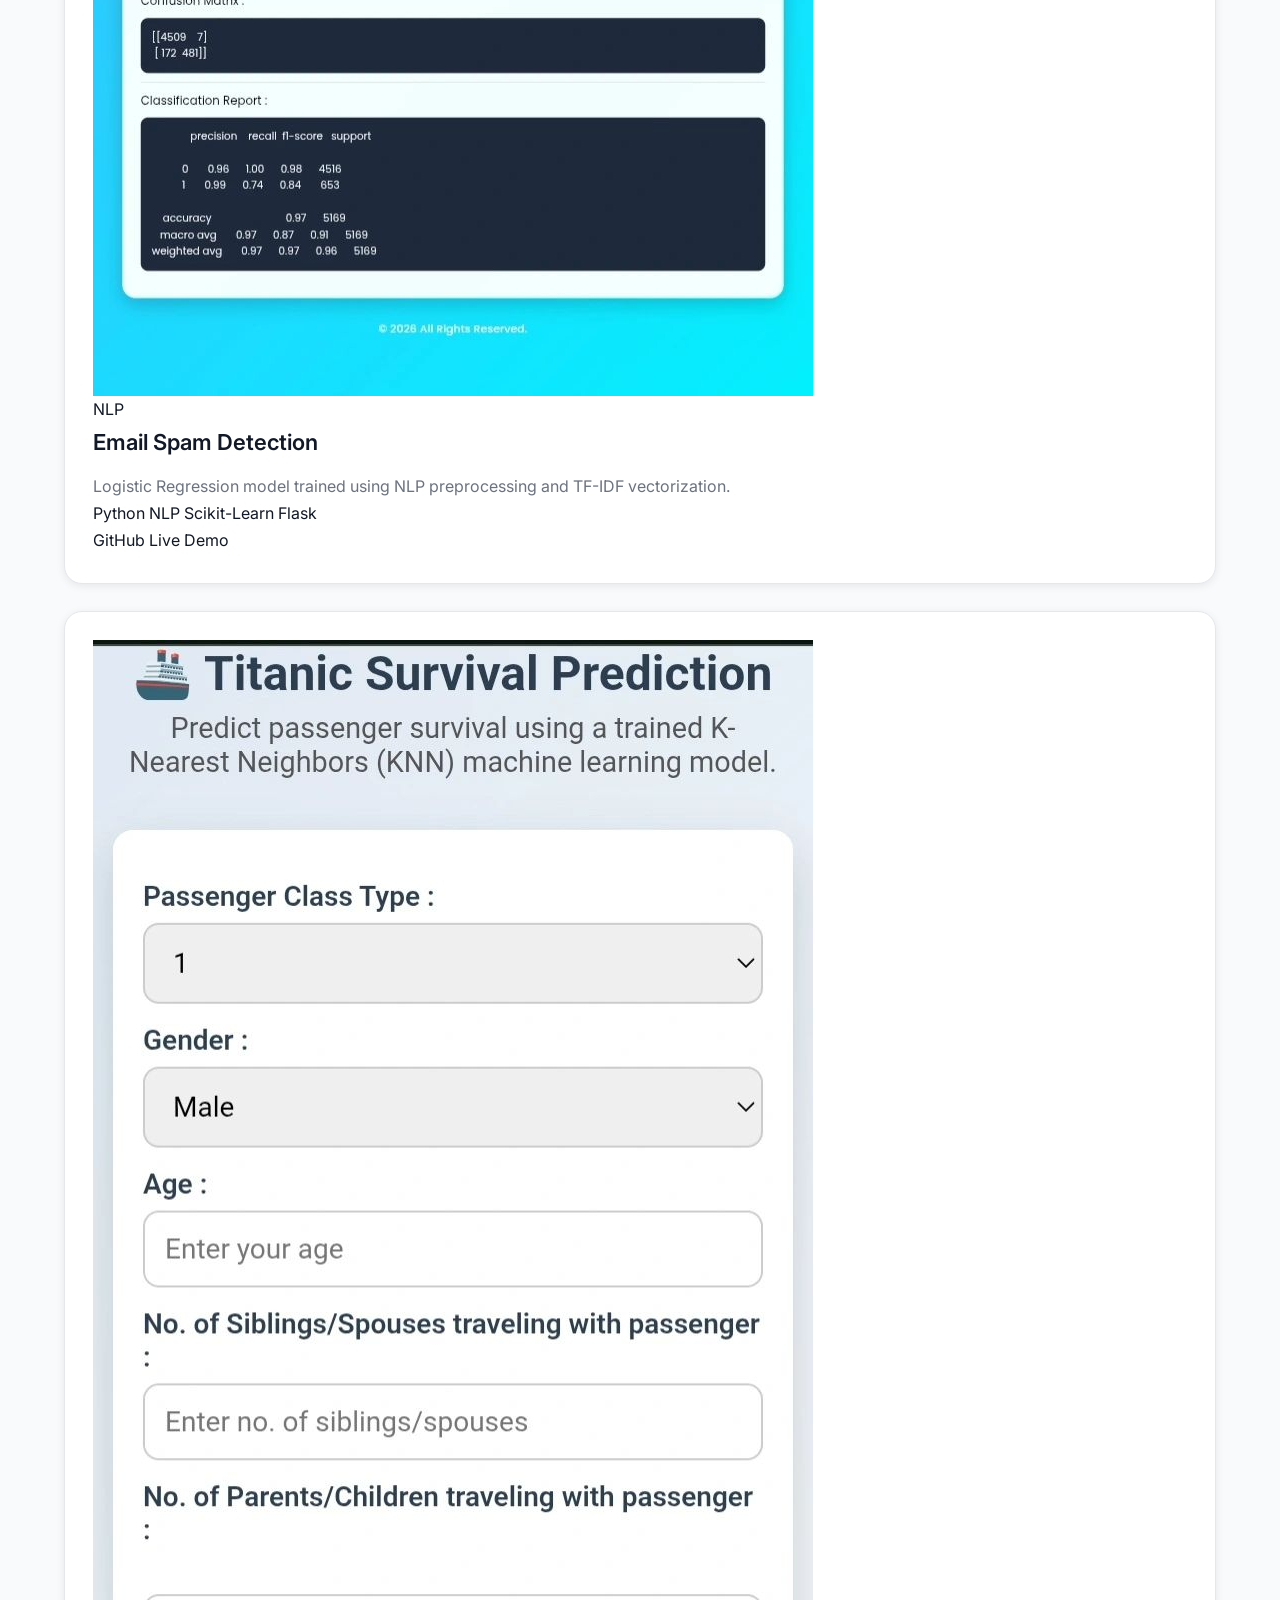
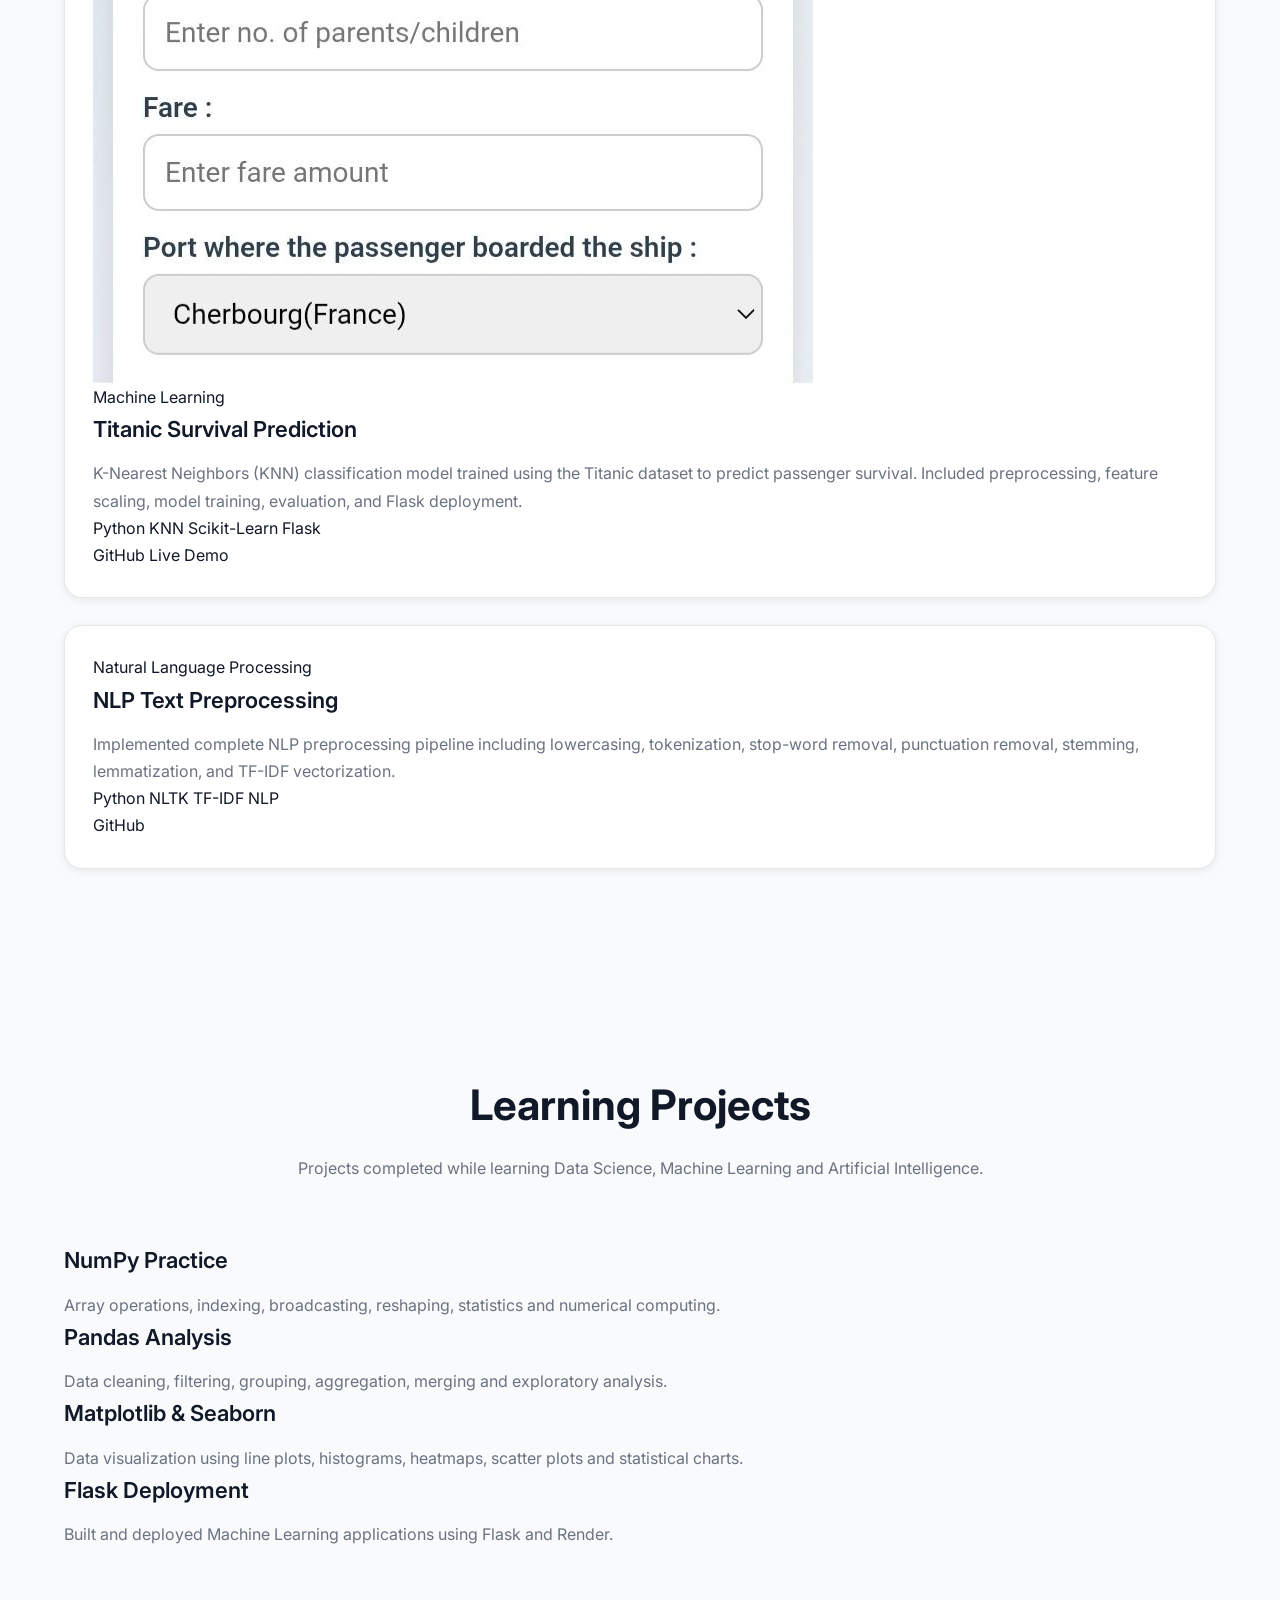
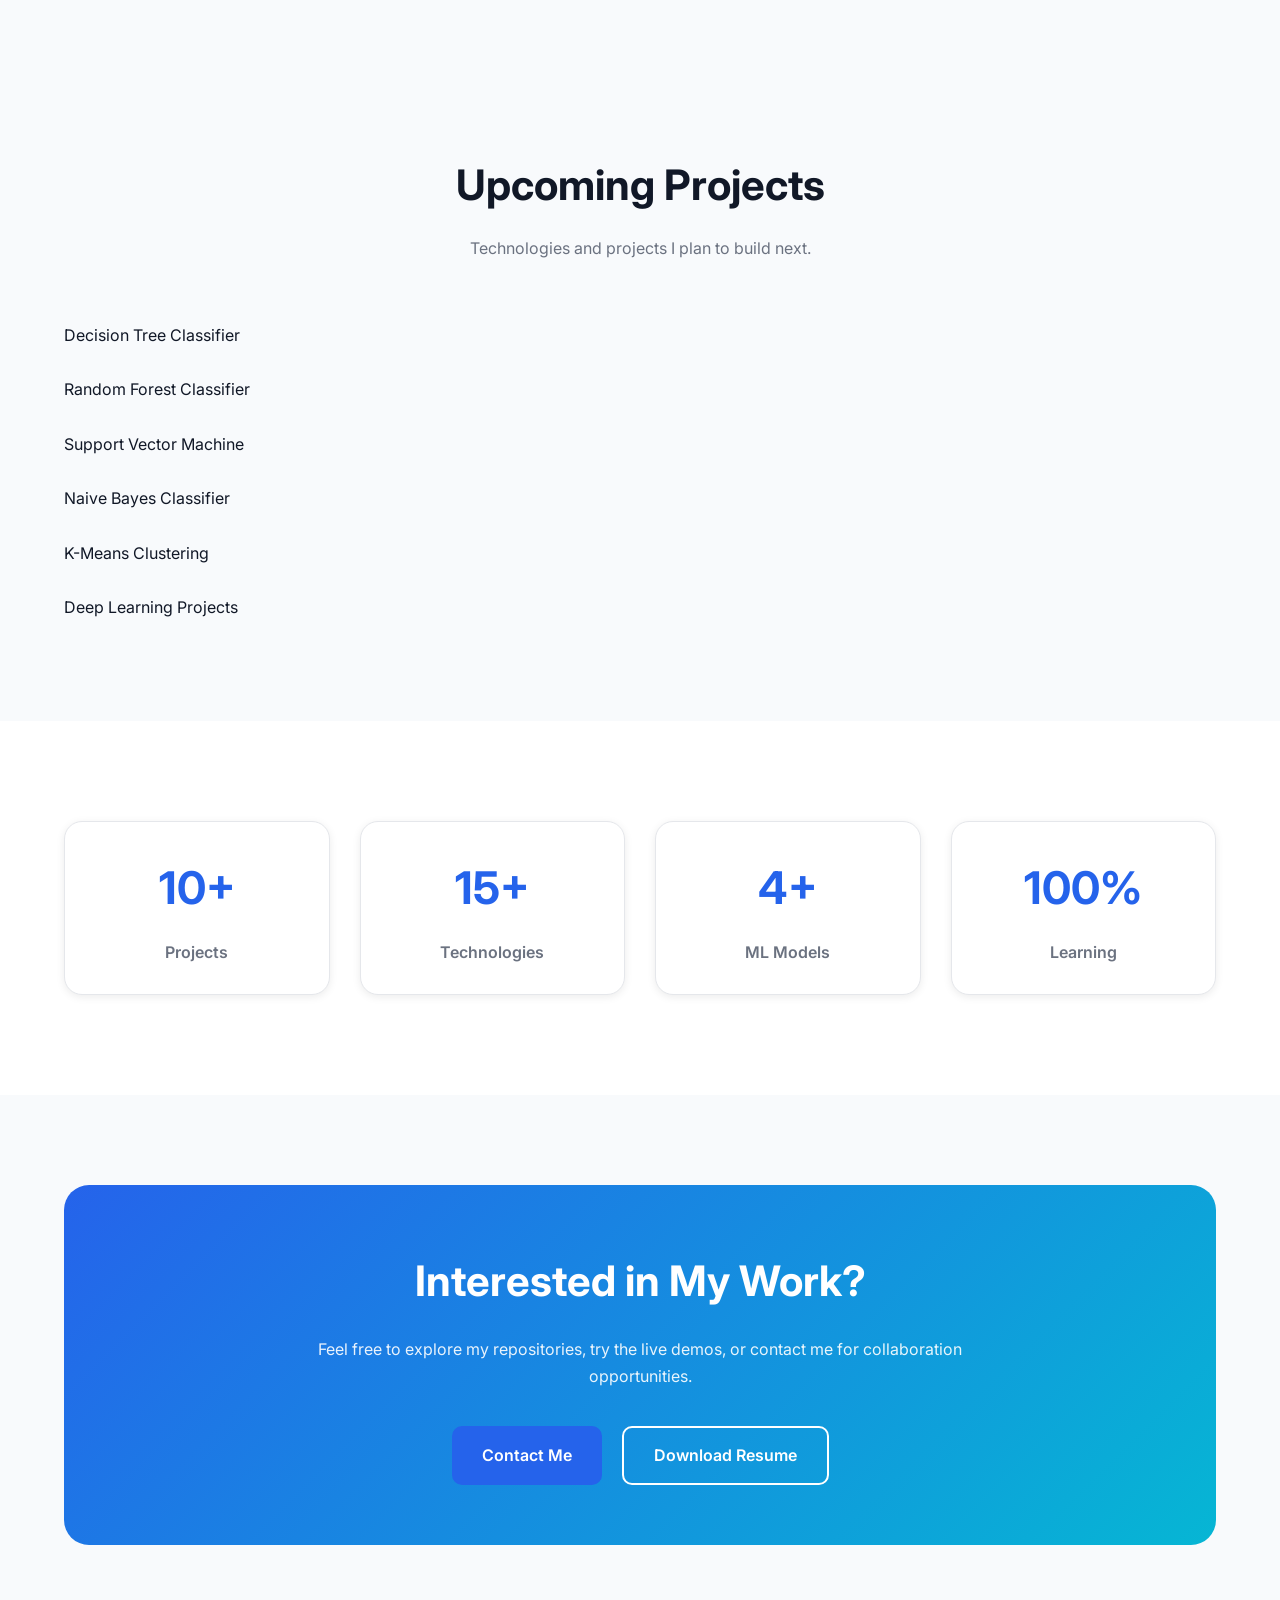
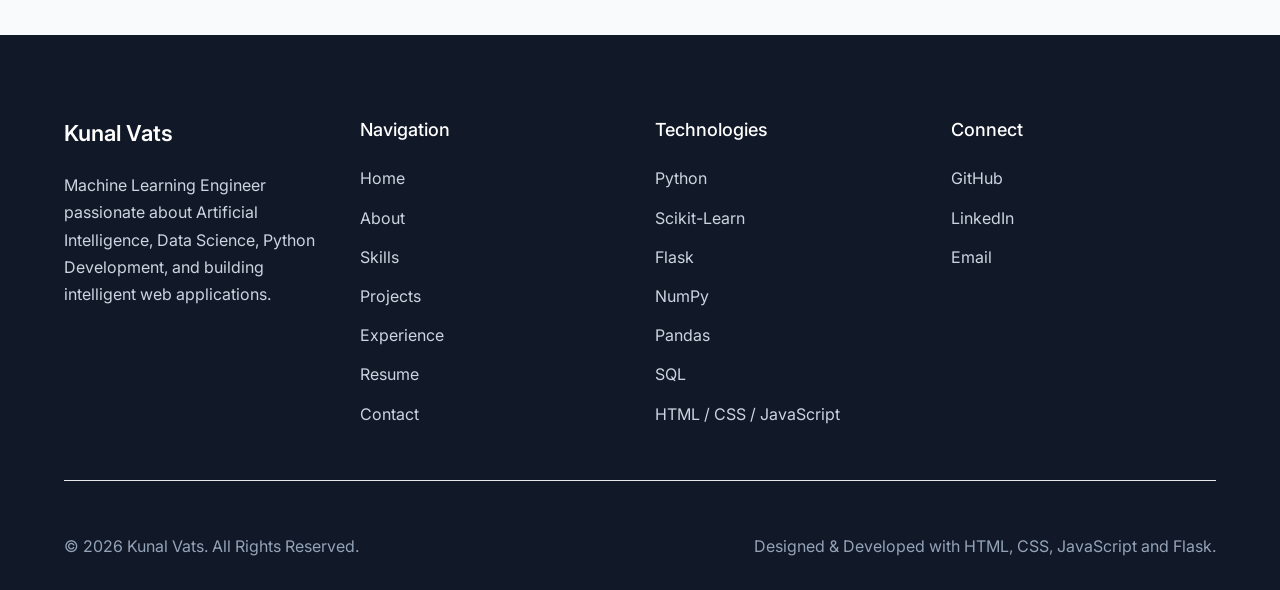
<file: projects.html>
<!DOCTYPE html>
<html lang="en">

<head>

    <!-- ========================================= -->
    <!-- Meta Tags -->
    <!-- ========================================= -->

    <meta charset="UTF-8">
    <meta name="viewport" content="width=device-width, initial-scale=1.0">

    <title>Projects | Kunal Vats</title>

    <meta name="description"
        content="Explore Machine Learning, Artificial Intelligence, Python, Flask and Web Development projects created by Kunal Vats.">

    <meta name="keywords"
        content="Machine Learning Projects, AI Projects, Python, Flask, Portfolio">

    <meta name="author" content="Kunal Vats">

    <link rel="icon" href="favicon.ico">

    <!-- Fonts -->

    <link rel="preconnect" href="https://fonts.googleapis.com">

    <link rel="preconnect" href="https://fonts.gstatic.com" crossorigin>

    <link href="https://fonts.googleapis.com/css2?family=Inter:wght@300;400;500;600;700;800&display=swap"
        rel="stylesheet">

    <!-- CSS -->

    <link rel="stylesheet" href="assets/css/variables.css">
    <link rel="stylesheet" href="assets/css/style.css">
    <link rel="stylesheet" href="assets/css/responsive.css">
    <link rel="stylesheet" href="assets/css/animations.css">

</head>

<body>

    <!-- ========================================= -->
    <!-- Header -->
    <!-- ========================================= -->

    <header class="header">

        <div class="container">

            <div class="navbar">

                <a href="index.html" class="logo">

                    KV

                </a>

                <nav class="nav-menu">

                    <ul>

                        <li><a href="index.html">Home</a></li>

                        <li><a href="about.html">About</a></li>

                        <li><a href="skills.html">Skills</a></li>

                        <li><a href="projects.html" class="active">Projects</a></li>

                        <li><a href="experience.html">Experience</a></li>

                        <li><a href="resume.html">Resume</a></li>

                        <li><a href="contact.html">Contact</a></li>

                    </ul>

                </nav>

                <div class="nav-actions">

                    <button id="themeToggle">

                        🌙

                    </button>

                    <button class="menu-btn">

                        ☰

                    </button>

                </div>

            </div>

        </div>

    </header>

    <!-- ========================================= -->
    <!-- Hero -->
    <!-- ========================================= -->

    <section class="page-banner">

        <div class="container">

            <h1>

                My Projects

            </h1>

            <p>

                A collection of Machine Learning, Artificial Intelligence,
                Python and Web Development projects that reflect my learning
                journey and practical experience.

            </p>

        </div>

    </section>

    <!-- ========================================= -->
    <!-- Featured Projects -->
    <!-- ========================================= -->

    <section class="featured-projects">

        <div class="container">

            <div class="section-heading">

                <h2>

                    Featured Projects

                </h2>

                <p>

                    Some of my best work in Machine Learning and Software Development.

                </p>

            </div>

            <div class="project-grid">

                <!-- Project 1 -->

                <div class="project-card">

                    <img src="assets/images/project1.jpeg"
                        alt="Student Performance Prediction">

                    <div class="project-content">

                        <span class="project-category">

                            Machine Learning

                        </span>

                        <h3>

                            Student Performance Prediction

                        </h3>

                        <p>

                            Built using Linear Regression to predict
                            student performance based on multiple academic
                            attributes.

                        </p>

                        <div class="tech-stack">

                            <span>Python</span>

                            <span>Pandas</span>

                            <span>Scikit-Learn</span>

                            <span>Flask</span>

                        </div>

                        <div class="project-buttons">

                            <a href="https://lnkd.in/gKzmGAAH">

                                GitHub

                            </a>

                            <a href="https://lnkd.in/gqja8H_G">

                                Live Demo

                            </a>

                        </div>

                    </div>

                </div>
                <br>
                <!-- Project 2 -->

                <div class="project-card">

                    <img src="assets/images/project2.jpeg"
                        alt="Email Spam Detection">

                    <div class="project-content">

                        <span class="project-category">

                            NLP

                        </span>

                        <h3>

                            Email Spam Detection

                        </h3>

                        <p>

                            Logistic Regression model trained using NLP
                            preprocessing and TF-IDF vectorization.

                        </p>

                        <div class="tech-stack">

                            <span>Python</span>

                            <span>NLP</span>

                            <span>Scikit-Learn</span>

                            <span>Flask</span>

                        </div>

                        <div class="project-buttons">

                            <a href="https://www.linkedin.com/redir/redirect?url=https%3A%2F%2Flnkd%2Ein%2FguzXspe8&urlhash=caNH&trk=public_post-text">

                                GitHub

                            </a>

                            <a href="https://www.linkedin.com/redir/redirect?url=https%3A%2F%2Flnkd%2Ein%2Fgu6hCamx&urlhash=5wG4&trk=public_post-text">

                                Live Demo

                            </a>

                        </div>

                    </div>

                </div>
                <br>
                <!-- Project 3 -->

                <div class="project-card">

                    <img src="assets/images/project3.jpeg"
                        alt="Titanic Survival Prediction">

                    <div class="project-content">

                        <span class="project-category">

                            Machine Learning

                        </span>

                        <h3>

                            Titanic Survival Prediction

                        </h3>

                        <p>

                            K-Nearest Neighbors (KNN) classification model trained
                            using the Titanic dataset to predict passenger survival.
                            Included preprocessing, feature scaling, model training,
                            evaluation, and Flask deployment.

                        </p>
           
                        <div class="tech-stack">

                            <span>Python</span>
                            <span>KNN</span>
                            <span>Scikit-Learn</span>
                            <span>Flask</span>

                        </div>

                        <div class="project-buttons">

                            <a href="https://www.linkedin.com/redir/redirect?url=https%3A%2F%2Flnkd%2Ein%2FgVnYjkH4&urlhash=8LUy&trk=public_post-text">

                                GitHub

                            </a>

                            <a href="https://www.linkedin.com/redir/redirect?url=https%3A%2F%2Flnkd%2Ein%2Fg9AcBccG&urlhash=AAeR&trk=public_post-text">

                                Live Demo

                            </a>

                        </div>

                    </div>

                </div>
                <br>
                <!-- Project 4 -->

                <div class="project-card">

                    <!-- <img src="assets/images/project.jpeg"
                        alt="NLP Text Preprocessing"> -->

                    <div class="project-content">

                        <span class="project-category">

                            Natural Language Processing

                        </span>

                        <h3>

                            NLP Text Preprocessing

                        </h3>

                        <p>

                            Implemented complete NLP preprocessing pipeline including
                            lowercasing, tokenization, stop-word removal,
                            punctuation removal, stemming, lemmatization,
                            and TF-IDF vectorization.

                        </p>

                        <div class="tech-stack">

                            <span>Python</span>
                            <span>NLTK</span>
                            <span>TF-IDF</span>
                            <span>NLP</span>

                        </div>

                        <div class="project-buttons">

                            <a href="https://www.linkedin.com/redir/redirect?url=https%3A%2F%2Flnkd%2Ein%2FgrKwDrrF&urlhash=MrSB&trk=public_post-text">

                                GitHub

                            </a>

                        </div>

                    </div>

                </div>

            </div>

        </div>

    </section>

    <!-- ========================================= -->
    <!-- Learning Projects -->
    <!-- ========================================= -->

    <section class="learning-projects">

        <div class="container">

            <div class="section-heading">

                <h2>

                    Learning Projects

                </h2>

                <p>

                    Projects completed while learning Data Science,
                    Machine Learning and Artificial Intelligence.

                </p>

            </div>

            <div class="learning-grid">

                <div class="learning-card">

                    <h3>

                        NumPy Practice

                    </h3>

                    <p>

                        Array operations, indexing, broadcasting,
                        reshaping, statistics and numerical computing.

                    </p>

                </div>

                <div class="learning-card">

                    <h3>

                        Pandas Analysis

                    </h3>

                    <p>

                        Data cleaning, filtering, grouping,
                        aggregation, merging and exploratory analysis.

                    </p>

                </div>

                <div class="learning-card">

                    <h3>

                        Matplotlib & Seaborn

                    </h3>

                    <p>

                        Data visualization using line plots,
                        histograms, heatmaps,
                        scatter plots and statistical charts.

                    </p>

                </div>

                <div class="learning-card">

                    <h3>

                        Flask Deployment

                    </h3>

                    <p>

                        Built and deployed Machine Learning
                        applications using Flask and Render.

                    </p>

                </div>

            </div>

        </div>

    </section>

    <!-- ========================================= -->
    <!-- Upcoming Projects -->
    <!-- ========================================= -->

    <section class="future-projects">

        <div class="container">

            <div class="section-heading">

                <h2>

                    Upcoming Projects

                </h2>

                <p>

                    Technologies and projects I plan to build next.

                </p>

            </div>

            <div class="future-grid">

                <div class="future-card">

                    Decision Tree Classifier

                </div>
                <br>
                <div class="future-card">

                    Random Forest Classifier

                </div>
                <br>
                <div class="future-card">

                    Support Vector Machine

                </div>
                <br>
                <div class="future-card">

                    Naive Bayes Classifier

                </div>
                <br>
                <div class="future-card">

                    K-Means Clustering

                </div>
                <br>
                <div class="future-card">

                    Deep Learning Projects

                </div>

            </div>

        </div>

    </section>

    <!-- ========================================= -->
    <!-- Project Statistics -->
    <!-- ========================================= -->

    <section class="statistics-section">

        <div class="container">

            <div class="stats-grid">

                <div class="stat-card">

                    <h2>10+</h2>

                    <p>

                        Projects

                    </p>

                </div>

                <div class="stat-card">

                    <h2>15+</h2>

                    <p>

                        Technologies

                    </p>

                </div>

                <div class="stat-card">

                    <h2>4+</h2>

                    <p>

                        ML Models

                    </p>

                </div>

                <div class="stat-card">

                    <h2>100%</h2>

                    <p>

                        Learning

                    </p>

                </div>

            </div>

        </div>

    </section>

    <!-- ========================================= -->
    <!-- Call To Action -->
    <!-- ========================================= -->

    <section class="cta-section">

        <div class="container">

            <div class="cta-card">

                <h2>

                    Interested in My Work?

                </h2>

                <p>

                    Feel free to explore my repositories,
                    try the live demos, or contact me for
                    collaboration opportunities.

                </p>

                <div class="cta-buttons">

                    <a href="contact.html" class="btn primary-btn">

                        Contact Me

                    </a>

                    <a href="resume.html" class="btn secondary-btn">

                        Download Resume

                    </a>

                </div>

            </div>

        </div>

    </section>

        <!-- ========================================= -->
    <!-- Footer -->
    <!-- ========================================= -->

    <footer class="footer">

        <div class="container">

            <div class="footer-grid">

                <!-- About -->

                <div class="footer-column">

                    <h3>

                        Kunal Vats

                    </h3>

                    <p>

                        Machine Learning Engineer passionate about
                        Artificial Intelligence, Data Science,
                        Python Development, and building intelligent
                        web applications.

                    </p>

                </div>

                <!-- Navigation -->

                <div class="footer-column">

                    <h4>

                        Navigation

                    </h4>

                    <ul>

                        <li>
                            <a href="index.html">
                                Home
                            </a>
                        </li>

                        <li>
                            <a href="about.html">
                                About
                            </a>
                        </li>

                        <li>
                            <a href="skills.html">
                                Skills
                            </a>
                        </li>

                        <li>
                            <a href="projects.html">
                                Projects
                            </a>
                        </li>

                        <li>
                            <a href="experience.html">
                                Experience
                            </a>
                        </li>

                        <li>
                            <a href="resume.html">
                                Resume
                            </a>
                        </li>

                        <li>
                            <a href="contact.html">
                                Contact
                            </a>
                        </li>

                    </ul>

                </div>

                <!-- Technologies -->

                <div class="footer-column">

                    <h4>

                        Technologies

                    </h4>

                    <ul>

                        <li>Python</li>
                        <li>Scikit-Learn</li>
                        <li>Flask</li>
                        <li>NumPy</li>
                        <li>Pandas</li>
                        <li>SQL</li>
                        <li>HTML / CSS / JavaScript</li>

                    </ul>

                </div>

                <!-- Social -->

                <div class="footer-column">

                    <h4>

                        Connect

                    </h4>

                    <ul>

                        <li>

                            <a href="https://github.com/practical-work"
                               target="_blank">

                                GitHub

                            </a>

                        </li>

                        <li>

                            <a href="https://www.linkedin.com/in/kunal-vats-46b69b313?utm_source=share_via&utm_content=profile&utm_medium=member_android">

                                LinkedIn

                            </a>

                        </li>

                        <li>

                            <a href="contact.html">

                                Email

                            </a>

                        </li>

                    </ul>

                </div>

            </div>

            <hr>

            <div class="footer-bottom">

                <p>

                    © 2026 Kunal Vats. All Rights Reserved.

                </p>

                <p>

                    Designed & Developed with HTML, CSS, JavaScript and Flask.

                </p>

            </div>

        </div>

    </footer>

    <!-- ========================================= -->
    <!-- JavaScript -->
    <!-- ========================================= -->

    <script src="assets/js/theme.js"></script>
    <script src="assets/js/project.js"></script>
    <script src="assets/js/main.js"></script>

</body>

</html>
</file>
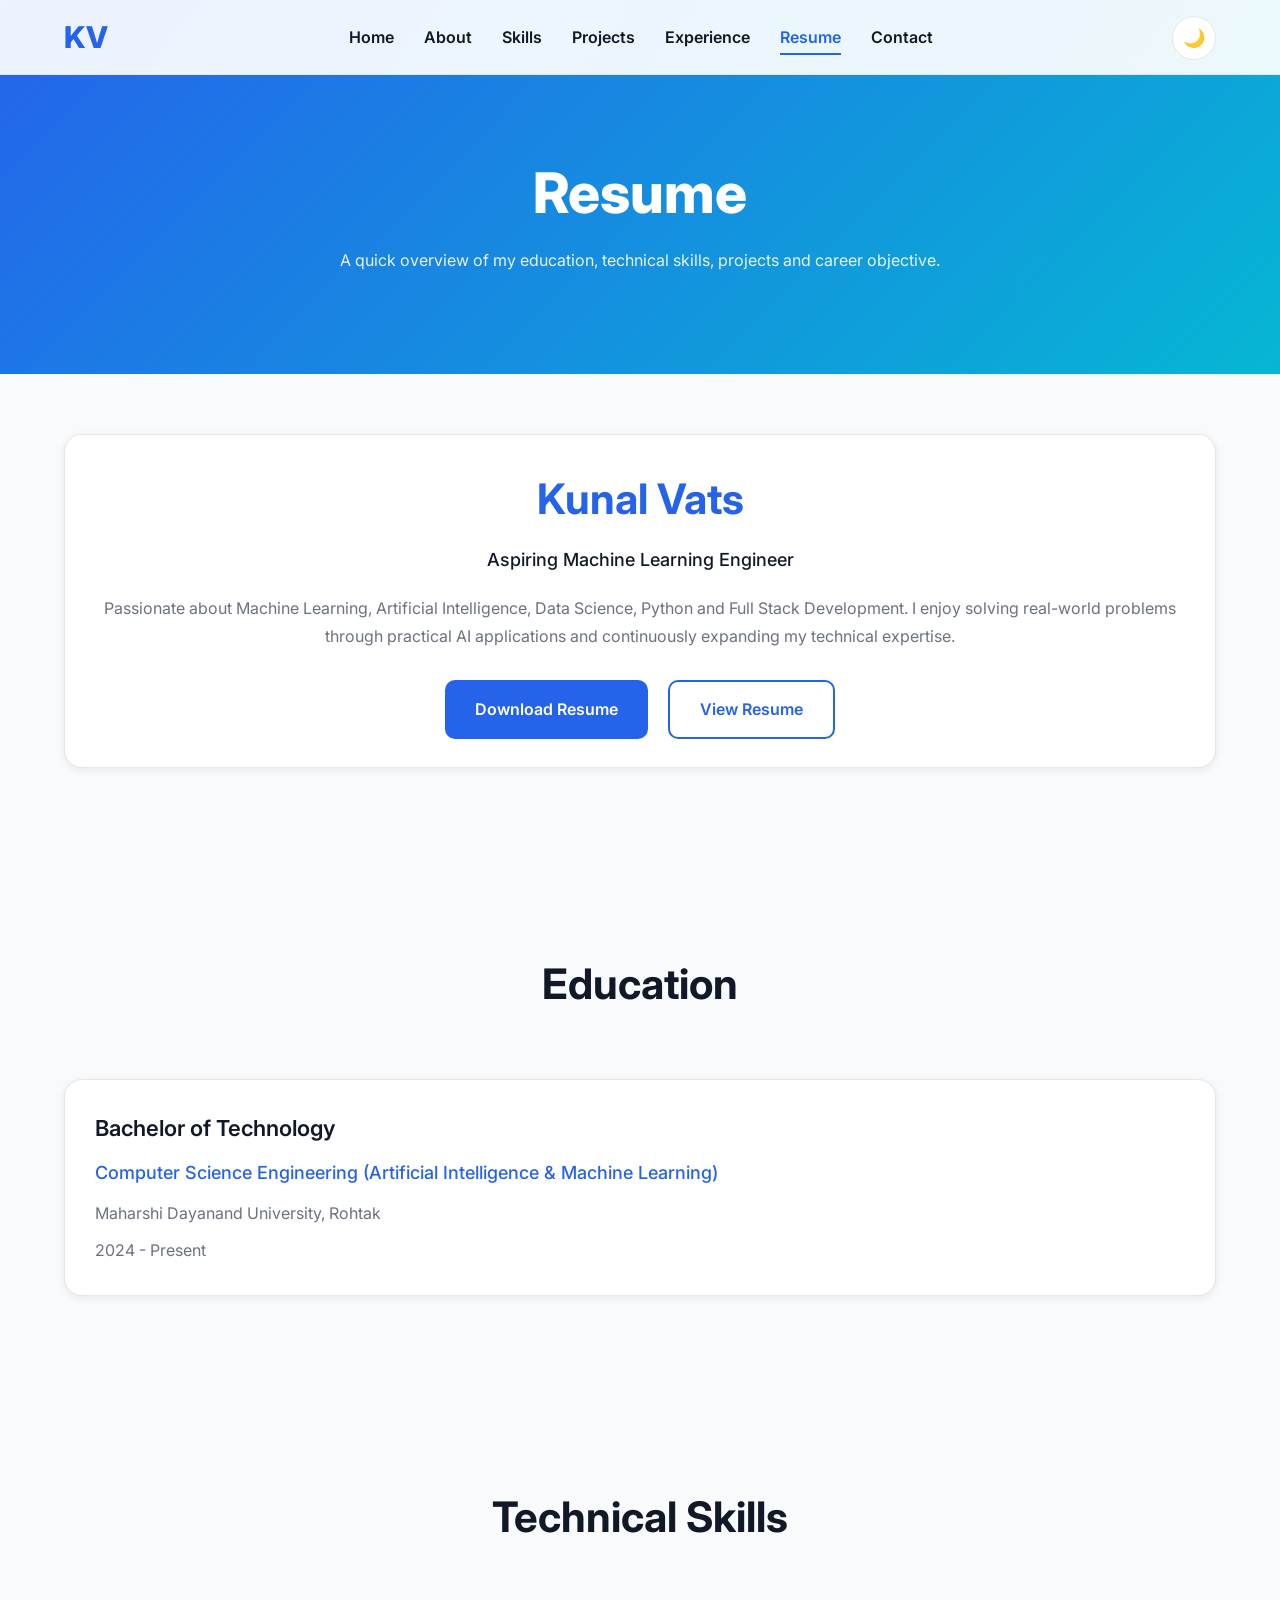
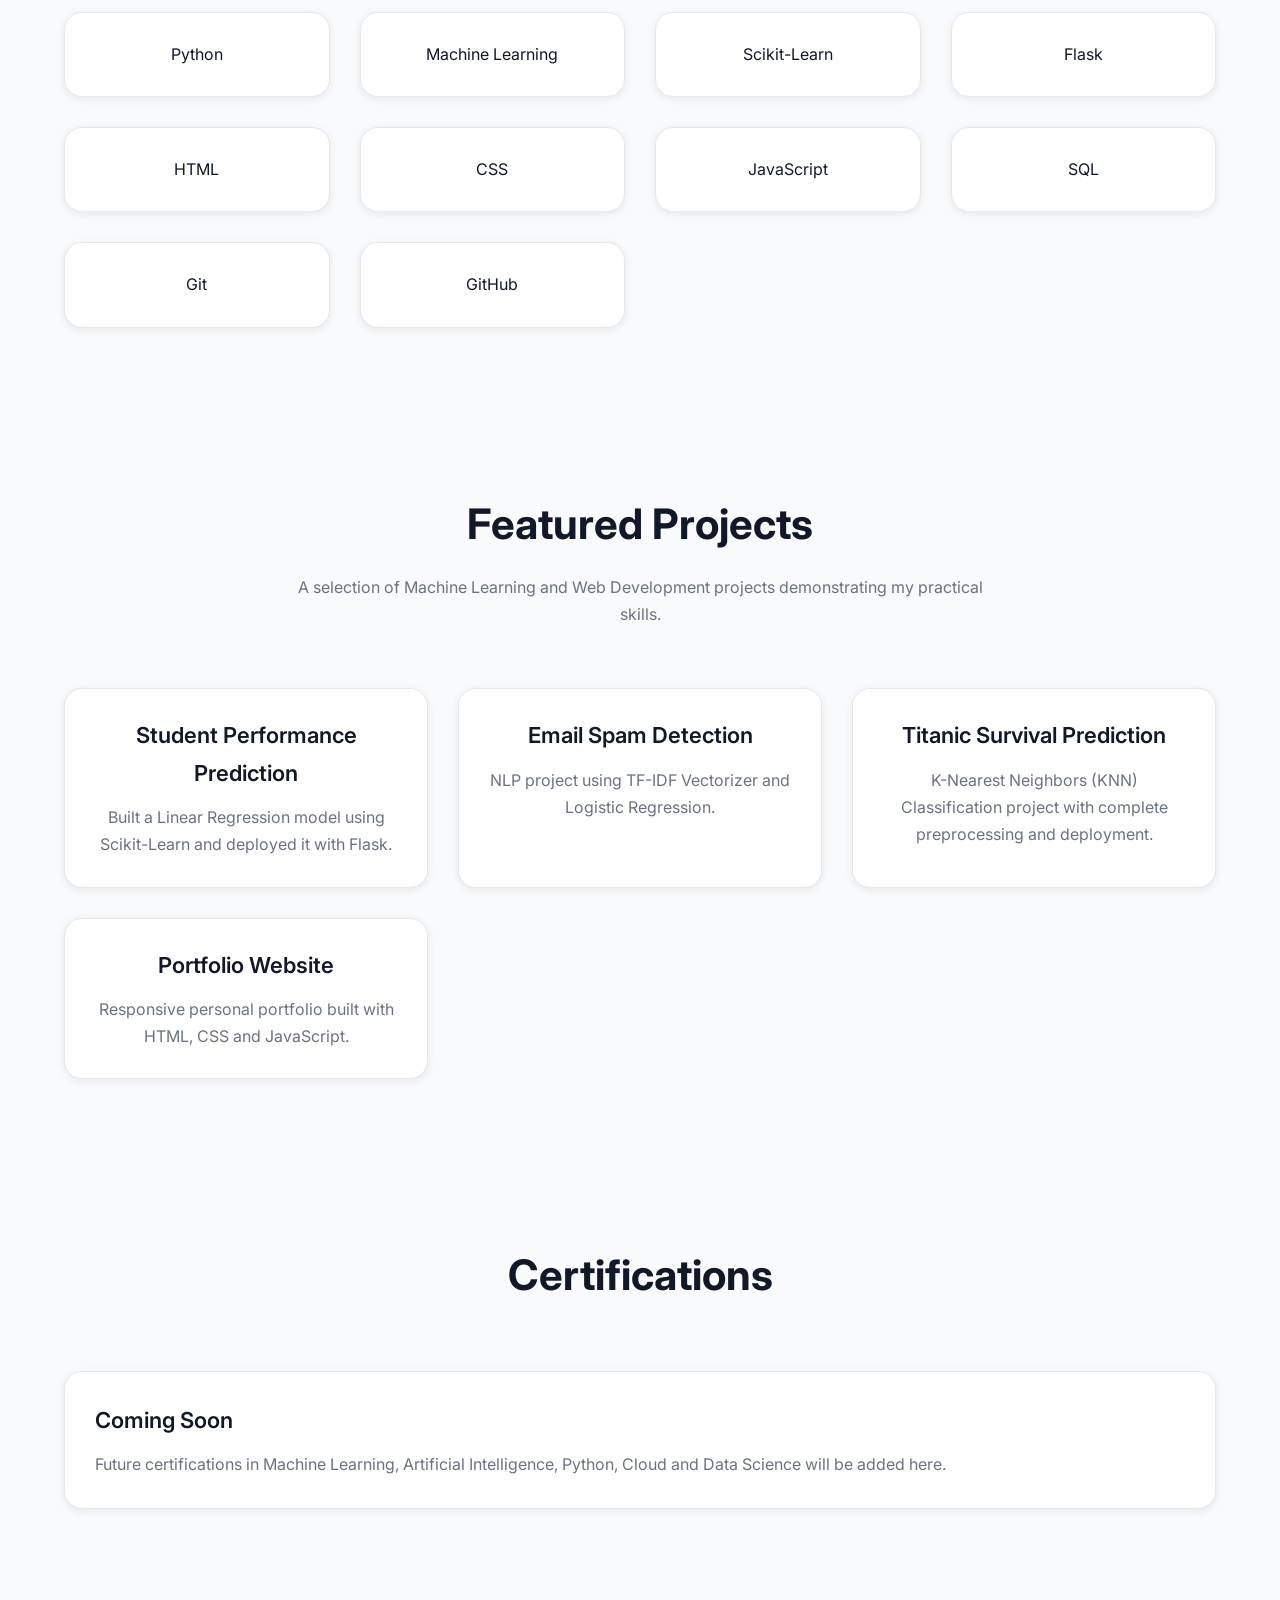
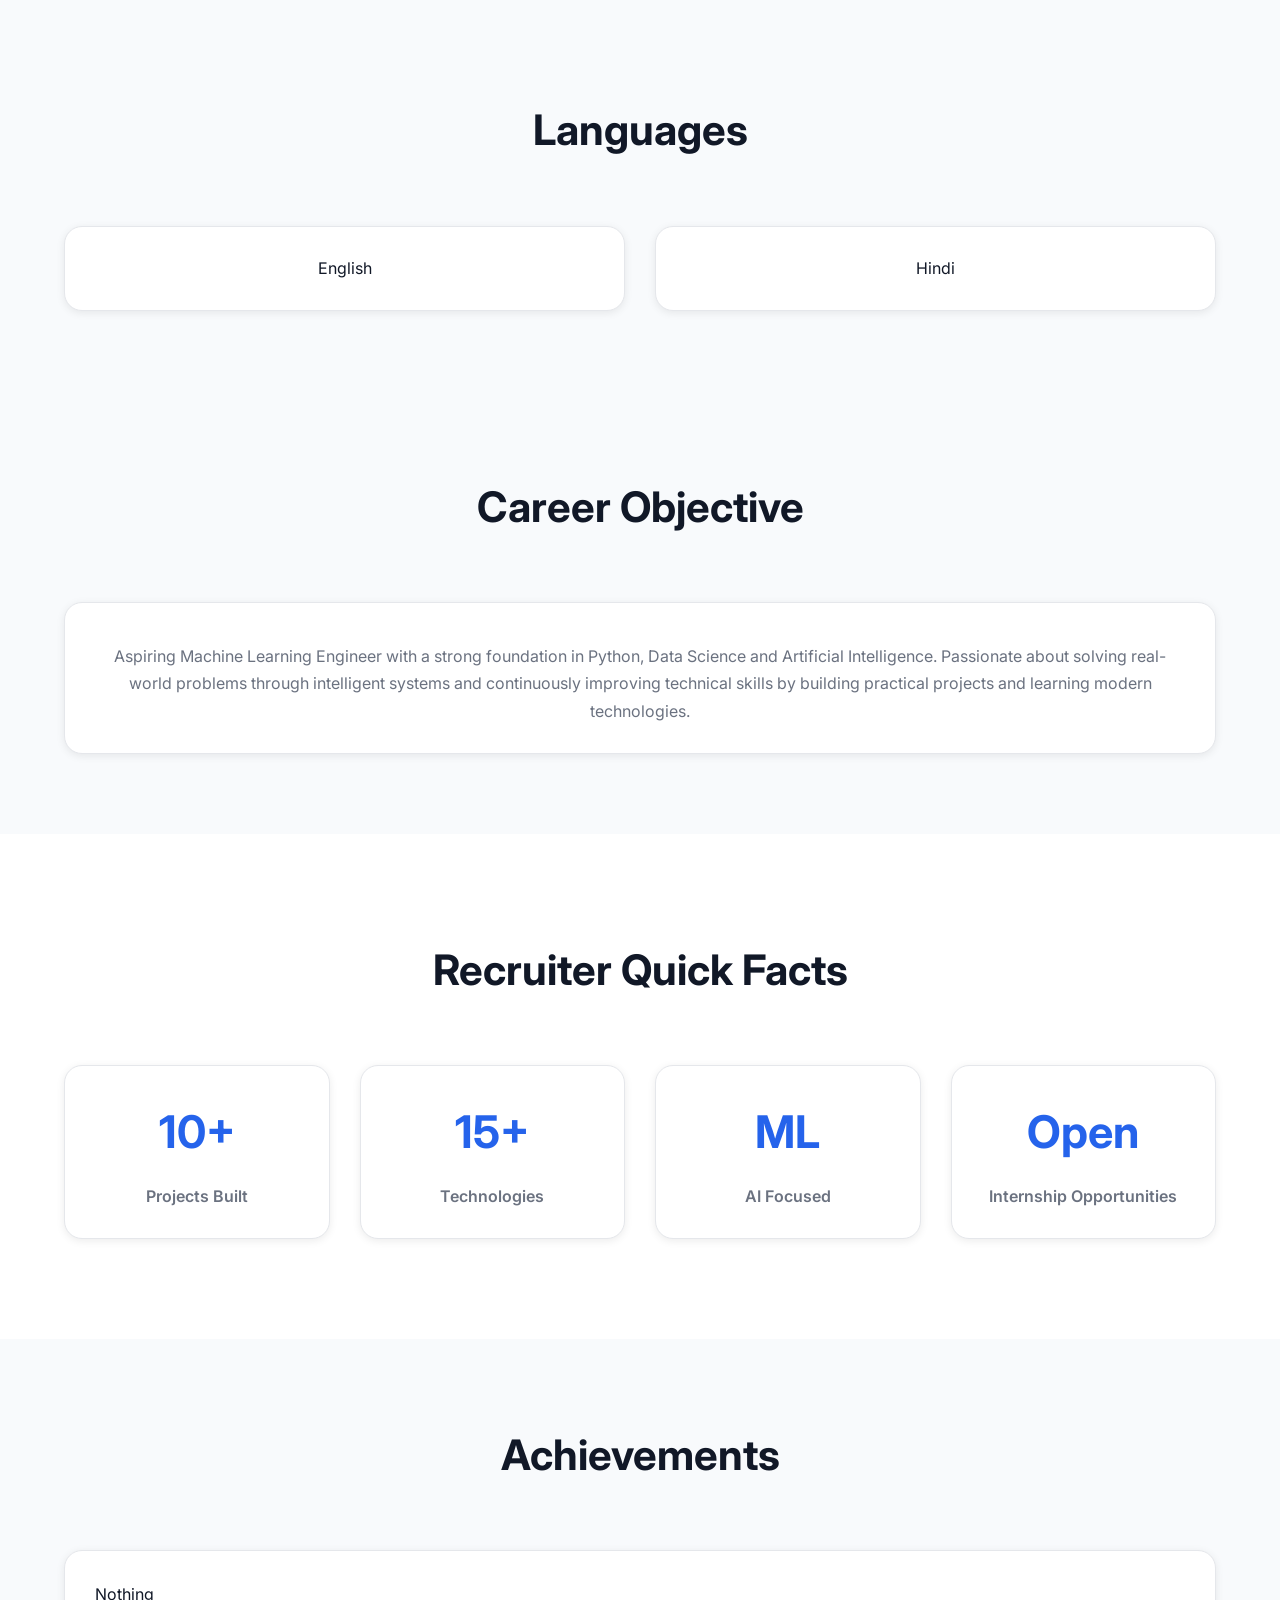
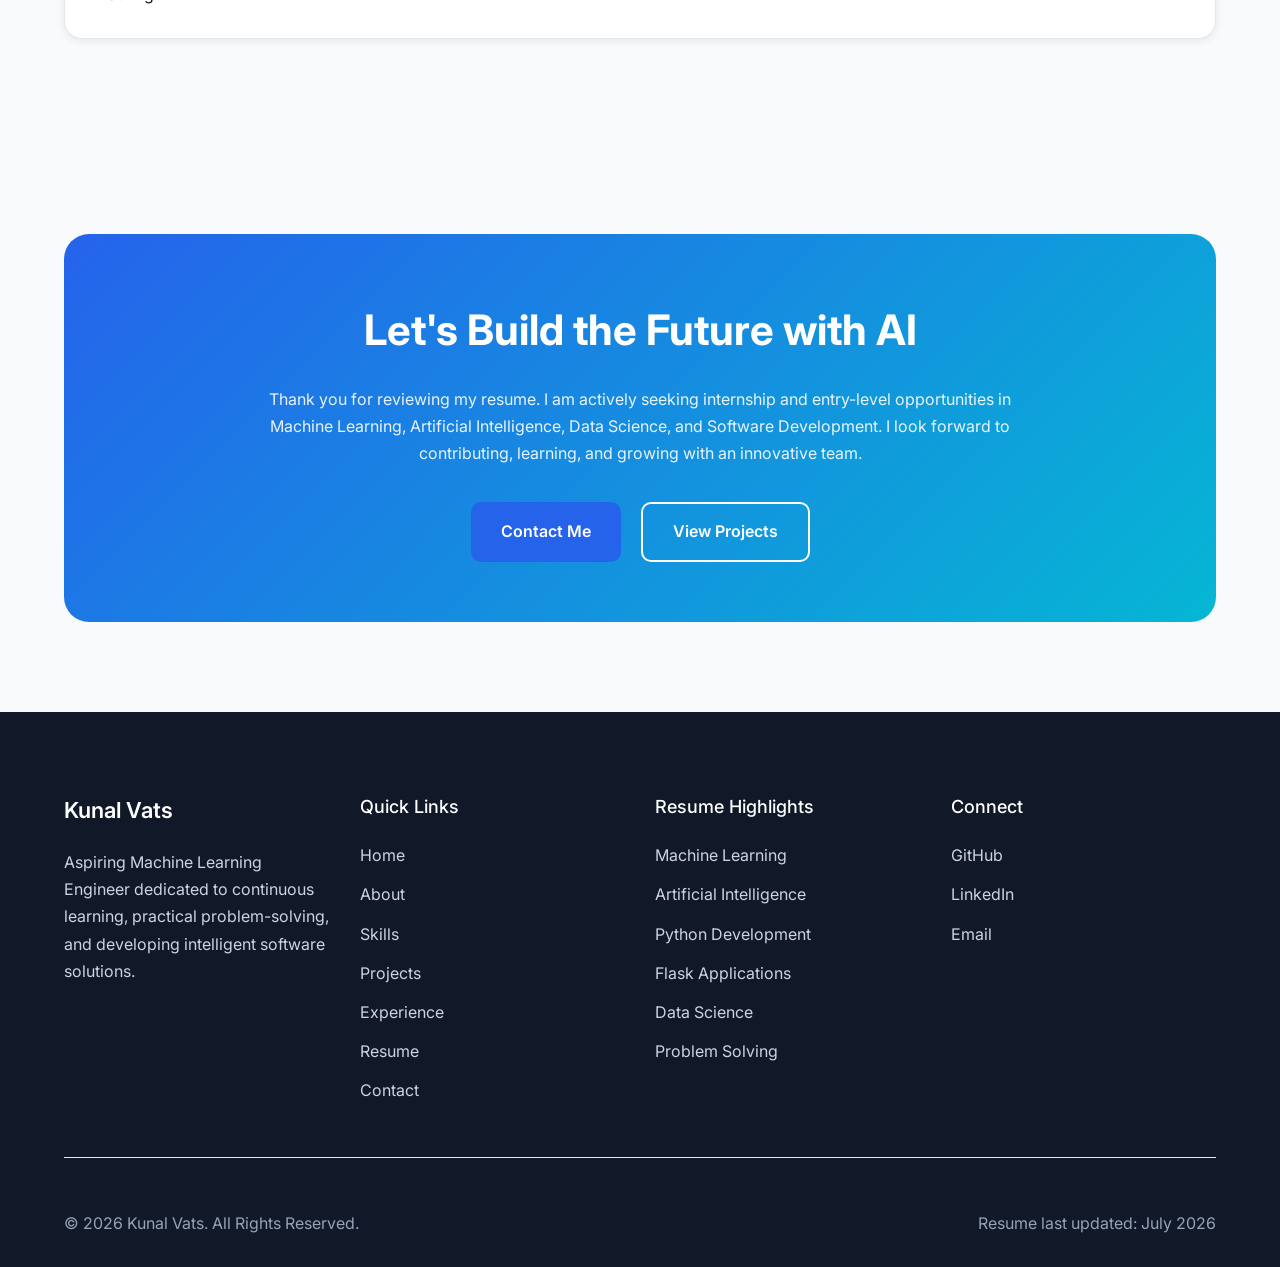
<file: resume.html>
<!DOCTYPE html>
<html lang="en">

<head>

    <!-- ========================================= -->
    <!-- Meta Tags -->
    <!-- ========================================= -->

    <meta charset="UTF-8">

    <meta name="viewport"
          content="width=device-width, initial-scale=1.0">

    <title>

        Resume | Kunal Vats

    </title>

    <meta name="description"
          content="Resume of Kunal Vats, aspiring Machine Learning Engineer specializing in Python, AI, Data Science and Full Stack Development.">

    <meta name="author"
          content="Kunal Vats">

    <link rel="icon"
          href="favicon.ico">

    <!-- Google Font -->

    <link rel="preconnect"
          href="https://fonts.googleapis.com">

    <link rel="preconnect"
          href="https://fonts.gstatic.com"
          crossorigin>

    <link href="https://fonts.googleapis.com/css2?family=Inter:wght@300;400;500;600;700;800&display=swap"
          rel="stylesheet">

    <!-- CSS -->

    <link rel="stylesheet"
          href="assets/css/variables.css">

    <link rel="stylesheet"
          href="assets/css/style.css">

    <link rel="stylesheet"
          href="assets/css/responsive.css">

    <link rel="stylesheet"
          href="assets/css/animations.css">

</head>

<body>

    <!-- ========================================= -->
    <!-- Header -->
    <!-- ========================================= -->

    <header class="header">

        <div class="container">

            <div class="navbar">

                <a href="index.html"
                   class="logo">

                    KV

                </a>

                <nav class="nav-menu">

                    <ul>

                        <li><a href="index.html">Home</a></li>

                        <li><a href="about.html">About</a></li>

                        <li><a href="skills.html">Skills</a></li>

                        <li><a href="projects.html">Projects</a></li>

                        <li><a href="experience.html">Experience</a></li>

                        <li>
                            <a href="resume.html"
                               class="active">
                                Resume
                            </a>
                        </li>

                        <li><a href="contact.html">Contact</a></li>

                    </ul>

                </nav>

                <div class="nav-actions">

                    <button id="themeToggle">

                        🌙

                    </button>

                    <button class="menu-btn">

                        ☰

                    </button>

                </div>

            </div>

        </div>

    </header>

    <!-- ========================================= -->
    <!-- Hero -->
    <!-- ========================================= -->

    <section class="page-banner">

        <div class="container">

            <h1>

                Resume

            </h1>

            <p>

                A quick overview of my education, technical skills,
                projects and career objective.

            </p>

        </div>

    </section>

    <!-- ========================================= -->
    <!-- Resume Overview -->
    <!-- ========================================= -->

    <section class="resume-overview">

        <div class="container">

            <div class="resume-card">

                <h2>

                    Kunal Vats

                </h2>

                <h4>

                    Aspiring Machine Learning Engineer

                </h4>

                <p>

                    Passionate about Machine Learning,
                    Artificial Intelligence,
                    Data Science,
                    Python and Full Stack Development.

                    I enjoy solving real-world problems through
                    practical AI applications and continuously
                    expanding my technical expertise.

                </p>

                <div class="resume-buttons">

                    <a href="assets/resume/Kunal_Vats_Resume.pdf"
                       class="btn primary-btn"
                       download>

                        Download Resume

                    </a>

                    <a href="assets/resume/Kunal_Vats_Resume.pdf"
                       target="_blank"
                       class="btn secondary-btn">

                        View Resume

                    </a>

                </div>

            </div>

        </div>

    </section>

    <!-- ========================================= -->
    <!-- Education -->
    <!-- ========================================= -->

    <section class="resume-section">

        <div class="container">

            <div class="section-heading">

                <h2>

                    Education

                </h2>

            </div>

            <div class="resume-item">

                <h3>

                    Bachelor of Technology

                </h3>

                <h4>

                    Computer Science Engineering
                    (Artificial Intelligence & Machine Learning)

                </h4>

                <p>

                    Maharshi Dayanand University, Rohtak

                </p>

                <span>

                    2024 - Present

                </span>

            </div>

        </div>

    </section>

    <!-- ========================================= -->
    <!-- Technical Skills -->
    <!-- ========================================= -->

    <section class="resume-section">

        <div class="container">

            <div class="section-heading">

                <h2>

                    Technical Skills

                </h2>

            </div>

            <div class="skills-grid">

                <div class="skill-card">

                    Python

                </div>

                <div class="skill-card">

                    Machine Learning

                </div>

                <div class="skill-card">

                    Scikit-Learn

                </div>

                <div class="skill-card">

                    Flask

                </div>

                <div class="skill-card">

                    HTML

                </div>

                <div class="skill-card">

                    CSS

                </div>

                <div class="skill-card">

                    JavaScript

                </div>

                <div class="skill-card">

                    SQL

                </div>

                <div class="skill-card">

                    Git

                </div>

                <div class="skill-card">

                    GitHub

                </div>

            </div>

        </div>

    </section>
        <!-- ========================================= -->
    <!-- Featured Projects -->
    <!-- ========================================= -->

    <section class="resume-section">

        <div class="container">

            <div class="section-heading">

                <h2>

                    Featured Projects

                </h2>

                <p>

                    A selection of Machine Learning and Web Development projects
                    demonstrating my practical skills.

                </p>

            </div>

            <div class="resume-grid">

                <div class="resume-card">

                    <h3>

                        Student Performance Prediction

                    </h3>

                    <p>

                        Built a Linear Regression model using Scikit-Learn
                        and deployed it with Flask.

                    </p>

                </div>

                <div class="resume-card">

                    <h3>

                        Email Spam Detection

                    </h3>

                    <p>

                        NLP project using TF-IDF Vectorizer and
                        Logistic Regression.

                    </p>

                </div>

                <div class="resume-card">

                    <h3>

                        Titanic Survival Prediction

                    </h3>

                    <p>

                        K-Nearest Neighbors (KNN) Classification
                        project with complete preprocessing and deployment.

                    </p>

                </div>

                <div class="resume-card">

                    <h3>

                        Portfolio Website

                    </h3>

                    <p>

                        Responsive personal portfolio built with
                        HTML, CSS and JavaScript.

                    </p>

                </div>

            </div>

        </div>

    </section>

    <!-- ========================================= -->
    <!-- Certifications -->
    <!-- ========================================= -->

    <section class="resume-section">

        <div class="container">

            <div class="section-heading">

                <h2>

                    Certifications

                </h2>

            </div>

            <div class="resume-item">

                <h3>

                    Coming Soon

                </h3>

                <p>

                    Future certifications in Machine Learning,
                    Artificial Intelligence,
                    Python,
                    Cloud and Data Science
                    will be added here.

                </p>

            </div>

        </div>

    </section>

    <!-- ========================================= -->
    <!-- Languages -->
    <!-- ========================================= -->

    <section class="resume-section">

        <div class="container">

            <div class="section-heading">

                <h2>

                    Languages

                </h2>

            </div>

            <div class="skills-grid">

                <div class="skill-card">

                    English

                </div>

                <div class="skill-card">

                    Hindi

                </div>

            </div>

        </div>

    </section>

    <!-- ========================================= -->
    <!-- Career Objective -->
    <!-- ========================================= -->

    <section class="resume-section">

        <div class="container">

            <div class="section-heading">

                <h2>

                    Career Objective

                </h2>

            </div>

            <div class="resume-card">

                <p>

                    Aspiring Machine Learning Engineer with a strong
                    foundation in Python, Data Science and Artificial Intelligence.
                    Passionate about solving real-world problems through intelligent
                    systems and continuously improving technical skills by building
                    practical projects and learning modern technologies.

                </p>

            </div>

        </div>

    </section>

    <!-- ========================================= -->
    <!-- Recruiter Quick Facts -->
    <!-- ========================================= -->

    <section class="statistics-section">

        <div class="container">

            <div class="section-heading">

                <h2>

                    Recruiter Quick Facts

                </h2>

            </div>

            <div class="stats-grid">

                <div class="stat-card">

                    <h2>

                        10+

                    </h2>

                    <p>

                        Projects Built

                    </p>

                </div>

                <div class="stat-card">

                    <h2>

                        15+

                    </h2>

                    <p>

                        Technologies

                    </p>

                </div>

                <div class="stat-card">

                    <h2>

                        ML

                    </h2>

                    <p>

                        AI Focused

                    </p>

                </div>

                <div class="stat-card">

                    <h2>

                        Open

                    </h2>

                    <p>

                        Internship Opportunities

                    </p>

                </div>

            </div>

        </div>

    </section>

    <!-- ========================================= -->
    <!-- Achievements -->
    <!-- ========================================= -->

    <section class="resume-section">

        <div class="container">

            <div class="section-heading">

                <h2>

                    Achievements

                </h2>

            </div>

            <div class="resume-item">

                <ul>
                   <li>

                       Nothing 

                   </li>
                    <!-- <li>

                        Placeholder for future hackathon achievements.

                    </li>

                    <li>

                        Placeholder for coding competition rankings.

                    </li>

                    <li>

                        Placeholder for scholarships and awards.

                    </li>

                    <li>

                        Placeholder for research publications.

                    </li> -->

                </ul>

            </div>

        </div>

    </section>

    <!-- Continue in Final Part -->
        <!-- ========================================= -->
    <!-- Call To Action -->
    <!-- ========================================= -->

    <section class="cta-section">

        <div class="container">

            <div class="cta-card">

                <h2>

                    Let's Build the Future with AI

                </h2>

                <p>

                    Thank you for reviewing my resume. I am actively seeking
                    internship and entry-level opportunities in Machine Learning,
                    Artificial Intelligence, Data Science, and Software Development.
                    I look forward to contributing, learning, and growing with an
                    innovative team.

                </p>

                <div class="cta-buttons">

                    <a href="contact.html"
                       class="btn primary-btn">

                        Contact Me

                    </a>

                    <a href="projects.html"
                       class="btn secondary-btn">

                        View Projects

                    </a>

                </div>

            </div>

        </div>

    </section>

    <!-- ========================================= -->
    <!-- Footer -->
    <!-- ========================================= -->

    <footer class="footer">

        <div class="container">

            <div class="footer-grid">

                <!-- About -->

                <div class="footer-column">

                    <h3>

                        Kunal Vats

                    </h3>

                    <p>

                        Aspiring Machine Learning Engineer dedicated to
                        continuous learning, practical problem-solving,
                        and developing intelligent software solutions.

                    </p>

                </div>

                <!-- Navigation -->

                <div class="footer-column">

                    <h4>

                        Quick Links

                    </h4>

                    <ul>

                        <li><a href="index.html">Home</a></li>

                        <li><a href="about.html">About</a></li>

                        <li><a href="skills.html">Skills</a></li>

                        <li><a href="projects.html">Projects</a></li>

                        <li><a href="experience.html">Experience</a></li>

                        <li><a href="resume.html">Resume</a></li>

                        <li><a href="contact.html">Contact</a></li>

                    </ul>

                </div>

                <!-- Resume Highlights -->

                <div class="footer-column">

                    <h4>

                        Resume Highlights

                    </h4>

                    <ul>

                        <li>Machine Learning</li>

                        <li>Artificial Intelligence</li>

                        <li>Python Development</li>

                        <li>Flask Applications</li>

                        <li>Data Science</li>

                        <li>Problem Solving</li>

                    </ul>

                </div>

                <!-- Social -->

                <div class="footer-column">

                    <h4>

                        Connect

                    </h4>

                    <ul>

                        <li>

                            <a href="https://github.com/practical-work"
                               target="_blank">

                                GitHub

                            </a>

                        </li>

                        <li>

                            <a href="https://www.linkedin.com/in/kunal-vats-46b69b313?utm_source=share_via&utm_content=profile&utm_medium=member_android">

                                LinkedIn

                            </a>

                        </li>

                        <li>

                            <a href="contact.html">

                                Email

                            </a>

                        </li>

                    </ul>

                </div>

            </div>

            <hr>

            <div class="footer-bottom">

                <p>

                    © 2026 Kunal Vats. All Rights Reserved.

                </p>

                <p>

                    Resume last updated: July 2026

                </p>

            </div>

        </div>

    </footer>

    <!-- ========================================= -->
    <!-- JavaScript -->
    <!-- ========================================= -->

    <script src="assets/js/theme.js"></script>
    <script src="assets/js/main.js"></script>

</body>

</html>
</file>
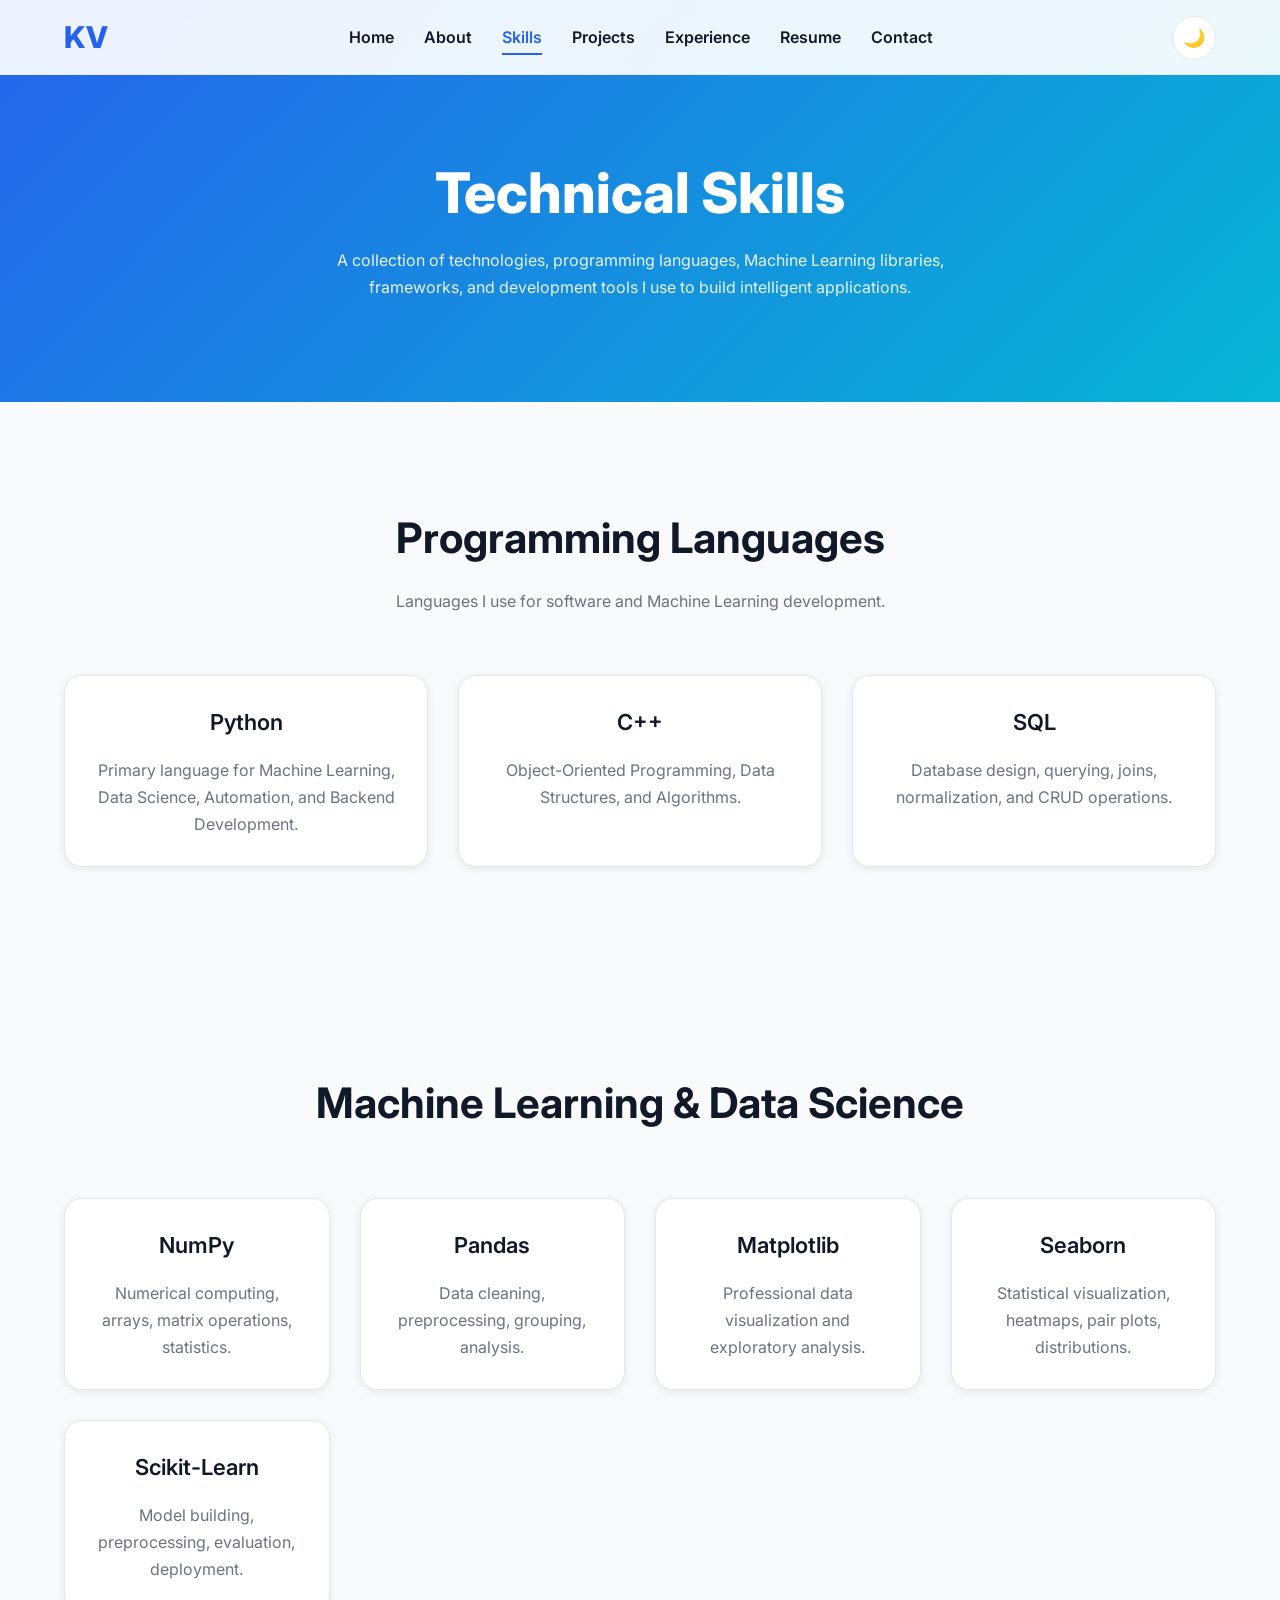
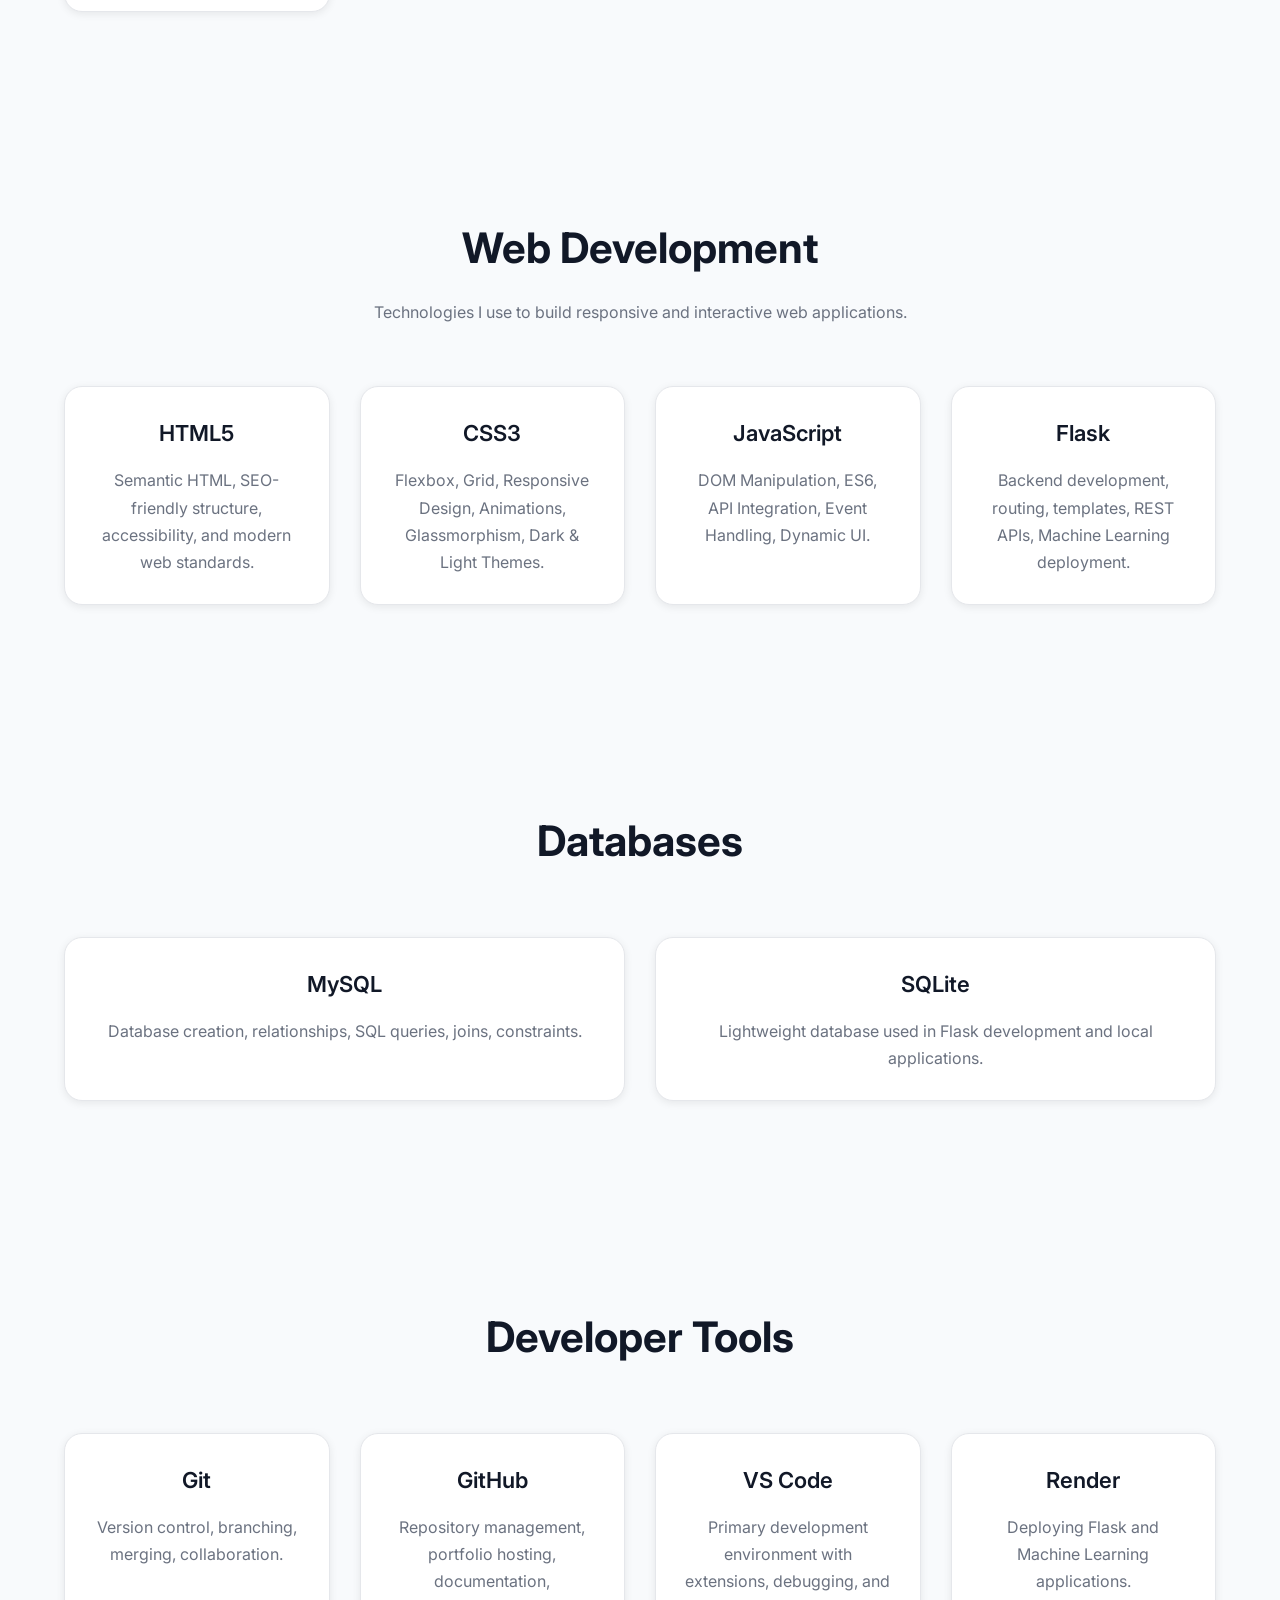
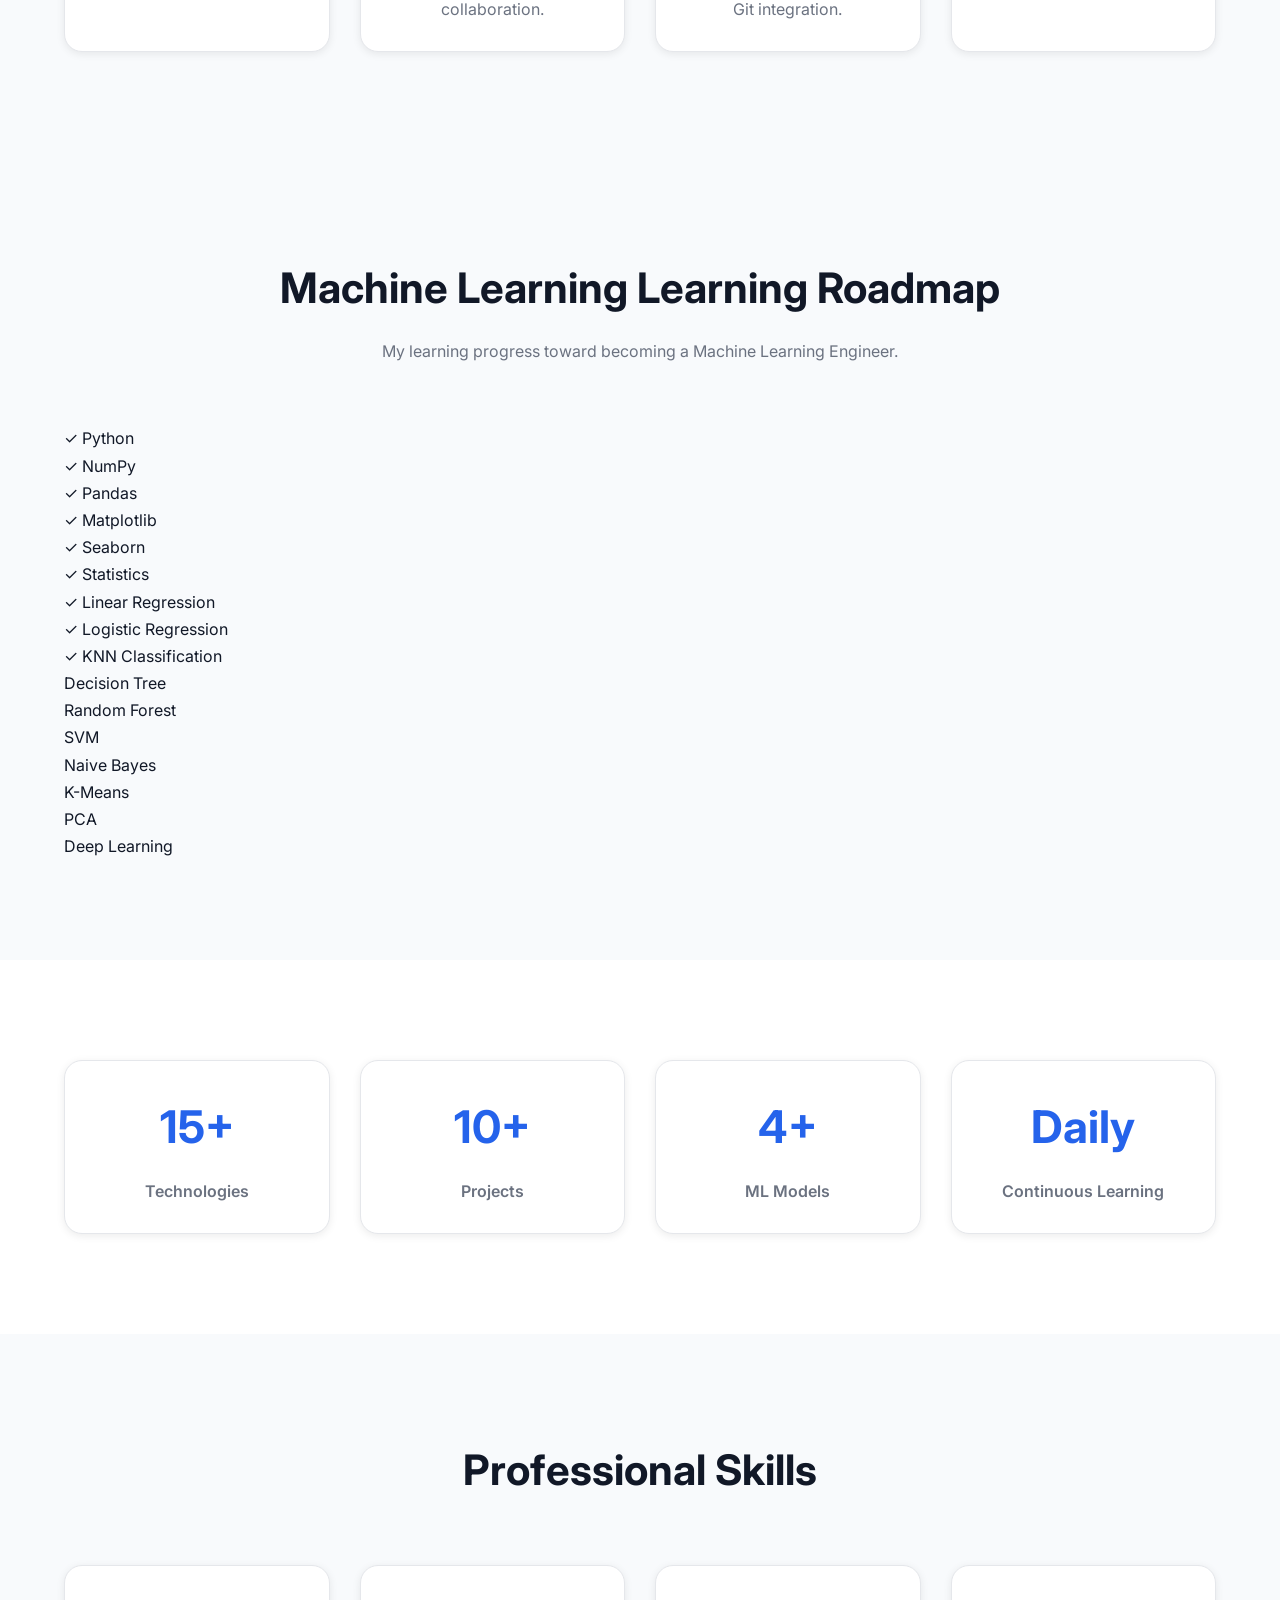
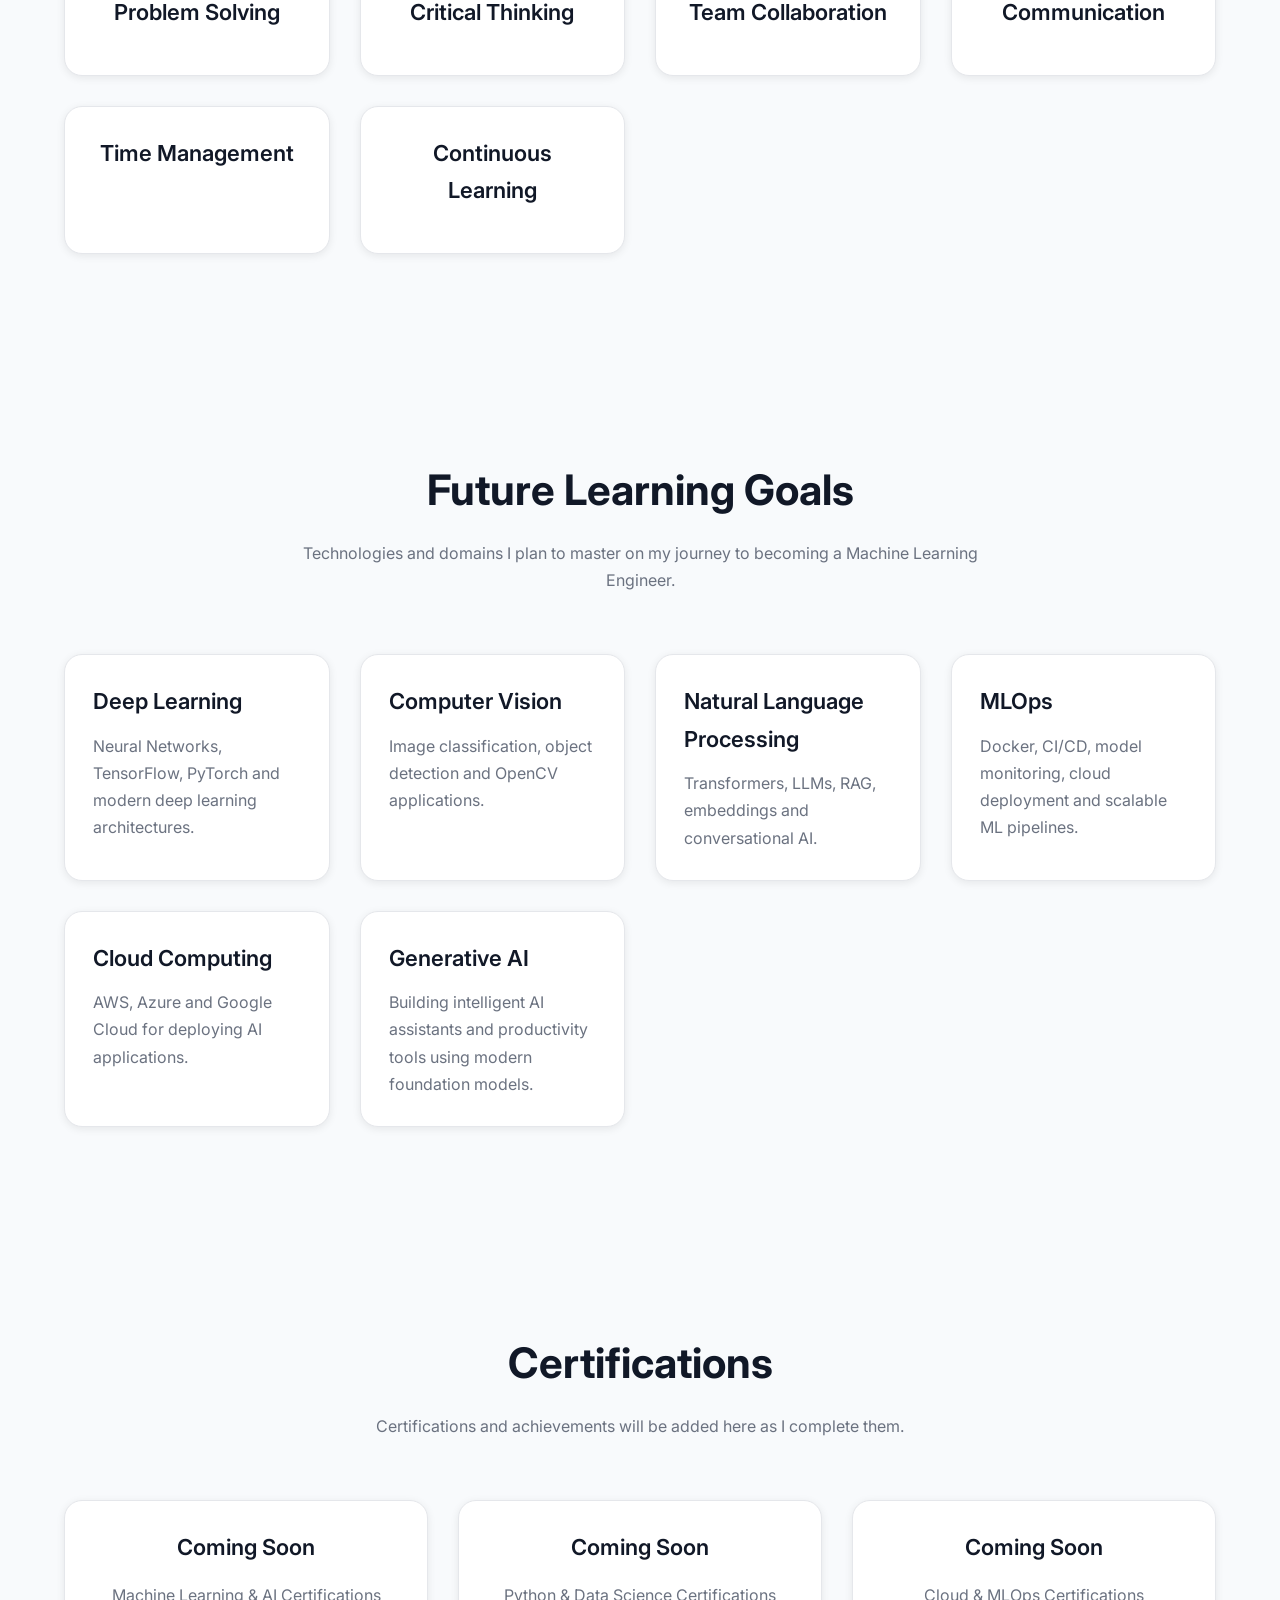
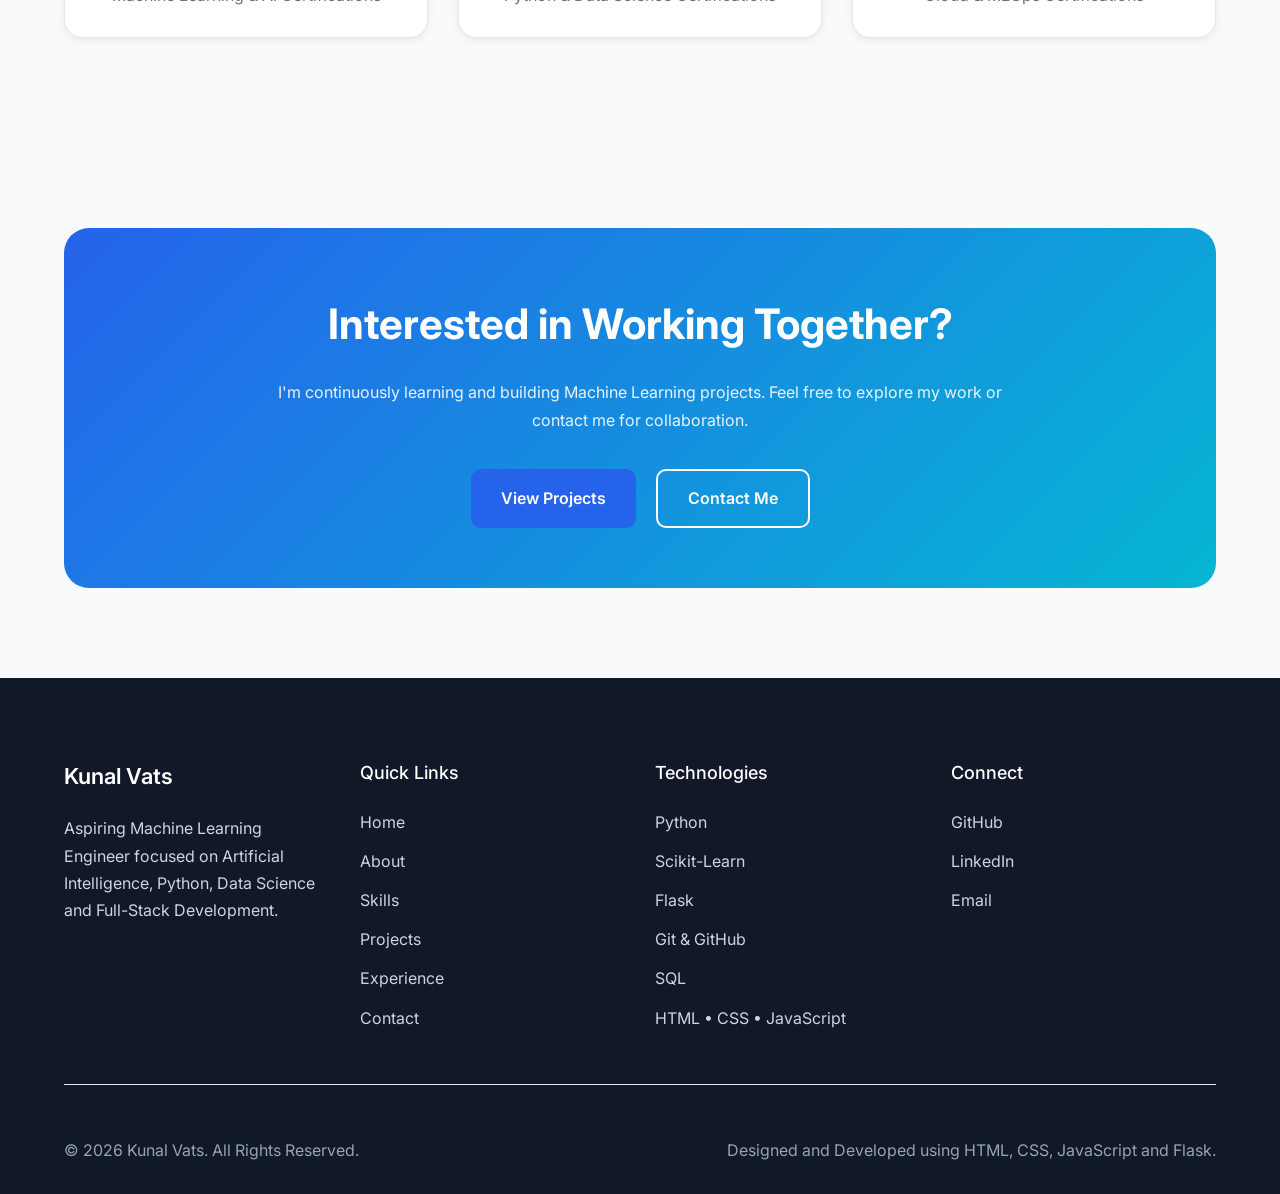
<file: skills.html>
<!DOCTYPE html>
<html lang="en">

<head>

    <!-- ========================================= -->
    <!-- Meta Tags -->
    <!-- ========================================= -->

    <meta charset="UTF-8">
    <meta name="viewport" content="width=device-width, initial-scale=1.0">

    <title>Skills | Kunal Vats</title>

    <meta name="description"
        content="Technical skills, Machine Learning expertise, programming languages, frameworks and tools used by Kunal Vats.">

    <meta name="keywords"
        content="Machine Learning, Python, Flask, AI, Data Science, Skills">

    <meta name="author" content="Kunal Vats">

    <link rel="icon" href="favicon.ico">

    <!-- Google Fonts -->

    <link rel="preconnect" href="https://fonts.googleapis.com">

    <link rel="preconnect" href="https://fonts.gstatic.com" crossorigin>

    <link href="https://fonts.googleapis.com/css2?family=Inter:wght@300;400;500;600;700;800&display=swap"
        rel="stylesheet">

    <!-- CSS -->

    <link rel="stylesheet" href="assets/css/variables.css">
    <link rel="stylesheet" href="assets/css/style.css">
    <link rel="stylesheet" href="assets/css/responsive.css">
    <link rel="stylesheet" href="assets/css/animations.css">

</head>

<body>

    <!-- ========================================= -->
    <!-- Header -->
    <!-- ========================================= -->

    <header class="header">

        <div class="container">

            <div class="navbar">

                <a href="index.html" class="logo">

                    KV

                </a>

                <nav class="nav-menu">

                    <ul>

                        <li><a href="index.html">Home</a></li>

                        <li><a href="about.html">About</a></li>

                        <li><a href="skills.html" class="active">Skills</a></li>

                        <li><a href="projects.html">Projects</a></li>

                        <li><a href="experience.html">Experience</a></li>

                        <li><a href="resume.html">Resume</a></li>

                        <li><a href="contact.html">Contact</a></li>

                    </ul>

                </nav>

                <div class="nav-actions">

                    <button id="themeToggle">

                        🌙

                    </button>

                    <button class="menu-btn">

                        ☰

                    </button>

                </div>

            </div>

        </div>

    </header>

    <!-- ========================================= -->
    <!-- Hero -->
    <!-- ========================================= -->

    <section class="page-banner">

        <div class="container">

            <h1>

                Technical Skills

            </h1>

            <p>

                A collection of technologies, programming languages,
                Machine Learning libraries, frameworks,
                and development tools I use to build intelligent applications.

            </p>

        </div>

    </section>

    <!-- ========================================= -->
    <!-- Programming Languages -->
    <!-- ========================================= -->

    <section class="skills-section">

        <div class="container">

            <div class="section-heading">

                <h2>

                    Programming Languages

                </h2>

                <p>

                    Languages I use for software and Machine Learning development.

                </p>

            </div>

            <div class="skills-grid">

                <div class="skill-card">

                    <h3>

                        Python

                    </h3>

                    <p>

                        Primary language for Machine Learning,
                        Data Science,
                        Automation,
                        and Backend Development.

                    </p>

                </div>

                <div class="skill-card">

                    <h3>

                        C++

                    </h3>

                    <p>

                        Object-Oriented Programming,
                        Data Structures,
                        and Algorithms.

                    </p>

                </div>

                <div class="skill-card">

                    <h3>

                        SQL

                    </h3>

                    <p>

                        Database design,
                        querying,
                        joins,
                        normalization,
                        and CRUD operations.

                    </p>

                </div>

            </div>

        </div>

    </section>

    <!-- ========================================= -->
    <!-- Machine Learning -->
    <!-- ========================================= -->

    <section class="skills-section">

        <div class="container">

            <div class="section-heading">

                <h2>

                    Machine Learning & Data Science

                </h2>

            </div>

            <div class="skills-grid">

                <div class="skill-card">

                    <h3>

                        NumPy

                    </h3>

                    <p>

                        Numerical computing,
                        arrays,
                        matrix operations,
                        statistics.

                    </p>

                </div>

                <div class="skill-card">

                    <h3>

                        Pandas

                    </h3>

                    <p>

                        Data cleaning,
                        preprocessing,
                        grouping,
                        analysis.

                    </p>

                </div>

                <div class="skill-card">

                    <h3>

                        Matplotlib

                    </h3>

                    <p>

                        Professional data visualization
                        and exploratory analysis.

                    </p>

                </div>

                <div class="skill-card">

                    <h3>

                        Seaborn

                    </h3>

                    <p>

                        Statistical visualization,
                        heatmaps,
                        pair plots,
                        distributions.

                    </p>

                </div>

                <div class="skill-card">

                    <h3>

                        Scikit-Learn

                    </h3>

                    <p>

                        Model building,
                        preprocessing,
                        evaluation,
                        deployment.

                    </p>

                </div>

            </div>

        </div>

    </section>
        <!-- ========================================= -->
    <!-- Web Development -->
    <!-- ========================================= -->

    <section class="skills-section">

        <div class="container">

            <div class="section-heading">

                <h2>

                    Web Development

                </h2>

                <p>

                    Technologies I use to build responsive and interactive web applications.

                </p>

            </div>

            <div class="skills-grid">

                <div class="skill-card">

                    <h3>

                        HTML5

                    </h3>

                    <p>

                        Semantic HTML, SEO-friendly structure,
                        accessibility, and modern web standards.

                    </p>

                </div>

                <div class="skill-card">

                    <h3>

                        CSS3

                    </h3>

                    <p>

                        Flexbox, Grid, Responsive Design,
                        Animations, Glassmorphism,
                        Dark & Light Themes.

                    </p>

                </div>

                <div class="skill-card">

                    <h3>

                        JavaScript

                    </h3>

                    <p>

                        DOM Manipulation,
                        ES6,
                        API Integration,
                        Event Handling,
                        Dynamic UI.

                    </p>

                </div>

                <div class="skill-card">

                    <h3>

                        Flask

                    </h3>

                    <p>

                        Backend development,
                        routing,
                        templates,
                        REST APIs,
                        Machine Learning deployment.

                    </p>

                </div>

            </div>

        </div>

    </section>

    <!-- ========================================= -->
    <!-- Databases -->
    <!-- ========================================= -->

    <section class="skills-section">

        <div class="container">

            <div class="section-heading">

                <h2>

                    Databases

                </h2>

            </div>

            <div class="skills-grid">

                <div class="skill-card">

                    <h3>

                        MySQL

                    </h3>

                    <p>

                        Database creation,
                        relationships,
                        SQL queries,
                        joins,
                        constraints.

                    </p>

                </div>

                <div class="skill-card">

                    <h3>

                        SQLite

                    </h3>

                    <p>

                        Lightweight database
                        used in Flask development
                        and local applications.

                    </p>

                </div>

            </div>

        </div>

    </section>

    <!-- ========================================= -->
    <!-- Developer Tools -->
    <!-- ========================================= -->

    <section class="skills-section">

        <div class="container">

            <div class="section-heading">

                <h2>

                    Developer Tools

                </h2>

            </div>

            <div class="skills-grid">

                <div class="skill-card">

                    <h3>

                        Git

                    </h3>

                    <p>

                        Version control,
                        branching,
                        merging,
                        collaboration.

                    </p>

                </div>

                <div class="skill-card">

                    <h3>

                        GitHub

                    </h3>

                    <p>

                        Repository management,
                        portfolio hosting,
                        documentation,
                        collaboration.

                    </p>

                </div>

                <div class="skill-card">

                    <h3>

                        VS Code

                    </h3>

                    <p>

                        Primary development environment
                        with extensions,
                        debugging,
                        and Git integration.

                    </p>

                </div>

                <div class="skill-card">

                    <h3>

                        Render

                    </h3>

                    <p>

                        Deploying Flask and
                        Machine Learning applications.

                    </p>

                </div>

            </div>

        </div>

    </section>

    <!-- ========================================= -->
    <!-- Machine Learning Roadmap -->
    <!-- ========================================= -->

    <section class="roadmap-section">

        <div class="container">

            <div class="section-heading">

                <h2>

                    Machine Learning Learning Roadmap

                </h2>

                <p>

                    My learning progress toward becoming a Machine Learning Engineer.

                </p>

            </div>

            <div class="roadmap-grid">

                <div class="roadmap-card completed">
                    ✓ Python
                </div>

                <div class="roadmap-card completed">
                    ✓ NumPy
                </div>

                <div class="roadmap-card completed">
                    ✓ Pandas
                </div>

                <div class="roadmap-card completed">
                    ✓ Matplotlib
                </div>

                <div class="roadmap-card completed">
                    ✓ Seaborn
                </div>

                <div class="roadmap-card completed">
                    ✓ Statistics
                </div>

                <div class="roadmap-card completed">
                    ✓ Linear Regression
                </div>

                <div class="roadmap-card completed">
                    ✓ Logistic Regression
                </div>

                <div class="roadmap-card completed">
                    ✓ KNN Classification
                </div>

                <div class="roadmap-card">
                    Decision Tree
                </div>

                <div class="roadmap-card">
                    Random Forest
                </div>

                <div class="roadmap-card">
                    SVM
                </div>

                <div class="roadmap-card">
                    Naive Bayes
                </div>

                <div class="roadmap-card">
                    K-Means
                </div>

                <div class="roadmap-card">
                    PCA
                </div>

                <div class="roadmap-card">
                    Deep Learning
                </div>

            </div>

        </div>

    </section>

    <!-- ========================================= -->
    <!-- Skill Statistics -->
    <!-- ========================================= -->

    <section class="statistics-section">

        <div class="container">

            <div class="stats-grid">

                <div class="stat-card">

                    <h2>

                        15+

                    </h2>

                    <p>

                        Technologies

                    </p>

                </div>

                <div class="stat-card">

                    <h2>

                        10+

                    </h2>

                    <p>

                        Projects

                    </p>

                </div>

                <div class="stat-card">

                    <h2>

                        4+

                    </h2>

                    <p>

                        ML Models

                    </p>

                </div>

                <div class="stat-card">

                    <h2>

                        Daily

                    </h2>

                    <p>

                        Continuous Learning

                    </p>

                </div>

            </div>

        </div>

    </section>

    <!-- ========================================= -->
    <!-- Soft Skills -->
    <!-- ========================================= -->

    <section class="skills-section">

        <div class="container">

            <div class="section-heading">

                <h2>

                    Professional Skills

                </h2>

            </div>

            <div class="skills-grid">

                <div class="skill-card">

                    <h3>

                        Problem Solving

                    </h3>

                </div>

                <div class="skill-card">

                    <h3>

                        Critical Thinking

                    </h3>

                </div>

                <div class="skill-card">

                    <h3>

                        Team Collaboration

                    </h3>

                </div>

                <div class="skill-card">

                    <h3>

                        Communication

                    </h3>

                </div>

                <div class="skill-card">

                    <h3>

                        Time Management

                    </h3>

                </div>

                <div class="skill-card">

                    <h3>

                        Continuous Learning

                    </h3>

                </div>

            </div>

        </div>

    </section>

    <!-- Continue in Final Part -->
         <!-- ========================================= -->
    <!-- Future Learning Goals -->
    <!-- ========================================= -->

    <section class="future-learning">

        <div class="container">

            <div class="section-heading">

                <h2>

                    Future Learning Goals

                </h2>

                <p>

                    Technologies and domains I plan to master on my journey to becoming a Machine Learning Engineer.

                </p>

            </div>

            <div class="goals-grid">

                <div class="goal-card">

                    <h3>

                        Deep Learning

                    </h3>

                    <p>

                        Neural Networks, TensorFlow, PyTorch and modern deep learning architectures.

                    </p>

                </div>

                <div class="goal-card">

                    <h3>

                        Computer Vision

                    </h3>

                    <p>

                        Image classification, object detection and OpenCV applications.

                    </p>

                </div>

                <div class="goal-card">

                    <h3>

                        Natural Language Processing

                    </h3>

                    <p>

                        Transformers, LLMs, RAG, embeddings and conversational AI.

                    </p>

                </div>

                <div class="goal-card">

                    <h3>

                        MLOps

                    </h3>

                    <p>

                        Docker, CI/CD, model monitoring, cloud deployment and scalable ML pipelines.

                    </p>

                </div>

                <div class="goal-card">

                    <h3>

                        Cloud Computing

                    </h3>

                    <p>

                        AWS, Azure and Google Cloud for deploying AI applications.

                    </p>

                </div>

                <div class="goal-card">

                    <h3>

                        Generative AI

                    </h3>

                    <p>

                        Building intelligent AI assistants and productivity tools using modern foundation models.

                    </p>

                </div>

            </div>

        </div>

    </section>

    <!-- ========================================= -->
    <!-- Certifications -->
    <!-- ========================================= -->

    <section class="certifications-section">

        <div class="container">

            <div class="section-heading">

                <h2>

                    Certifications

                </h2>

                <p>

                    Certifications and achievements will be added here as I complete them.

                </p>

            </div>

            <div class="skills-grid">

                <div class="skill-card">

                    <h3>

                        Coming Soon

                    </h3>

                    <p>

                        Machine Learning & AI Certifications

                    </p>

                </div>

                <div class="skill-card">

                    <h3>

                        Coming Soon

                    </h3>

                    <p>

                        Python & Data Science Certifications

                    </p>

                </div>

                <div class="skill-card">

                    <h3>

                        Coming Soon

                    </h3>

                    <p>

                        Cloud & MLOps Certifications

                    </p>

                </div>

            </div>

        </div>

    </section>

    <!-- ========================================= -->
    <!-- Call To Action -->
    <!-- ========================================= -->

    <section class="cta-section">

        <div class="container">

            <div class="cta-card">

                <h2>

                    Interested in Working Together?

                </h2>

                <p>

                    I'm continuously learning and building Machine Learning projects.
                    Feel free to explore my work or contact me for collaboration.

                </p>

                <div class="cta-buttons">

                    <a href="projects.html" class="btn primary-btn">

                        View Projects

                    </a>

                    <a href="contact.html" class="btn secondary-btn">

                        Contact Me

                    </a>

                </div>

            </div>

        </div>

    </section>

    <!-- ========================================= -->
    <!-- Footer -->
    <!-- ========================================= -->

    <footer class="footer">

        <div class="container">

            <div class="footer-grid">

                <div class="footer-column">

                    <h3>

                        Kunal Vats

                    </h3>

                    <p>

                        Aspiring Machine Learning Engineer focused on Artificial Intelligence,
                        Python, Data Science and Full-Stack Development.

                    </p>

                </div>

                <div class="footer-column">

                    <h4>

                        Quick Links

                    </h4>

                    <ul>

                        <li><a href="index.html">Home</a></li>
                        <li><a href="about.html">About</a></li>
                        <li><a href="skills.html">Skills</a></li>
                        <li><a href="projects.html">Projects</a></li>
                        <li><a href="experience.html">Experience</a></li>
                        <li><a href="contact.html">Contact</a></li>

                    </ul>

                </div>

                <div class="footer-column">

                    <h4>

                        Technologies

                    </h4>

                    <ul>

                        <li>Python</li>
                        <li>Scikit-Learn</li>
                        <li>Flask</li>
                        <li>Git & GitHub</li>
                        <li>SQL</li>
                        <li>HTML • CSS • JavaScript</li>

                    </ul>

                </div>

                <div class="footer-column">

                    <h4>

                        Connect

                    </h4>

                    <ul>

                        <li>
                            <a href="https://github.com/practical-work" target="_blank">
                                GitHub
                            </a>
                        </li>

                        <li>
                            <a href="https://www.linkedin.com/in/kunal-vats-46b69b313?utm_source=share_via&utm_content=profile&utm_medium=member_android">
                                LinkedIn
                            </a>
                        </li>

                        <li>
                            <a href="contact.html">
                                Email
                            </a>
                        </li>

                    </ul>

                </div>

            </div>

            <hr>

            <div class="footer-bottom">

                <p>

                    © 2026 Kunal Vats. All Rights Reserved.

                </p>

                <p>

                    Designed and Developed using HTML, CSS, JavaScript and Flask.

                </p>

            </div>

        </div>

    </footer>

    <!-- ========================================= -->
    <!-- JavaScript -->
    <!-- ========================================= -->

    <script src="assets/js/theme.js"></script>
    <script src="assets/js/main.js"></script>

</body>

</html>
</file>
<file: assets/css/variables.css>
/* ==========================================================
   VARIABLES.CSS
   Portfolio Website
   Author : Kunal Vats
   ========================================================== */


/* ==========================================================
   GOOGLE FONT
   ========================================================== */

@import url('https://fonts.googleapis.com/css2?family=Inter:wght@300;400;500;600;700;800;900&display=swap');


/* ==========================================================
   ROOT VARIABLES
   ========================================================== */

:root{

    /* ======================
       Typography
    ======================= */

    --font-primary:'Inter',sans-serif;

    --font-size-xs:12px;
    --font-size-sm:14px;
    --font-size-md:16px;
    --font-size-lg:18px;
    --font-size-xl:22px;
    --font-size-2xl:30px;
    --font-size-3xl:42px;
    --font-size-4xl:56px;

    --font-light:300;
    --font-normal:400;
    --font-medium:500;
    --font-semibold:600;
    --font-bold:700;
    --font-extra-bold:800;



    /* ======================
       Colors
    ======================= */

    --primary:#2563EB;
    --primary-dark:#1E40AF;
    --secondary:#06B6D4;

    --success:#22C55E;
    --warning:#F59E0B;
    --danger:#EF4444;

    --white:#FFFFFF;
    --black:#000000;

    --background:#F8FAFC;
    --surface:#FFFFFF;

    --text:#111827;
    --text-light:#6B7280;

    --border:#E5E7EB;

    --footer:#111827;



    /* ======================
       Gradient
    ======================= */

    --gradient-primary:
    linear-gradient(
        135deg,
        #2563EB,
        #06B6D4
    );

    --gradient-dark:
    linear-gradient(
        135deg,
        #0F172A,
        #1E293B
    );



    /* ======================
       Border Radius
    ======================= */

    --radius-xs:4px;
    --radius-sm:8px;
    --radius-md:12px;
    --radius-lg:18px;
    --radius-xl:25px;
    --radius-circle:50%;



    /* ======================
       Box Shadow
    ======================= */

    --shadow-sm:
    0 2px 8px rgba(0,0,0,.08);

    --shadow-md:
    0 8px 20px rgba(0,0,0,.10);

    --shadow-lg:
    0 20px 40px rgba(0,0,0,.15);



    /* ======================
       Transition
    ======================= */

    --transition-fast:.25s ease;

    --transition:
    .35s ease;

    --transition-slow:
    .5s ease;



    /* ======================
       Width
    ======================= */

    --container-width:1200px;



    /* ======================
       Spacing
    ======================= */

    --space-xs:6px;
    --space-sm:10px;
    --space-md:16px;
    --space-lg:24px;
    --space-xl:40px;
    --space-2xl:60px;
    --space-3xl:90px;



    /* ======================
       Header
    ======================= */

    --header-height:75px;

    --nav-gap:30px;



    /* ======================
       Buttons
    ======================= */

    --button-height:50px;

    --button-radius:10px;



    /* ======================
       Cards
    ======================= */

    --card-radius:18px;

    --card-padding:28px;



    /* ======================
       Sections
    ======================= */

    --section-padding:
    100px 0;



    /* ======================
       Z Index
    ======================= */

    --z-navbar:1000;

    --z-dropdown:1200;

    --z-modal:1500;

    --z-loader:9999;

}



/* ==========================================================
   DARK THEME
   ========================================================== */

.dark-mode{

    --background:#0F172A;

    --surface:#1E293B;

    --text:#F8FAFC;

    --text-light:#CBD5E1;

    --border:#334155;

    --footer:#020617;

    --shadow-sm:
    0 2px 10px rgba(0,0,0,.35);

    --shadow-md:
    0 10px 25px rgba(0,0,0,.45);

    --shadow-lg:
    0 20px 50px rgba(0,0,0,.60);

}



/* ==========================================================
   SELECTION
   ========================================================== */

::selection{

    background:var(--primary);

    color:var(--white);

}



/* ==========================================================
   SCROLLBAR
   ========================================================== */

::-webkit-scrollbar{

    width:10px;

}

::-webkit-scrollbar-track{

    background:var(--background);

}

::-webkit-scrollbar-thumb{

    background:var(--primary);

    border-radius:50px;

}

::-webkit-scrollbar-thumb:hover{

    background:var(--primary-dark);

}
</file>
<file: assets/css/style.css>
/* ==========================================================
   STYLE.CSS
   Portfolio Website
   Author : Kunal Vats
   ========================================================== */


/* ==========================================================
   CSS RESET
   ========================================================== */

*{
    margin:0;
    padding:0;
    box-sizing:border-box;
}

html{

    scroll-behavior:smooth;

}

body{

    font-family:var(--font-primary);

    background:var(--background);

    color:var(--text);

    font-size:var(--font-size-md);

    line-height:1.7;

    overflow-x:hidden;

    transition:var(--transition);

}

img{

    max-width:100%;

    display:block;

}

a{

    color:inherit;

    text-decoration:none;

    transition:var(--transition);

}

ul{

    list-style:none;

}

button,
input,
textarea{

    font-family:inherit;

    outline:none;

    border:none;

}

button{

    cursor:pointer;

}

section{

    padding:var(--section-padding);

}


/* ==========================================================
   CONTAINER
   ========================================================== */

.container{

    width:90%;

    max-width:var(--container-width);

    margin:auto;

}


/* ==========================================================
   TYPOGRAPHY
   ========================================================== */

h1{

    font-size:var(--font-size-4xl);

    font-weight:var(--font-extra-bold);

    line-height:1.2;

}

h2{

    font-size:var(--font-size-3xl);

    font-weight:var(--font-bold);

}

h3{

    font-size:var(--font-size-xl);

    font-weight:var(--font-semibold);

}

h4{

    font-size:var(--font-size-lg);

    font-weight:var(--font-medium);

}

p{

    color:var(--text-light);

    margin-top:12px;

}

.section-heading{

    text-align:center;

    margin-bottom:60px;

}

.section-heading h2{

    margin-bottom:15px;

}

.section-heading p{

    max-width:720px;

    margin:auto;

}


/* ==========================================================
   BUTTONS
   ========================================================== */

.btn{

    display:inline-flex;

    align-items:center;

    justify-content:center;

    gap:10px;

    padding:14px 30px;

    border-radius:var(--button-radius);

    font-weight:600;

    transition:var(--transition);

}

.primary-btn{

    background:var(--primary);

    color:var(--white);

}

.primary-btn:hover{

    background:var(--primary-dark);

    transform:translateY(-3px);

}

.secondary-btn{

    border:2px solid var(--primary);

    color:var(--primary);

    background:transparent;

}

.secondary-btn:hover{

    background:var(--primary);

    color:var(--white);

}


/* ==========================================================
   PAGE BANNER
   ========================================================== */

.page-banner{

    padding-top:160px;

    padding-bottom:100px;

    text-align:center;

    background:var(--gradient-primary);

    color:var(--white);

}

.page-banner p{

    color:rgba(255,255,255,.9);

    max-width:700px;

    margin:20px auto 0;

}


/* ==========================================================
   GRID UTILITIES
   ========================================================== */

.skills-grid,
.projects-grid,
.footer-grid,
.resume-grid,
.stats-grid,
.contact-grid,
.goals-grid{

    display:grid;

    gap:30px;

}

.skills-grid{

    grid-template-columns:
    repeat(auto-fit,minmax(250px,1fr));

}

.projects-grid{

    grid-template-columns:
    repeat(auto-fit,minmax(330px,1fr));

}

.footer-grid{

    grid-template-columns:
    repeat(auto-fit,minmax(240px,1fr));

}

.resume-grid{

    grid-template-columns:
    repeat(auto-fit,minmax(280px,1fr));

}

.stats-grid{

    grid-template-columns:
    repeat(auto-fit,minmax(180px,1fr));

}

.contact-grid{

    grid-template-columns:
    repeat(auto-fit,minmax(250px,1fr));

}

.goals-grid{

    grid-template-columns:
    repeat(auto-fit,minmax(260px,1fr));

}


/* ==========================================================
   COMMON CARDS
   ========================================================== */

.skill-card,
.project-card,
.resume-card,
.contact-card,
.stat-card,
.goal-card,
.experience-card,
.status-card,
.availability-card,
.location-card{

    background:var(--surface);

    border:1px solid var(--border);

    border-radius:var(--card-radius);

    padding:var(--card-padding);

    box-shadow:var(--shadow-sm);

    transition:var(--transition);

}

.skill-card:hover,
.project-card:hover,
.resume-card:hover,
.contact-card:hover,
.stat-card:hover,
.goal-card:hover,
.experience-card:hover{

    transform:translateY(-8px);

    box-shadow:var(--shadow-lg);

}


/* ==========================================================
   LINKS
   ========================================================== */

a:hover{

    color:var(--primary);

}


/* ==========================================================
   HORIZONTAL LINE
   ========================================================== */

hr{

    border:none;

    height:1px;

    background:var(--border);

    margin:40px 0;

}


/* ==========================================================
   HEADER
   ========================================================== */

.header{

    position:fixed;

    top:0;

    left:0;

    width:100%;

    height:var(--header-height);

    background:rgba(255,255,255,.92);

    backdrop-filter:blur(18px);

    border-bottom:1px solid var(--border);

    z-index:var(--z-navbar);

    transition:var(--transition);

}

.dark-mode .header{

    background:rgba(15,23,42,.92);

}

.navbar{

    height:var(--header-height);

    display:flex;

    align-items:center;

    justify-content:space-between;

}


/* ==========================================================
   LOGO
   ========================================================== */

.logo{

    font-size:30px;

    font-weight:800;

    color:var(--primary);

    letter-spacing:1px;

}


/* ==========================================================
   NAVIGATION
   ========================================================== */

.nav-menu ul{

    display:flex;

    align-items:center;

    gap:var(--nav-gap);

}

.nav-menu a{

    position:relative;

    font-weight:600;

    color:var(--text);

    transition:var(--transition);

}

.nav-menu a:hover,

.nav-menu a.active{

    color:var(--primary);

}

.nav-menu a::after{

    content:"";

    position:absolute;

    left:0;

    bottom:-8px;

    width:0;

    height:2px;

    background:var(--primary);

    transition:var(--transition);

}

.nav-menu a:hover::after,

.nav-menu a.active::after{

    width:100%;

}


/* ==========================================================
   NAVIGATION ACTIONS
   ========================================================== */

.nav-actions{

    display:flex;

    align-items:center;

    gap:15px;

}

#themeToggle{

    width:44px;

    height:44px;

    border-radius:50%;

    border:1px solid var(--border);

    background:var(--surface);

    color:var(--text);

    font-size:18px;

    transition:var(--transition);

}

#themeToggle:hover{

    background:var(--primary);

    color:var(--white);

}

.menu-btn{

    display:none;

    background:none;

    color:var(--text);

    font-size:28px;

}


/* ==========================================================
   HERO SECTION
   ========================================================== */

.hero{

    padding-top:170px;

    padding-bottom:120px;

}

.hero-container{

    display:grid;

    grid-template-columns:1fr 1fr;

    align-items:center;

    gap:70px;

}


/* ==========================================================
   HERO CONTENT
   ========================================================== */

.hero-subtitle{

    display:inline-block;

    color:var(--primary);

    font-weight:700;

    margin-bottom:20px;

}

.hero-title{

    margin-bottom:20px;

}

.hero-title span{

    color:var(--primary);

}

.hero-description{

    max-width:620px;

    margin-bottom:35px;

}


/* ==========================================================
   HERO BUTTONS
   ========================================================== */

.hero-buttons{

    display:flex;

    flex-wrap:wrap;

    gap:18px;

    margin-top:40px;

}


/* ==========================================================
   HERO IMAGE
   ========================================================== */

.hero-image{

    display:flex;

    justify-content:center;

    align-items:center;

}

.hero-image img{

    width:100%;

    max-width:420px;

    border-radius:30px;

    box-shadow:var(--shadow-lg);

}


/* ==========================================================
   PROFILE PLACEHOLDER
   ========================================================== */

.profile-placeholder{

    width:420px;

    height:420px;

    border-radius:30px;

    display:flex;

    align-items:center;

    justify-content:center;

    background:var(--gradient-primary);

    color:var(--white);

    font-size:110px;

    font-weight:800;

    box-shadow:var(--shadow-lg);

}


/* ==========================================================
   HERO BADGES
   ========================================================== */

.hero-badges{

    display:flex;

    flex-wrap:wrap;

    gap:15px;

    margin-top:35px;

}

.badge{

    padding:10px 18px;

    background:var(--surface);

    border:1px solid var(--border);

    border-radius:50px;

    box-shadow:var(--shadow-sm);

    font-size:14px;

    font-weight:600;

}


/* ==========================================================
   SOCIAL ICONS
   ========================================================== */

.social-links{

    display:flex;

    align-items:center;

    gap:16px;

    margin-top:35px;

}

.social-links a{

    width:48px;

    height:48px;

    display:flex;

    align-items:center;

    justify-content:center;

    border-radius:50%;

    background:var(--surface);

    border:1px solid var(--border);

    box-shadow:var(--shadow-sm);

    transition:var(--transition);

}

.social-links a:hover{

    background:var(--primary);

    color:var(--white);

    transform:translateY(-6px);

}


/* ==========================================================
   SCROLL INDICATOR
   ========================================================== */

.scroll-indicator{

    margin-top:70px;

    text-align:center;

}

.scroll-indicator span{

    display:inline-block;

    width:28px;

    height:46px;

    border:2px solid var(--primary);

    border-radius:30px;

    position:relative;

}

.scroll-indicator span::before{

    content:"";

    position:absolute;

    left:50%;

    top:8px;

    transform:translateX(-50%);

    width:6px;

    height:10px;

    border-radius:20px;

    background:var(--primary);

    animation:scrollAnimation 2s infinite;

}


/* ==========================================================
   STICKY HEADER
   ========================================================== */

.header.scrolled{

    box-shadow:var(--shadow-md);

}


/* ==========================================================
   ABOUT SECTION
   ========================================================== */

.about-container{

    display:grid;

    grid-template-columns:1fr 1fr;

    gap:60px;

    align-items:center;

}


.about-content h2{

    margin-bottom:20px;

}


.about-content p{

    margin-bottom:20px;

}


.about-image{

    display:flex;

    justify-content:center;

}


.about-image img{

    width:100%;

    max-width:450px;

    border-radius:var(--radius-xl);

    box-shadow:var(--shadow-lg);

}


/* ==========================================================
   ABOUT INFO BOX
   ========================================================== */

.about-info{

    display:grid;

    grid-template-columns:
    repeat(2,1fr);

    gap:20px;

    margin-top:35px;

}


.info-box{

    padding:20px;

    background:var(--surface);

    border:1px solid var(--border);

    border-radius:var(--radius-md);

    text-align:center;

}


.info-box h3{

    color:var(--primary);

}


/* ==========================================================
   STATISTICS SECTION
   ========================================================== */

.statistics-section{

    background:var(--surface);

}


.stat-card{

    text-align:center;

}


.stat-card h2{

    color:var(--primary);

    font-size:45px;

    margin-bottom:10px;

}


.stat-card p{

    font-weight:600;

}


/* ==========================================================
   SKILLS SECTION
   ========================================================== */

.skill-card{

    text-align:center;

}


.skill-card h3{

    margin-bottom:15px;

}


.skill-icon{

    width:70px;

    height:70px;

    margin:0 auto 20px;

    display:flex;

    align-items:center;

    justify-content:center;

    border-radius:50%;

    background:var(--gradient-primary);

    color:var(--white);

    font-size:28px;

}


/* ==========================================================
   SKILL PROGRESS BAR
   ========================================================== */

.skill-progress{

    margin-top:20px;

}


.progress-title{

    display:flex;

    justify-content:space-between;

    margin-bottom:8px;

    font-weight:600;

}


.progress-bar{

    height:10px;

    background:var(--border);

    border-radius:50px;

    overflow:hidden;

}


.progress-fill{

    height:100%;

    background:var(--gradient-primary);

    border-radius:50px;

}


/* ==========================================================
   PROJECT SECTION
   ========================================================== */

.project-card{

    overflow:hidden;

}


.project-image{

    height:220px;

    overflow:hidden;

    border-radius:var(--radius-md);

    margin-bottom:20px;

}


.project-image img{

    width:100%;

    height:100%;

    object-fit:cover;

    transition:var(--transition);

}


.project-card:hover img{

    transform:scale(1.08);

}


.project-card h3{

    margin-bottom:10px;

}


.project-tags{

    display:flex;

    flex-wrap:wrap;

    gap:10px;

    margin-top:20px;

}


.project-tag{

    padding:6px 14px;

    border-radius:50px;

    background:rgba(37,99,235,.1);

    color:var(--primary);

    font-size:13px;

    font-weight:600;

}


/* ==========================================================
   TIMELINE
   ========================================================== */

.timeline{

    position:relative;

    max-width:900px;

    margin:auto;

}


.timeline::before{

    content:"";

    position:absolute;

    top:0;

    bottom:0;

    left:50%;

    width:2px;

    background:var(--primary);

    transform:translateX(-50%);

}


.timeline-item{

    position:relative;

    width:50%;

    padding:25px;

}


.timeline-item:nth-child(odd){

    left:0;

    text-align:right;

}


.timeline-item:nth-child(even){

    left:50%;

}


.timeline-item::before{

    content:"";

    position:absolute;

    top:35px;

    width:18px;

    height:18px;

    background:var(--primary);

    border-radius:50%;

}


.timeline-item:nth-child(odd)::before{

    right:-9px;

}


.timeline-item:nth-child(even)::before{

    left:-9px;

}


.timeline-item span{

    display:inline-block;

    margin-top:10px;

    color:var(--primary);

    font-weight:600;

}


/* ==========================================================
   EXPERIENCE CARDS
   ========================================================== */

.experience-card{

    margin-bottom:30px;

}


.experience-card h3{

    margin-bottom:8px;

}


.experience-card h4{

    color:var(--primary);

}


.experience-date{

    display:inline-block;

    padding:6px 15px;

    border-radius:50px;

    background:rgba(37,99,235,.1);

    color:var(--primary);

    font-size:14px;

    font-weight:600;

    margin-bottom:15px;

}


.experience-card ul{

    margin-top:20px;

}


.experience-card li{

    margin-bottom:10px;

    color:var(--text-light);

}


/* ==========================================================
   RESUME SECTION
   ========================================================== */

.resume-overview{

    padding-top:60px;

}


.resume-card{

    text-align:center;

}


.resume-card h2{

    color:var(--primary);

    margin-bottom:10px;

}


.resume-card h4{

    margin-bottom:20px;

}


.resume-buttons{

    display:flex;

    justify-content:center;

    gap:20px;

    flex-wrap:wrap;

    margin-top:30px;

}


.resume-section{

    padding:80px 0;

}


.resume-item{

    background:var(--surface);

    border:1px solid var(--border);

    border-radius:var(--radius-lg);

    padding:30px;

    margin-bottom:25px;

    box-shadow:var(--shadow-sm);

}


.resume-item h3{

    margin-bottom:10px;

}


.resume-item h4{

    color:var(--primary);

}


.resume-item span{

    display:inline-block;

    margin-top:10px;

    color:var(--text-light);

}


/* ==========================================================
   CONTACT SECTION
   ========================================================== */

.contact-card{

    text-align:center;

}


.contact-card h3{

    color:var(--primary);

    margin-bottom:15px;

}


.contact-form-section{

    background:var(--surface);

}


#contactForm{

    max-width:800px;

    margin:auto;

}


.form-group{

    margin-bottom:25px;

}


.form-group label{

    display:block;

    margin-bottom:8px;

    font-weight:600;

}


.form-group input,
.form-group textarea{

    width:100%;

    padding:15px 18px;

    border:1px solid var(--border);

    border-radius:var(--radius-md);

    background:var(--background);

    color:var(--text);

    transition:var(--transition);

}


.form-group input:focus,
.form-group textarea:focus{

    border-color:var(--primary);

}


.form-group textarea{

    resize:none;

}


/* ==========================================================
   SOCIAL SECTION
   ========================================================== */

.social-card{

    background:var(--surface);

    border:1px solid var(--border);

    border-radius:var(--radius-lg);

    padding:30px;

    text-align:center;

    box-shadow:var(--shadow-sm);

    transition:var(--transition);

}


.social-card:hover{

    transform:translateY(-8px);

    box-shadow:var(--shadow-lg);

}


.social-card h3{

    margin-bottom:15px;

}


/* ==========================================================
   FAQ
   ========================================================== */

.faq-container{

    max-width:900px;

    margin:auto;

}


.faq-item{

    background:var(--surface);

    border:1px solid var(--border);

    border-radius:var(--radius-md);

    padding:25px;

    margin-bottom:20px;

}


.faq-item h3{

    margin-bottom:10px;

}


/* ==========================================================
   LOCATION SECTION
   ========================================================== */

.map-placeholder{

    height:300px;

    margin-top:25px;

    display:flex;

    justify-content:center;

    align-items:center;

    background:var(--background);

    border-radius:var(--radius-lg);

    color:var(--text-light);

    border:1px dashed var(--border);

}


/* ==========================================================
   CTA SECTION
   ========================================================== */

.cta-section{

    padding:90px 0;

}


.cta-card{

    background:var(--gradient-primary);

    color:var(--white);

    text-align:center;

    padding:60px 40px;

    border-radius:var(--radius-xl);

}


.cta-card h2{

    margin-bottom:20px;

}


.cta-card p{

    color:rgba(255,255,255,.9);

    max-width:750px;

    margin:auto;

}


.cta-buttons{

    display:flex;

    justify-content:center;

    gap:20px;

    flex-wrap:wrap;

    margin-top:35px;

}


.cta-card .secondary-btn{

    border-color:var(--white);

    color:var(--white);

}


.cta-card .secondary-btn:hover{

    background:var(--white);

    color:var(--primary);

}


/* ==========================================================
   FOOTER
   ========================================================== */

.footer{

    background:var(--footer);

    color:var(--white);

    padding:80px 0 30px;

}


.footer-column h3,
.footer-column h4{

    margin-bottom:20px;

    color:var(--white);

}


.footer-column p{

    color:#CBD5E1;

}


.footer-column ul li{

    margin-bottom:12px;

    color:#CBD5E1;

}


.footer-column a{

    color:#CBD5E1;

}


.footer-column a:hover{

    color:var(--white);

}


.footer-bottom{

    display:flex;

    justify-content:space-between;

    gap:20px;

    flex-wrap:wrap;

}


.footer-bottom p{

    color:#94A3B8;

}


/* ==========================================================
   DARK MODE FIXES
   ========================================================== */

.dark-mode .skill-card,
.dark-mode .project-card,
.dark-mode .resume-card,
.dark-mode .contact-card,
.dark-mode .stat-card,
.dark-mode .experience-card{

    background:var(--surface);

}


.dark-mode .badge{

    background:var(--surface);

}


.dark-mode input,
.dark-mode textarea{

    background:#0F172A;

}


.dark-mode .page-banner{

    background:var(--gradient-dark);

}

/* ==========================================================
   UTILITY CLASSES
   ========================================================== */

.text-center{

    text-align:center;

}


.text-primary{

    color:var(--primary);

}


.mt-1{

    margin-top:10px;

}


.mt-2{

    margin-top:20px;

}


.mt-3{

    margin-top:30px;

}


.mb-1{

    margin-bottom:10px;

}


.mb-2{

    margin-bottom:20px;

}


.mb-3{

    margin-bottom:30px;

}


.flex{

    display:flex;

}


.flex-center{

    display:flex;

    align-items:center;

    justify-content:center;

}


.hidden{

    display:none;

}


/* ==========================================================
   LOADER
   ========================================================== */

.loader-container{

    position:fixed;

    inset:0;

    background:var(--background);

    display:flex;

    align-items:center;

    justify-content:center;

    z-index:var(--z-loader);

}


.loader{

    width:60px;

    height:60px;

    border:6px solid var(--border);

    border-top-color:var(--primary);

    border-radius:50%;

    animation:loaderSpin 1s linear infinite;

}


/* ==========================================================
   BACK TO TOP BUTTON
   ========================================================== */

.back-to-top{

    position:fixed;

    right:30px;

    bottom:30px;

    width:50px;

    height:50px;

    border-radius:50%;

    background:var(--primary);

    color:var(--white);

    display:flex;

    align-items:center;

    justify-content:center;

    opacity:0;

    visibility:hidden;

    transition:var(--transition);

    z-index:900;

}


.back-to-top.active{

    opacity:1;

    visibility:visible;

}


.back-to-top:hover{

    transform:translateY(-5px);

}


/* ==========================================================
   EMPTY PLACEHOLDER CARDS
   ========================================================== */

.future{

    opacity:.85;

}


.future::before{

    content:"Future Update";

    display:inline-block;

    padding:5px 12px;

    margin-bottom:15px;

    border-radius:50px;

    background:rgba(37,99,235,.1);

    color:var(--primary);

    font-size:12px;

    font-weight:600;

}


/* ==========================================================
   BADGE COMPONENT
   ========================================================== */

.badge-primary{

    display:inline-block;

    padding:8px 18px;

    background:var(--primary);

    color:var(--white);

    border-radius:50px;

    font-weight:600;

    font-size:14px;

}


/* ==========================================================
   GLASS EFFECT
   ========================================================== */

.glass{

    background:rgba(255,255,255,.15);

    backdrop-filter:blur(15px);

    border:1px solid rgba(255,255,255,.2);

}


.dark-mode .glass{

    background:rgba(15,23,42,.4);

}


/* ==========================================================
   HOVER EFFECTS
   ========================================================== */

.hover-up{

    transition:var(--transition);

}


.hover-up:hover{

    transform:translateY(-10px);

}


/* ==========================================================
   ANIMATION CLASSES
   ========================================================== */

.fade-in{

    animation:fadeIn 1s ease forwards;

}


.slide-up{

    animation:slideUp .8s ease forwards;

}


.scale-in{

    animation:scaleIn .8s ease forwards;

}


/* ==========================================================
   KEYFRAMES
   ========================================================== */

@keyframes loaderSpin{

    from{

        transform:rotate(0deg);

    }

    to{

        transform:rotate(360deg);

    }

}


@keyframes fadeIn{

    from{

        opacity:0;

    }

    to{

        opacity:1;

    }

}


@keyframes slideUp{

    from{

        opacity:0;

        transform:translateY(40px);

    }

    to{

        opacity:1;

        transform:translateY(0);

    }

}


@keyframes scaleIn{

    from{

        opacity:0;

        transform:scale(.8);

    }

    to{

        opacity:1;

        transform:scale(1);

    }

}


@keyframes scrollAnimation{

    0%{

        opacity:0;

        transform:translate(-50%,0);

    }

    50%{

        opacity:1;

    }

    100%{

        opacity:0;

        transform:translate(-50%,20px);

    }

}


/* ==========================================================
   END OF STYLE.CSS
   ========================================================== */
</file>
<file: assets/css/animations.css>
/* ==========================================================
   ANIMATIONS.CSS
   Portfolio Website
   Author : Kunal Vats
   ========================================================== */


/* ==========================================================
   FADE ANIMATIONS
   ========================================================== */

.fade-in{

    opacity:0;

    animation:fadeIn 1s ease forwards;

}


.fade-in-delay{

    opacity:0;

    animation:fadeIn 1s ease .3s forwards;

}


.fade-in-delay-2{

    opacity:0;

    animation:fadeIn 1s ease .6s forwards;

}



@keyframes fadeIn{

    from{

        opacity:0;

    }

    to{

        opacity:1;

    }

}



/* ==========================================================
   SLIDE ANIMATIONS
   ========================================================== */


.slide-up{

    opacity:0;

    transform:translateY(50px);

    animation:slideUp 1s ease forwards;

}



@keyframes slideUp{

    from{

        opacity:0;

        transform:translateY(50px);

    }

    to{

        opacity:1;

        transform:translateY(0);

    }

}



.slide-left{

    opacity:0;

    transform:translateX(-50px);

    animation:slideLeft 1s ease forwards;

}



@keyframes slideLeft{

    from{

        opacity:0;

        transform:translateX(-50px);

    }

    to{

        opacity:1;

        transform:translateX(0);

    }

}



.slide-right{

    opacity:0;

    transform:translateX(50px);

    animation:slideRight 1s ease forwards;

}



@keyframes slideRight{

    from{

        opacity:0;

        transform:translateX(50px);

    }

    to{

        opacity:1;

        transform:translateX(0);

    }

}



/* ==========================================================
   SCALE ANIMATION
   ========================================================== */


.scale-in{

    opacity:0;

    transform:scale(.8);

    animation:scaleIn .8s ease forwards;

}



@keyframes scaleIn{

    from{

        opacity:0;

        transform:scale(.8);

    }

    to{

        opacity:1;

        transform:scale(1);

    }

}



/* ==========================================================
   FLOATING EFFECT
   ========================================================== */


.float{

    animation:floating 4s ease-in-out infinite;

}



@keyframes floating{

    0%{

        transform:translateY(0);

    }


    50%{

        transform:translateY(-15px);

    }


    100%{

        transform:translateY(0);

    }

}



/* ==========================================================
   PROFILE IMAGE ANIMATION
   ========================================================== */


.profile-animation{

    animation:

    floatImage 5s ease-in-out infinite,

    rotateShadow 5s infinite;

}



@keyframes floatImage{


    0%{

        transform:translateY(0);

    }


    50%{

        transform:translateY(-20px);

    }


    100%{

        transform:translateY(0);

    }

}



@keyframes rotateShadow{


    0%{

        filter:drop-shadow(0 0 0 rgba(37,99,235,0));

    }


    50%{

        filter:drop-shadow(0 20px 25px rgba(37,99,235,.35));

    }


    100%{

        filter:drop-shadow(0 0 0 rgba(37,99,235,0));

    }

}



/* ==========================================================
   GRADIENT ANIMATION
   ========================================================== */


.gradient-animation{

    background-size:200% 200%;

    animation:gradientMove 5s ease infinite;

}



@keyframes gradientMove{


    0%{

        background-position:0% 50%;

    }


    50%{

        background-position:100% 50%;

    }


    100%{

        background-position:0% 50%;

    }

}



/* ==========================================================
   BUTTON EFFECT
   ========================================================== */


.btn-animation{

    position:relative;

    overflow:hidden;

}



.btn-animation::before{

    content:"";

    position:absolute;

    top:0;

    left:-100%;

    width:100%;

    height:100%;

    background:rgba(255,255,255,.25);

    transition:.5s;

}



.btn-animation:hover::before{

    left:100%;

}



/* ==========================================================
   CARD REVEAL
   ========================================================== */


.card-reveal{

    opacity:0;

    transform:translateY(30px);

    transition:.8s ease;

}



.card-reveal.show{

    opacity:1;

    transform:translateY(0);

}



/* ==========================================================
   TYPING CURSOR
   ========================================================== */


.typing-cursor::after{

    content:"|";

    margin-left:5px;

    animation:blinkCursor .8s infinite;

}



@keyframes blinkCursor{


    0%{

        opacity:1;

    }


    50%{

        opacity:0;

    }


    100%{

        opacity:1;

    }

}



/* ==========================================================
   PARTICLE BACKGROUND
   ========================================================== */


.particle{

    position:absolute;

    border-radius:50%;

    pointer-events:none;

    animation:particleMove linear infinite;

}



@keyframes particleMove{


    from{

        transform:translateY(100vh);

        opacity:0;

    }


    50%{

        opacity:1;

    }


    to{

        transform:translateY(-100vh);

        opacity:0;

    }

}



/* ==========================================================
   LOADING DOTS
   ========================================================== */


.loading-dots span{

    display:inline-block;

    width:10px;

    height:10px;

    border-radius:50%;

    background:var(--primary);

    margin:5px;

    animation:dotBounce 1.4s infinite;

}



.loading-dots span:nth-child(2){

    animation-delay:.2s;

}


.loading-dots span:nth-child(3){

    animation-delay:.4s;

}



@keyframes dotBounce{


    0%,
    80%,
    100%{

        transform:scale(0);

    }


    40%{

        transform:scale(1);

    }

}



/* ==========================================================
   REDUCED MOTION SUPPORT
   ========================================================== */

@media(prefers-reduced-motion:reduce){

    *{

        animation-duration:0.01ms!important;

        animation-iteration-count:1!important;

        transition-duration:0.01ms!important;

    }

}
</file>
<file: assets/css/responsive.css>
/* ==========================================================
   RESPONSIVE.CSS
   Portfolio Website
   Author : Kunal Vats
   ========================================================== */


/* ==========================================================
   LARGE TABLETS & SMALL LAPTOPS
   (1200px and below)
   ========================================================== */

@media(max-width:1200px){

    :root{

        --section-padding:80px 0;

    }


    .container{

        width:92%;

    }


    .hero-container{

        gap:40px;

    }


    .hero-title{

        font-size:48px;

    }


    .profile-placeholder{

        width:360px;

        height:360px;

        font-size:90px;

    }


    .about-container{

        gap:40px;

    }

}


/* ==========================================================
   TABLETS
   (992px and below)
   ========================================================== */

@media(max-width:992px){


    /* Header */

    .nav-menu{

        position:fixed;

        top:var(--header-height);

        left:-100%;

        width:100%;

        height:calc(100vh - var(--header-height));

        background:var(--background);

        display:flex;

        justify-content:center;

        align-items:center;

        transition:var(--transition);

    }


    .nav-menu.active{

        left:0;

    }


    .nav-menu ul{

        flex-direction:column;

        gap:30px;

    }


    .menu-btn{

        display:block;

    }


    /* Hero */

    .hero-container{

        grid-template-columns:1fr;

        text-align:center;

    }


    .hero-content{

        order:1;

    }


    .hero-image{

        order:0;

    }


    .hero-description{

        margin-left:auto;

        margin-right:auto;

    }


    .hero-buttons{

        justify-content:center;

    }


    .hero-badges{

        justify-content:center;

    }


    .social-links{

        justify-content:center;

    }



    /* About */

    .about-container{

        grid-template-columns:1fr;

        text-align:center;

    }


    .about-image{

        order:-1;

    }


    .about-info{

        max-width:600px;

        margin:30px auto;

    }



    /* Timeline */

    .timeline::before{

        left:20px;

    }


    .timeline-item{

        width:100%;

        left:0!important;

        padding-left:60px;

        text-align:left!important;

    }


    .timeline-item::before{

        left:11px!important;

    }



    /* Footer */

    .footer-grid{

        gap:40px;

    }


}

/* ==========================================================
   MOBILE DEVICES
   (768px and below)
   ========================================================== */

@media(max-width:768px){


    :root{

        --section-padding:70px 0;

        --font-size-4xl:42px;

        --font-size-3xl:34px;

        --font-size-2xl:26px;

    }



    /* Container */

    .container{

        width:94%;

    }



    /* Header */

    .header{

        height:70px;

    }


    .navbar{

        height:70px;

    }


    .logo{

        font-size:26px;

    }


    #themeToggle{

        width:40px;

        height:40px;

    }



    /* Hero */

    .hero{

        padding-top:130px;

        padding-bottom:80px;

    }


    .hero-title{

        font-size:40px;

    }


    .hero-description{

        font-size:15px;

    }


    .profile-placeholder{

        width:280px;

        height:280px;

        font-size:70px;

    }


    .hero-buttons{

        flex-direction:column;

        width:100%;

    }


    .hero-buttons .btn{

        width:100%;

    }


    .hero-badges{

        gap:10px;

    }


    .badge{

        font-size:12px;

        padding:8px 14px;

    }



    /* Section Heading */

    .section-heading{

        margin-bottom:40px;

    }


    .section-heading h2{

        font-size:32px;

    }



    /* Buttons */

    .btn{

        width:100%;

        padding:13px 20px;

    }



    /* About */

    .about-info{

        grid-template-columns:1fr;

    }



    /* Cards */

    .skills-grid,
    .projects-grid,
    .resume-grid,
    .contact-grid,
    .stats-grid,
    .goals-grid{

        grid-template-columns:1fr;

    }


    .skill-card,
    .project-card,
    .resume-card,
    .contact-card,
    .experience-card,
    .stat-card{

        padding:22px;

    }



    /* Projects */

    .project-image{

        height:180px;

    }



    /* Statistics */

    .stat-card h2{

        font-size:38px;

    }



    /* Resume */

    .resume-buttons{

        flex-direction:column;

    }


    .resume-buttons .btn{

        width:100%;

    }



    /* Contact Form */

    #contactForm{

        width:100%;

    }


    .form-group input,
    .form-group textarea{

        padding:13px;

    }



    /* CTA */

    .cta-card{

        padding:40px 20px;

    }


    .cta-card h2{

        font-size:28px;

    }


    .cta-buttons{

        flex-direction:column;

    }


    .cta-buttons .btn{

        width:100%;

    }



    /* Footer */

    .footer{

        padding:60px 0 25px;

    }


    .footer-bottom{

        flex-direction:column;

        text-align:center;

    }

}



/* ==========================================================
   SMALL MOBILE DEVICES
   (480px and below)
   ========================================================== */

@media(max-width:480px){


    :root{

        --font-size-4xl:34px;

        --font-size-3xl:28px;

        --font-size-xl:20px;

    }



    .logo{

        font-size:22px;

    }


    .hero-title{

        font-size:34px;

    }


    .hero-subtitle{

        font-size:14px;

    }


    .profile-placeholder{

        width:220px;

        height:220px;

        font-size:55px;

    }


    .page-banner{

        padding-top:130px;

        padding-bottom:70px;

    }


    .page-banner h1{

        font-size:34px;

    }


    .section-heading h2{

        font-size:28px;

    }


    .experience-card,
    .resume-item,
    .availability-card,
    .location-card{

        padding:20px;

    }


    .social-links a{

        width:42px;

        height:42px;

    }


    .back-to-top{

        right:15px;

        bottom:15px;

        width:42px;

        height:42px;

    }

}



/* ==========================================================
   LANDSCAPE MOBILE
   ========================================================== */

@media(max-height:500px) and (orientation:landscape){


    .hero{

        padding-top:110px;

    }


    .profile-placeholder{

        width:200px;

        height:200px;

    }

}
</file>
